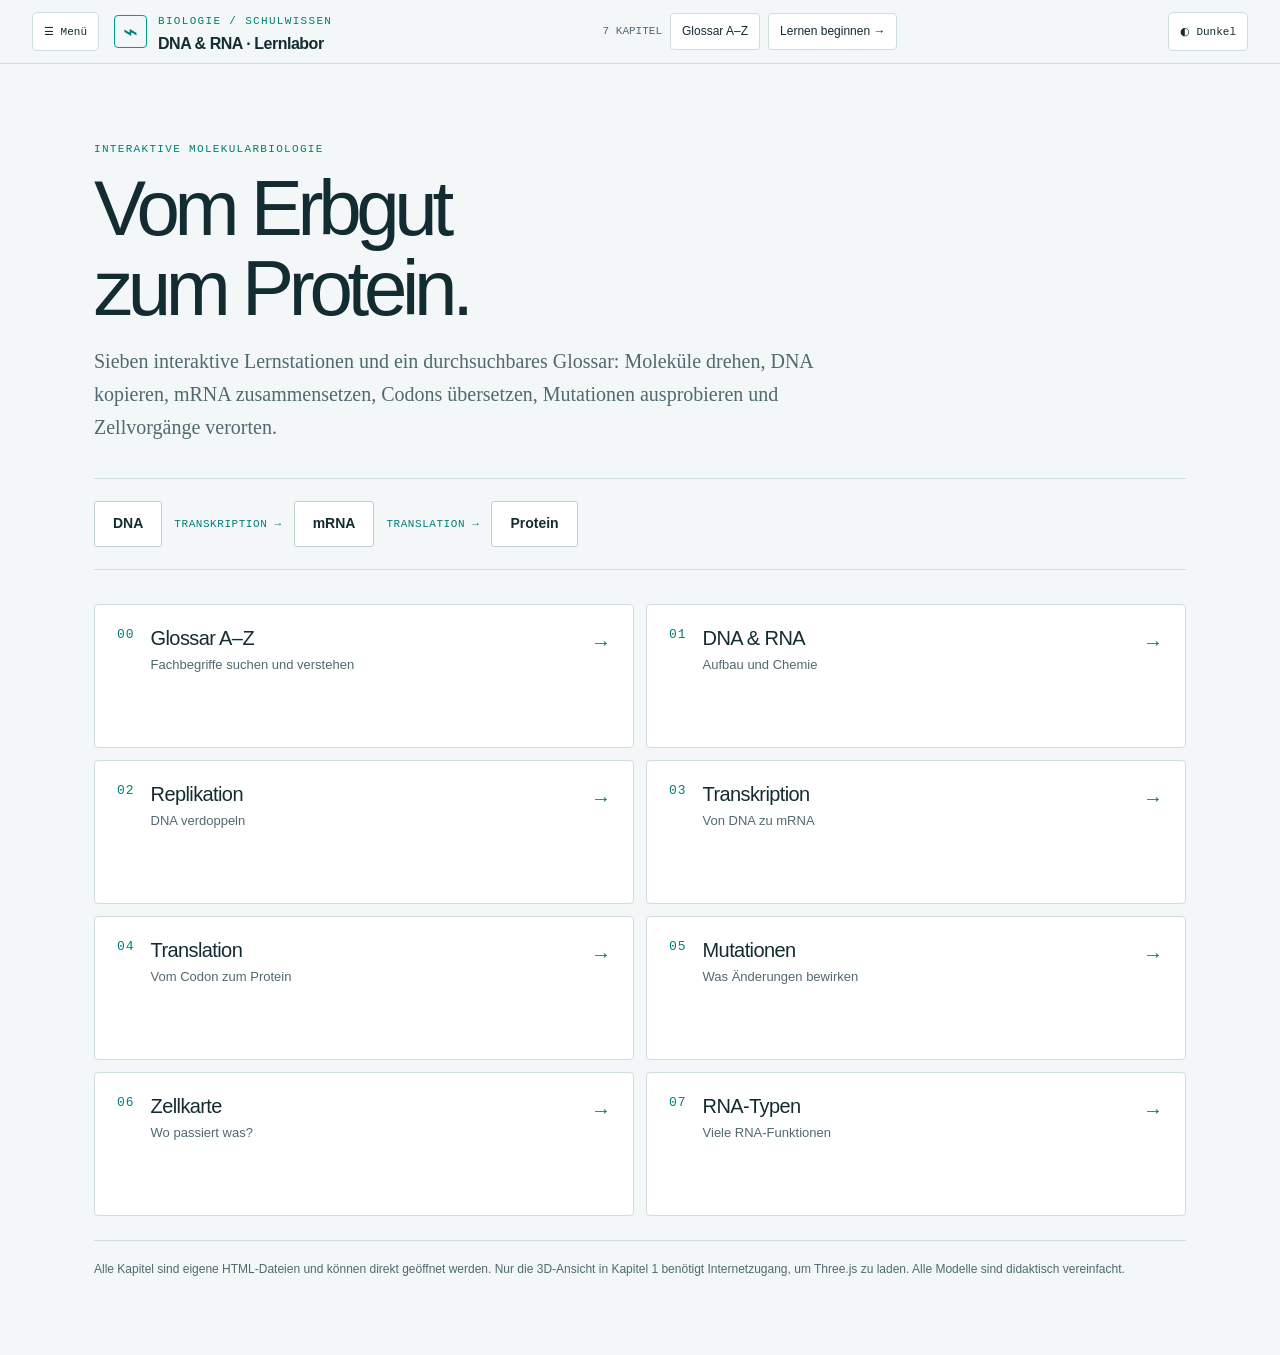
<file: index.html>
<!DOCTYPE html>

<html lang="de"><head><meta charset="utf-8"/><meta content="width=device-width,initial-scale=1" name="viewport"/><title>DNA &amp; RNA – Interaktives Lernlabor</title><style>
:root{color-scheme:dark;--bg:#071119;--panel:#0e1b26;--panel2:#142633;--line:#293d49;--ink:#ebf5f6;--muted:#9db4be;--cyan:#71d4ef;--orange:#ffc078;--mint:#7fdfbe;--purple:#c8a4f4;--red:#f49d99}
*{box-sizing:border-box}html{scroll-behavior:smooth}body{margin:0;min-width:320px;background:var(--bg);color:var(--ink);font:14px/1.55 system-ui,-apple-system,'Segoe UI',sans-serif}button,input,select{font:inherit}button,a,input,select{outline-offset:3px}button:focus-visible,a:focus-visible,input:focus-visible,select:focus-visible{outline:2px solid var(--mint)}a{color:inherit;text-decoration:none}
.shell{min-height:100vh;display:grid;grid-template-columns:215px minmax(0,1fr) 288px;grid-template-rows:68px minmax(0,1fr)}.top{grid-column:1/-1;display:flex;align-items:center;justify-content:space-between;gap:16px;padding:0 24px;background:#0b1822;border-bottom:1px solid var(--line)}.brand{display:flex;gap:12px;align-items:center}.mark{display:grid;place-items:center;width:38px;height:38px;border:1px solid #36736e;background:#12312e;color:var(--mint);border-radius:11px;font-size:22px;font-weight:700}.eyebrow{color:var(--mint);font-size:10px;letter-spacing:.17em;font-weight:800;text-transform:uppercase}.brand b{display:block;font-size:16px;letter-spacing:-.03em}.topright{font-size:12px;color:var(--muted);display:flex;gap:14px;align-items:center}.topright a{border:1px solid #39525e;padding:7px 12px;border-radius:8px;color:#e5f4f5}.topright a:hover{background:#213543}
.nav{background:#0b1822;border-right:1px solid var(--line);padding:24px 12px;overflow-y:auto}.sidehead{padding:0 12px;color:#8da6b3;font-size:10px;letter-spacing:.12em;text-transform:uppercase;font-weight:800;margin-bottom:14px}.navlist{display:grid;gap:4px}.navlist a{display:flex;align-items:center;gap:11px;border-radius:10px;border:1px solid transparent;padding:11px 10px;color:#a6bdc8;font-size:12px}.navlist a span{font:700 11px ui-monospace,monospace;color:#75a8b8;min-width:20px}.navlist a:hover{background:#1b2c39;color:#fff}.navlist a.active{color:#eaf9fa;background:#1a3440;border-color:#366878}.navlist a.active span{color:var(--mint)}.navnotice{border-top:1px solid var(--line);margin-top:23px;padding:18px 11px;font-size:11px;line-height:1.65;color:#8ba5b2}
.main{min-width:0;background:radial-gradient(ellipse at 54% 32%,#18323c 0%,#0c202b 43%,#07131d 100%);display:flex;flex-direction:column}.headline{padding:26px 30px 10px}.headline h1{font-size:clamp(25px,3vw,38px);letter-spacing:-.055em;line-height:1.14;margin:5px 0 8px}.headline p{color:#a8c0ca;max-width:780px;margin:0;font-size:13px}.tag{font-size:10px;font-weight:800;letter-spacing:.13em;color:var(--mint);text-transform:uppercase}
.canvaswrap{margin:18px 25px 15px;border:1px solid #314956;background:radial-gradient(circle at center,#183341,#0d202b 63%,#0b1b26);border-radius:16px;min-height:375px;position:relative;overflow:hidden}.canvaswrap:before{content:'';position:absolute;inset:0;background-image:linear-gradient(#ffffff04 1px,transparent 1px),linear-gradient(90deg,#ffffff04 1px,transparent 1px);background-size:36px 36px;pointer-events:none}.viz{display:block;width:100%;height:auto;aspect-ratio:960/540;position:relative;z-index:1;user-select:none}.footviz{color:#8eabb9;font-size:11px;position:relative;z-index:2;padding:0 16px 13px}.viz text{font-family:system-ui,-apple-system,'Segoe UI',sans-serif;fill:#e8f4f5}.viz .minor{fill:#92adb9}.viz .cyan{fill:#71d4ef}.viz .orange{fill:#ffc078}.viz .mint{fill:#7fdfbe}.viz .purple{fill:#c8a4f4}.viz .red{fill:#ff9995}.viz .base{font-size:17px;font-weight:800;text-anchor:middle;dominant-baseline:central}.viz .cap{font-size:13px;letter-spacing:.035em}.viz .small{font-size:11px}.viz .big{font-size:20px;font-weight:700}.viz .pair{stroke:#9fb6c4;stroke-width:2;stroke-dasharray:3 5;opacity:.6}.viz .backbone{stroke:#6cd2ee;stroke-width:7;stroke-linecap:round;fill:none}.viz .backbone2{stroke:#ffc078;stroke-width:7;stroke-linecap:round;fill:none}
.controls{margin:0 25px 16px;border:1px solid var(--line);background:#122632;border-radius:13px;padding:15px 17px;display:flex;flex-direction:column;gap:12px}.controlrow{display:flex;gap:9px;align-items:center;flex-wrap:wrap}.controlrow label{color:#a4bcc6;font-size:12px}.controls button,.rpanel button,.controls select{background:#203a49;border:1px solid #496777;color:#e5f4f5;padding:9px 12px;border-radius:8px;cursor:pointer;font-size:12px}.controls button:hover,.rpanel button:hover{background:#2d5262}.controls button.active{background:#1b514d;border-color:#5ba795;color:#d8fff1}.controls input[type=range]{flex:1;min-width:140px;accent-color:var(--mint)}.mono{font:700 13px ui-monospace,monospace;color:var(--orange);letter-spacing:.04em;overflow-wrap:anywhere}.textinp{background:#0b1925;border:1px solid #57717e;border-radius:8px;padding:10px;color:#f1f9f9;text-transform:uppercase;font:700 14px ui-monospace,monospace;width:min(100%,350px)}.pills{display:flex;flex-wrap:wrap;gap:7px}.pills span{padding:5px 8px;border:1px solid #395663;background:#142d3a;border-radius:6px;font:600 12px ui-monospace,monospace;color:#c6e0e9}
.rpanel{background:#0b1822;border-left:1px solid var(--line);padding:26px 18px;overflow-y:auto}.rpanel h2{font-size:21px;letter-spacing:-.04em;line-height:1.2;margin:8px 0 12px}.rpanel p{font-size:12px;color:#adc2cc;margin:0 0 17px;line-height:1.7}.info{padding:13px 0;border-top:1px solid var(--line)}.info b{display:block;color:#e3f2f5;font-size:12px;margin-bottom:4px}.info span{color:#9fb7c3;font-size:12px;line-height:1.6}.stepslink{display:flex;gap:8px;justify-content:space-between;border-top:1px solid var(--line);padding-top:17px;margin-top:20px}.stepslink a{padding:8px 10px;background:#18313c;border-radius:7px;border:1px solid #34535e;font-size:11px}.stepslink a:hover{background:#254553}.quiz{margin:20px 0 8px;padding:14px;border:1px solid #3b5c67;border-radius:11px;background:#122936}.quiz strong{font-size:12px}.quiz .answer{display:block;text-align:left;width:100%;margin-top:8px}.quiz .feedback{min-height:21px;color:var(--mint);font-size:12px;margin-top:9px}.result{font-size:13px;color:#d6eaf0;background:#132e39;border:1px solid #416474;border-radius:9px;padding:13px 14px;min-height:45px;margin:0 25px 20px}.result strong{color:var(--mint)}.notebox{padding:10px 14px;margin:0 25px 18px;border-left:2px solid #77aeb9;color:#9db8c5;font-size:11px}
@media(max-width:1150px){.shell{grid-template-columns:170px minmax(0,1fr) 252px}.nav{padding:18px 7px}.rpanel{padding:19px 13px}.headline{padding:20px 20px 6px}.canvaswrap,.controls{margin-left:17px;margin-right:17px}.result,.notebox{margin-left:17px;margin-right:17px}}
@media(max-width:900px){.shell{grid-template-columns:1fr;grid-template-rows:auto auto auto auto}.top{grid-column:1;grid-row:1;min-height:64px}.nav{grid-column:1;grid-row:2;padding:9px 12px;border-right:0;border-bottom:1px solid var(--line);overflow:auto}.sidehead,.navnotice{display:none}.navlist{display:flex;min-width:max-content;gap:5px}.navlist a{padding:8px 10px}.main{grid-column:1;grid-row:3}.rpanel{grid-column:1;grid-row:4;border-left:0;border-top:1px solid var(--line);display:block}.viz{min-height:260px}.canvaswrap{min-height:0}.rpanel .factgrid{display:grid;grid-template-columns:repeat(2,minmax(0,1fr));gap:5px 16px}.topright span{display:none}}
@media(max-width:540px){.top{padding:9px 12px}.brand b{font-size:13px}.topright{gap:5px}.topright a{font-size:11px;padding:6px}.headline{padding:19px 16px 0}.headline h1{font-size:27px}.canvaswrap{margin:12px 9px}.viz{min-height:220px}.controls{margin:0 9px 13px}.result,.notebox{margin:0 9px 12px}.rpanel .factgrid{display:block}.controlrow button{font-size:11px;padding:7px 9px}}
@media(prefers-reduced-motion:reduce){*{scroll-behavior:auto!important;transition:none!important}}

.introhero{padding:56px 30px 36px;max-width:1100px;margin:auto}.introhero h1{font-size:clamp(40px,6vw,77px);letter-spacing:-.07em;line-height:1.02;margin:11px 0 17px}.introhero p{max-width:670px;font-size:16px;color:#b6cad2;line-height:1.7}.flowdiagram{padding:20px 0;display:flex;align-items:center;flex-wrap:wrap;gap:12px;margin:17px 0}.flowdiagram span{border:1px solid #38636b;background:#193741;padding:11px 18px;border-radius:9px;color:#d3f9ee;font-weight:750}.flowdiagram small{color:#77a4b5;letter-spacing:.12em}.gridchap{display:grid;grid-template-columns:repeat(2,minmax(0,1fr));gap:13px}.chapter{display:flex;align-items:flex-start;gap:16px;padding:22px;border:1px solid #324d5c;border-radius:13px;background:#122532;min-height:132px}.chapter:hover{background:#1a3441;border-color:#5b9ca1}.chapter .number{font:800 13px ui-monospace,monospace;color:var(--mint)}.chapter h2{margin:0 0 4px;font-size:20px;letter-spacing:-.03em}.chapter p{font-size:13px;color:#9fb8c3;margin:0}.chevron{margin-left:auto;color:var(--mint);font-size:20px}.landingfoot{margin-top:24px;border-top:1px solid var(--line);padding-top:19px;font-size:12px;color:#91aebc}@media(max-width:650px){.introhero{padding:32px 17px}.gridchap{grid-template-columns:1fr}.chapter{min-height:0;padding:18px}}
</style><link rel="stylesheet" href="modern-objectivity.css">
<link rel="stylesheet" href="lab-theme.css">
<script defer src="lab-theme.js"></script>
</head><body><header class="top"><a class="brand" href="index.html"><span class="mark">⌁</span><span><span class="eyebrow">Biologie / Schulwissen</span><b>DNA &amp; RNA · Lernlabor</b></span></a><div class="topright"><span>7 KAPITEL</span><a href="00_glossar.html">Glossar A–Z</a><a href="01_dna_rna.html">Lernen beginnen →</a></div></header><main class="introhero"><div class="eyebrow">Interaktive Molekularbiologie</div><h1>Vom Erbgut<br/>zum Protein.</h1><p>Sieben interaktive Lernstationen und ein durchsuchbares Glossar: Moleküle drehen, DNA kopieren, mRNA zusammensetzen, Codons übersetzen, Mutationen ausprobieren und Zellvorgänge verorten.</p><div class="flowdiagram"><span>DNA</span><small>TRANSKRIPTION →</small><span>mRNA</span><small>TRANSLATION →</small><span>Protein</span></div><div class="gridchap"><a class="chapter" href="00_glossar.html"><span class="number">00</span><div><h2>Glossar A–Z</h2><p>Fachbegriffe suchen und verstehen</p></div><span class="chevron">→</span></a><a class="chapter" href="01_dna_rna.html"><span class="number">01</span><div><h2>DNA &amp; RNA</h2><p>Aufbau und Chemie</p></div><span class="chevron">→</span></a><a class="chapter" href="02_replikation.html"><span class="number">02</span><div><h2>Replikation</h2><p>DNA verdoppeln</p></div><span class="chevron">→</span></a><a class="chapter" href="03_transkription.html"><span class="number">03</span><div><h2>Transkription</h2><p>Von DNA zu mRNA</p></div><span class="chevron">→</span></a><a class="chapter" href="04_translation.html"><span class="number">04</span><div><h2>Translation</h2><p>Vom Codon zum Protein</p></div><span class="chevron">→</span></a><a class="chapter" href="05_mutationen.html"><span class="number">05</span><div><h2>Mutationen</h2><p>Was Änderungen bewirken</p></div><span class="chevron">→</span></a><a class="chapter" href="06_zellkarte.html"><span class="number">06</span><div><h2>Zellkarte</h2><p>Wo passiert was?</p></div><span class="chevron">→</span></a><a class="chapter" href="07_rna_typen.html"><span class="number">07</span><div><h2>RNA-Typen</h2><p>Viele RNA-Funktionen</p></div><span class="chevron">→</span></a></div><div class="landingfoot">Alle Kapitel sind eigene HTML-Dateien und können direkt geöffnet werden. Nur die 3D-Ansicht in Kapitel 1 benötigt Internetzugang, um Three.js zu laden. Alle Modelle sind didaktisch vereinfacht.</div></main></body></html>
</file>
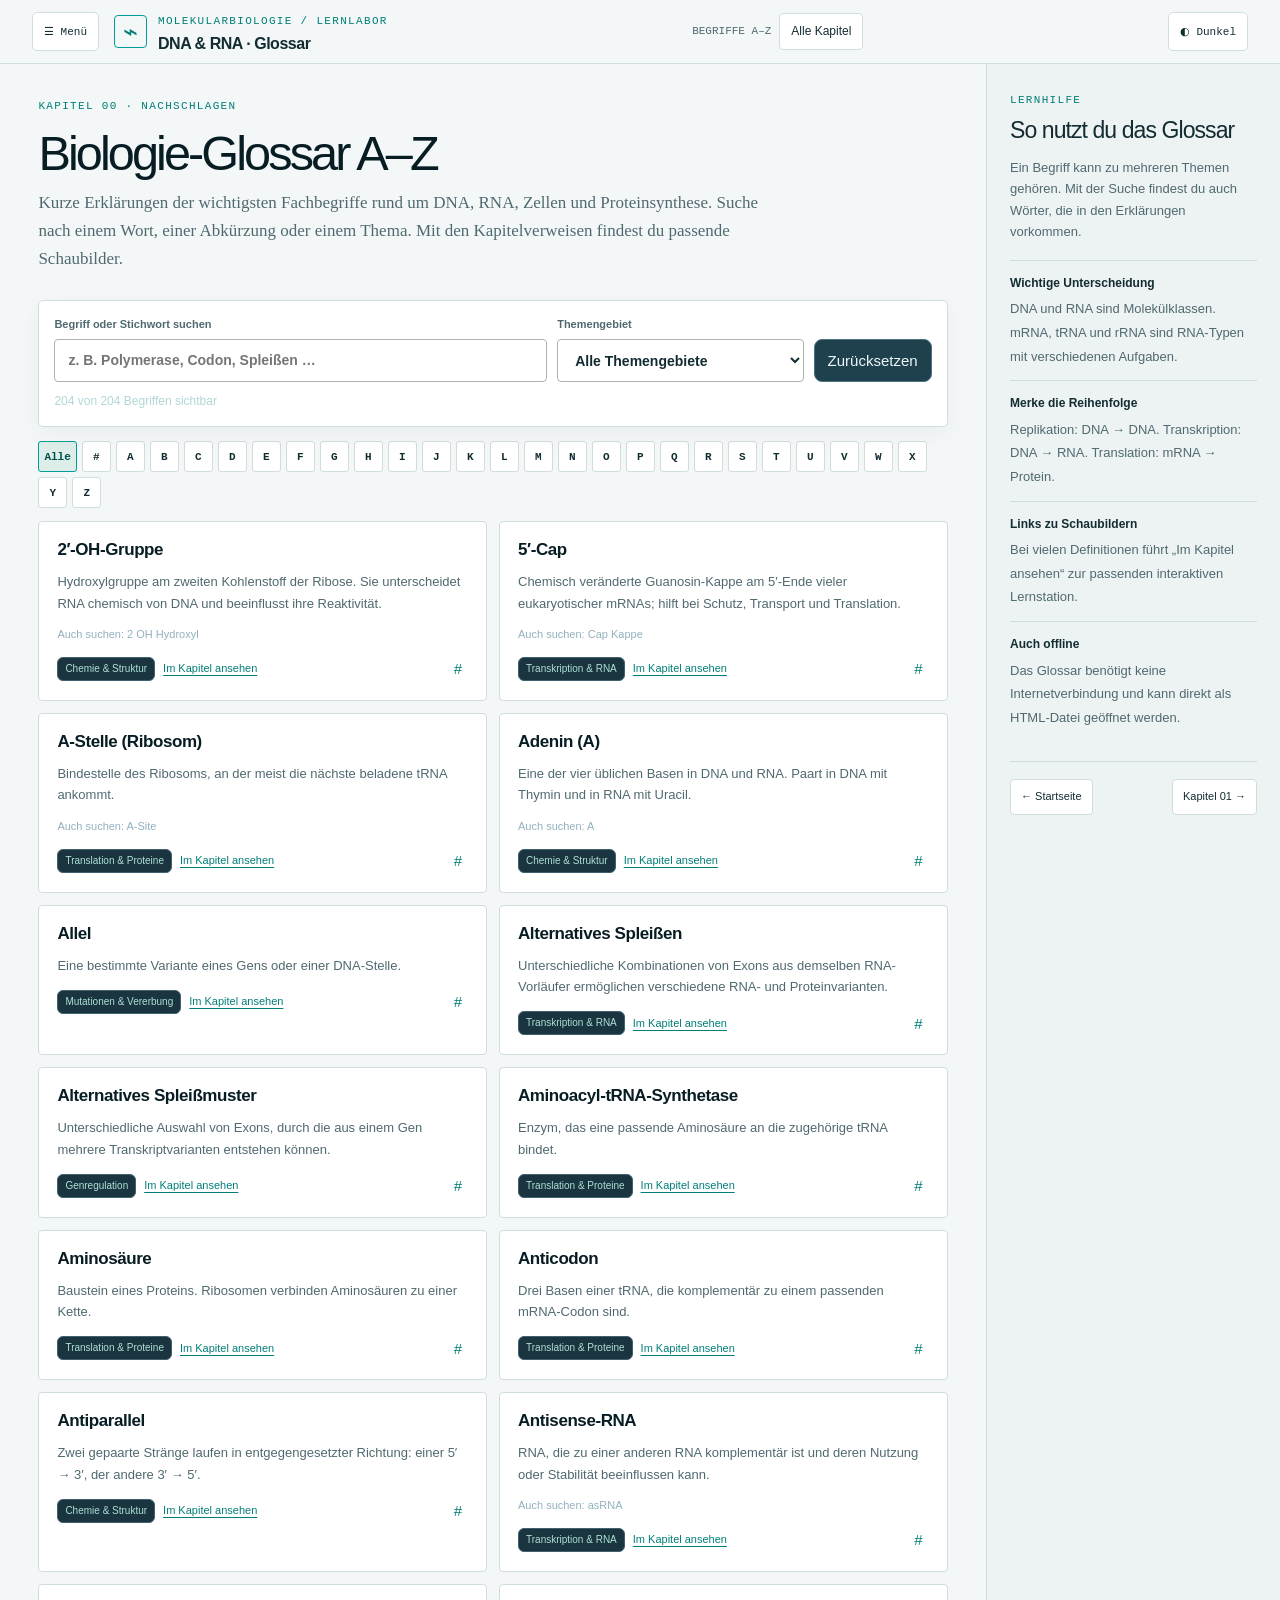
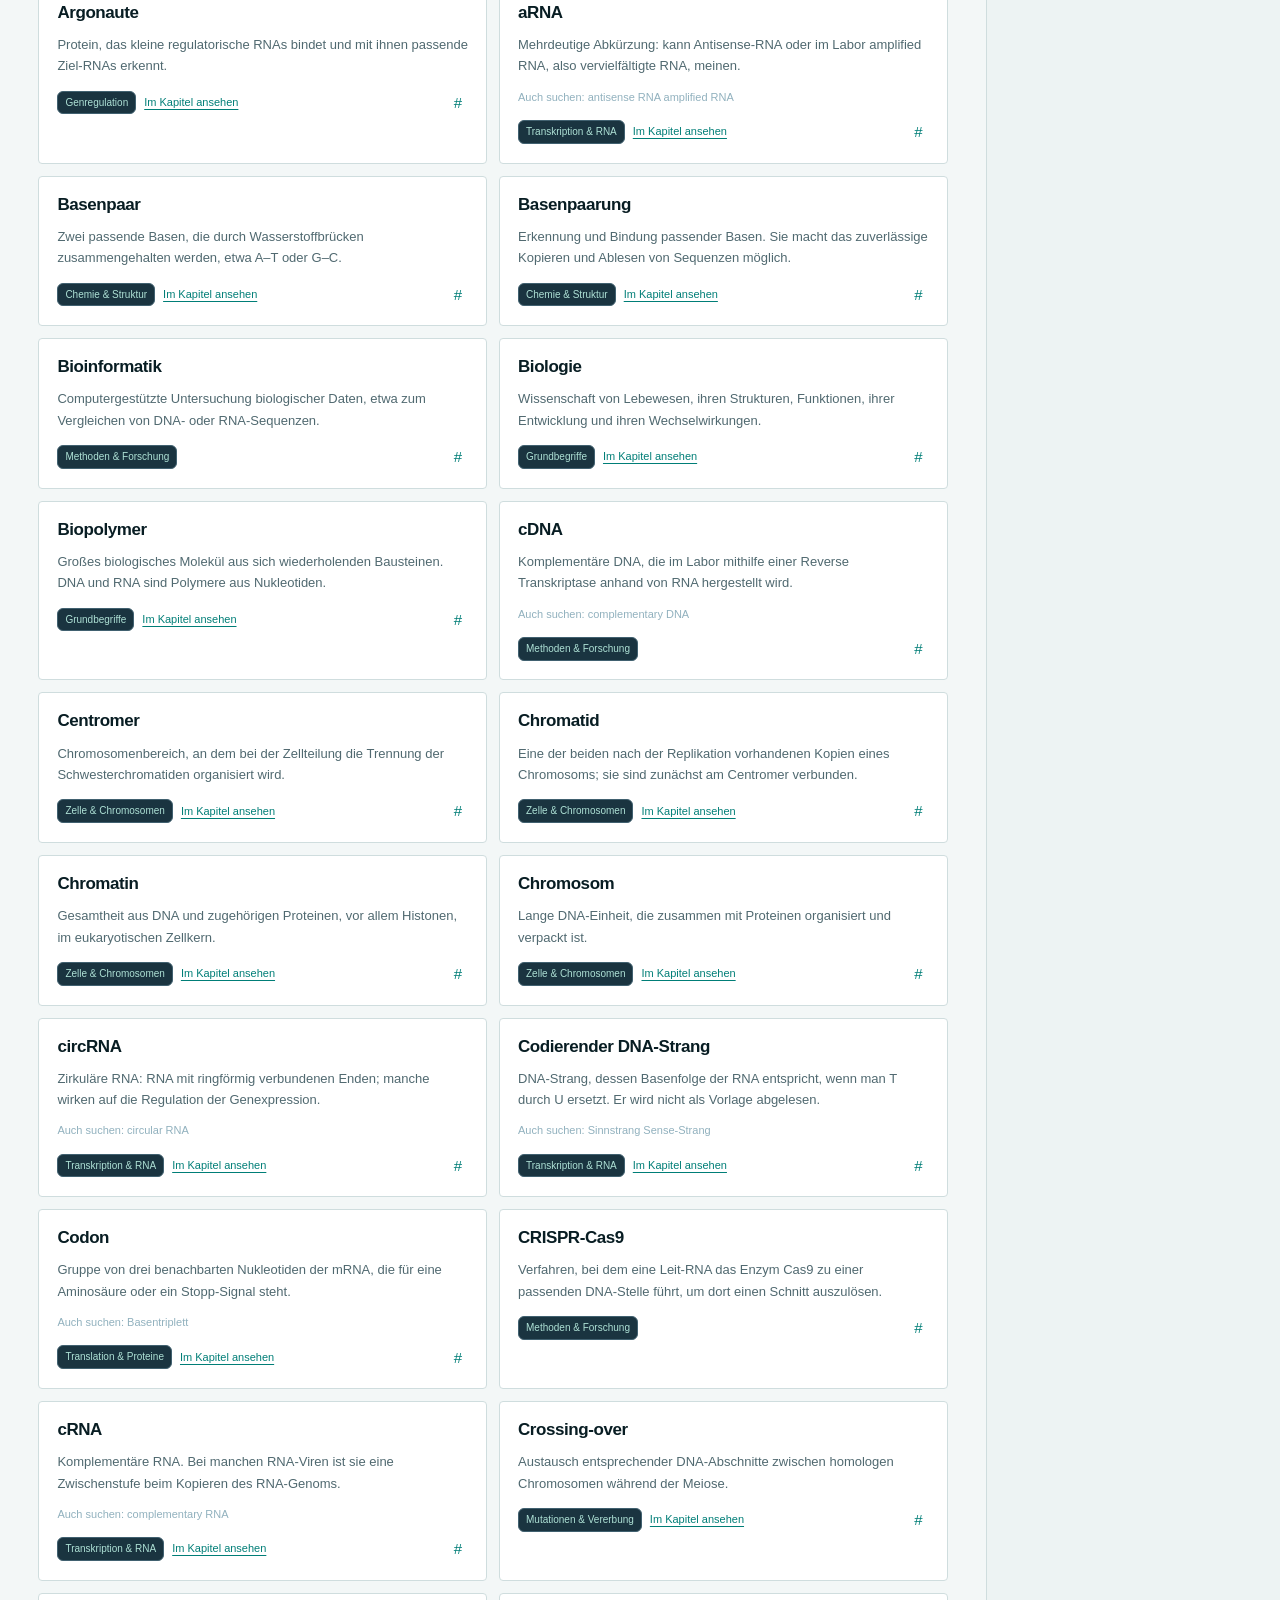
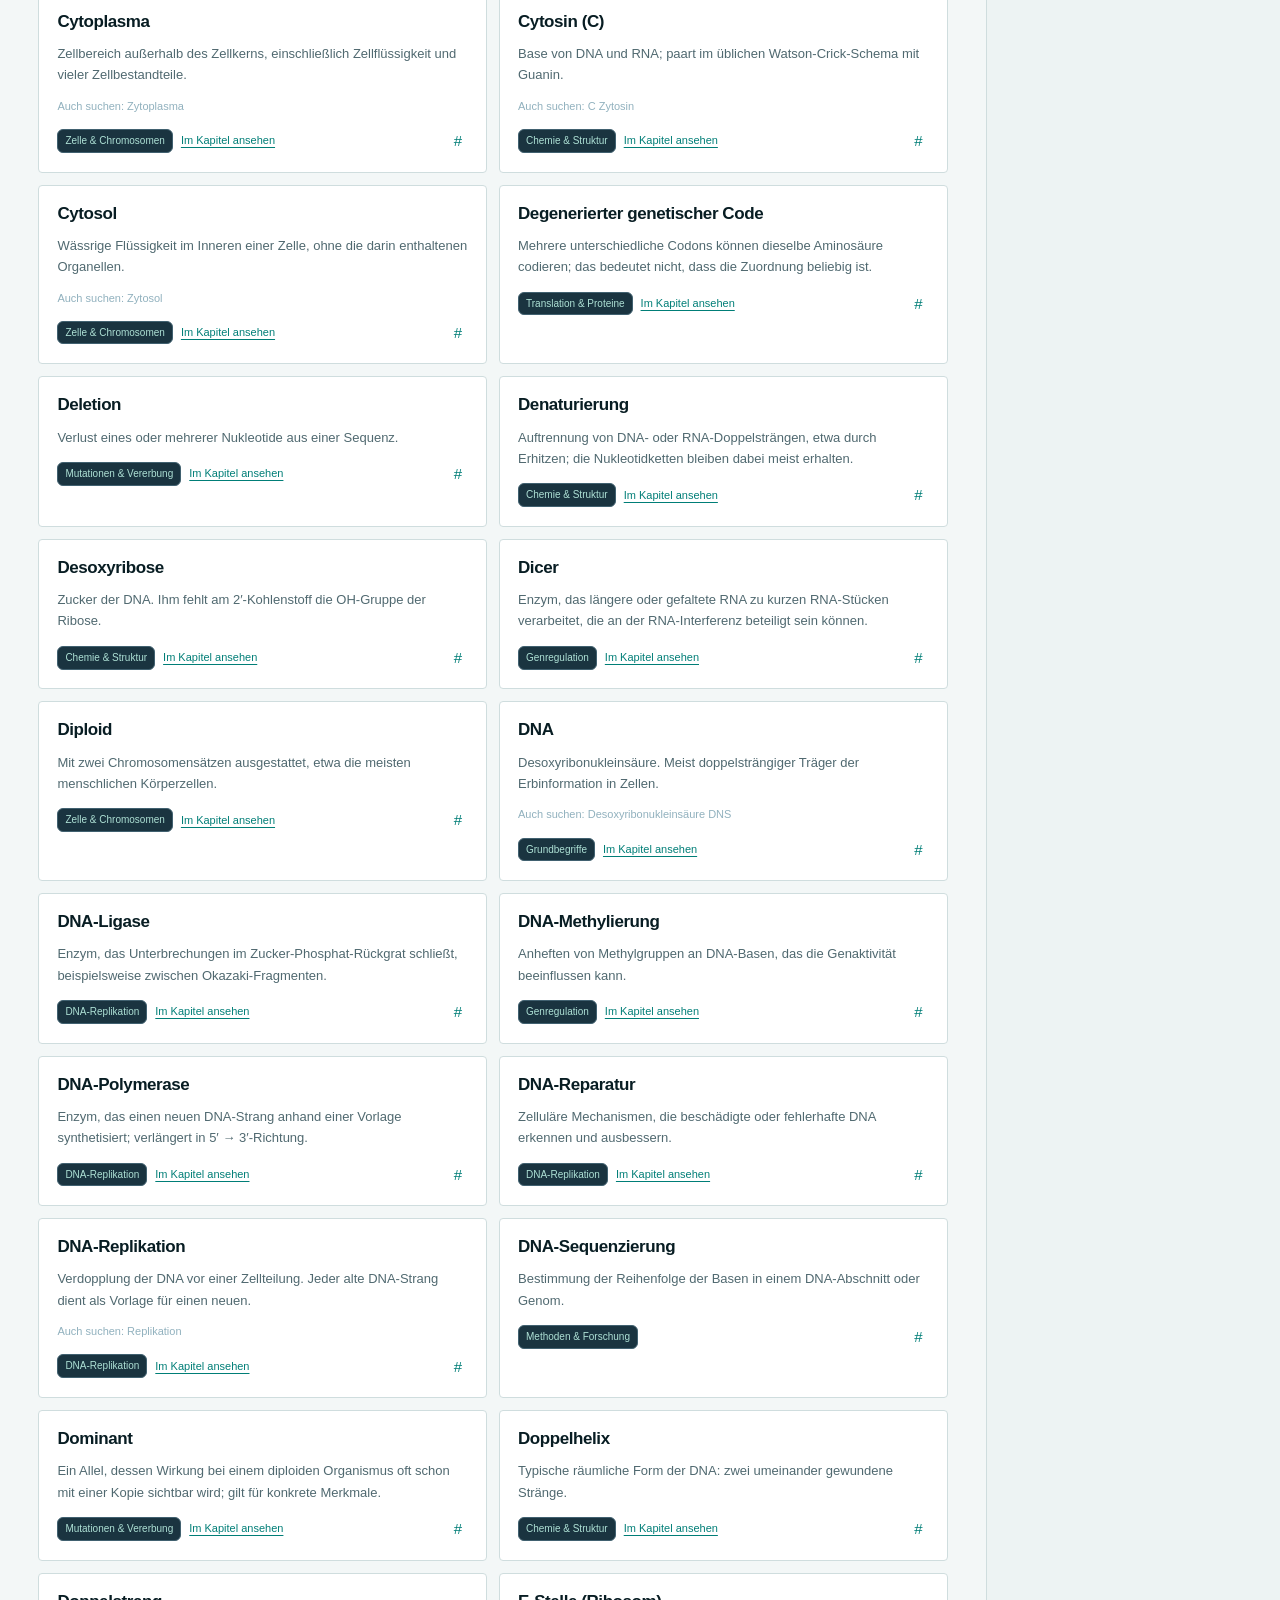
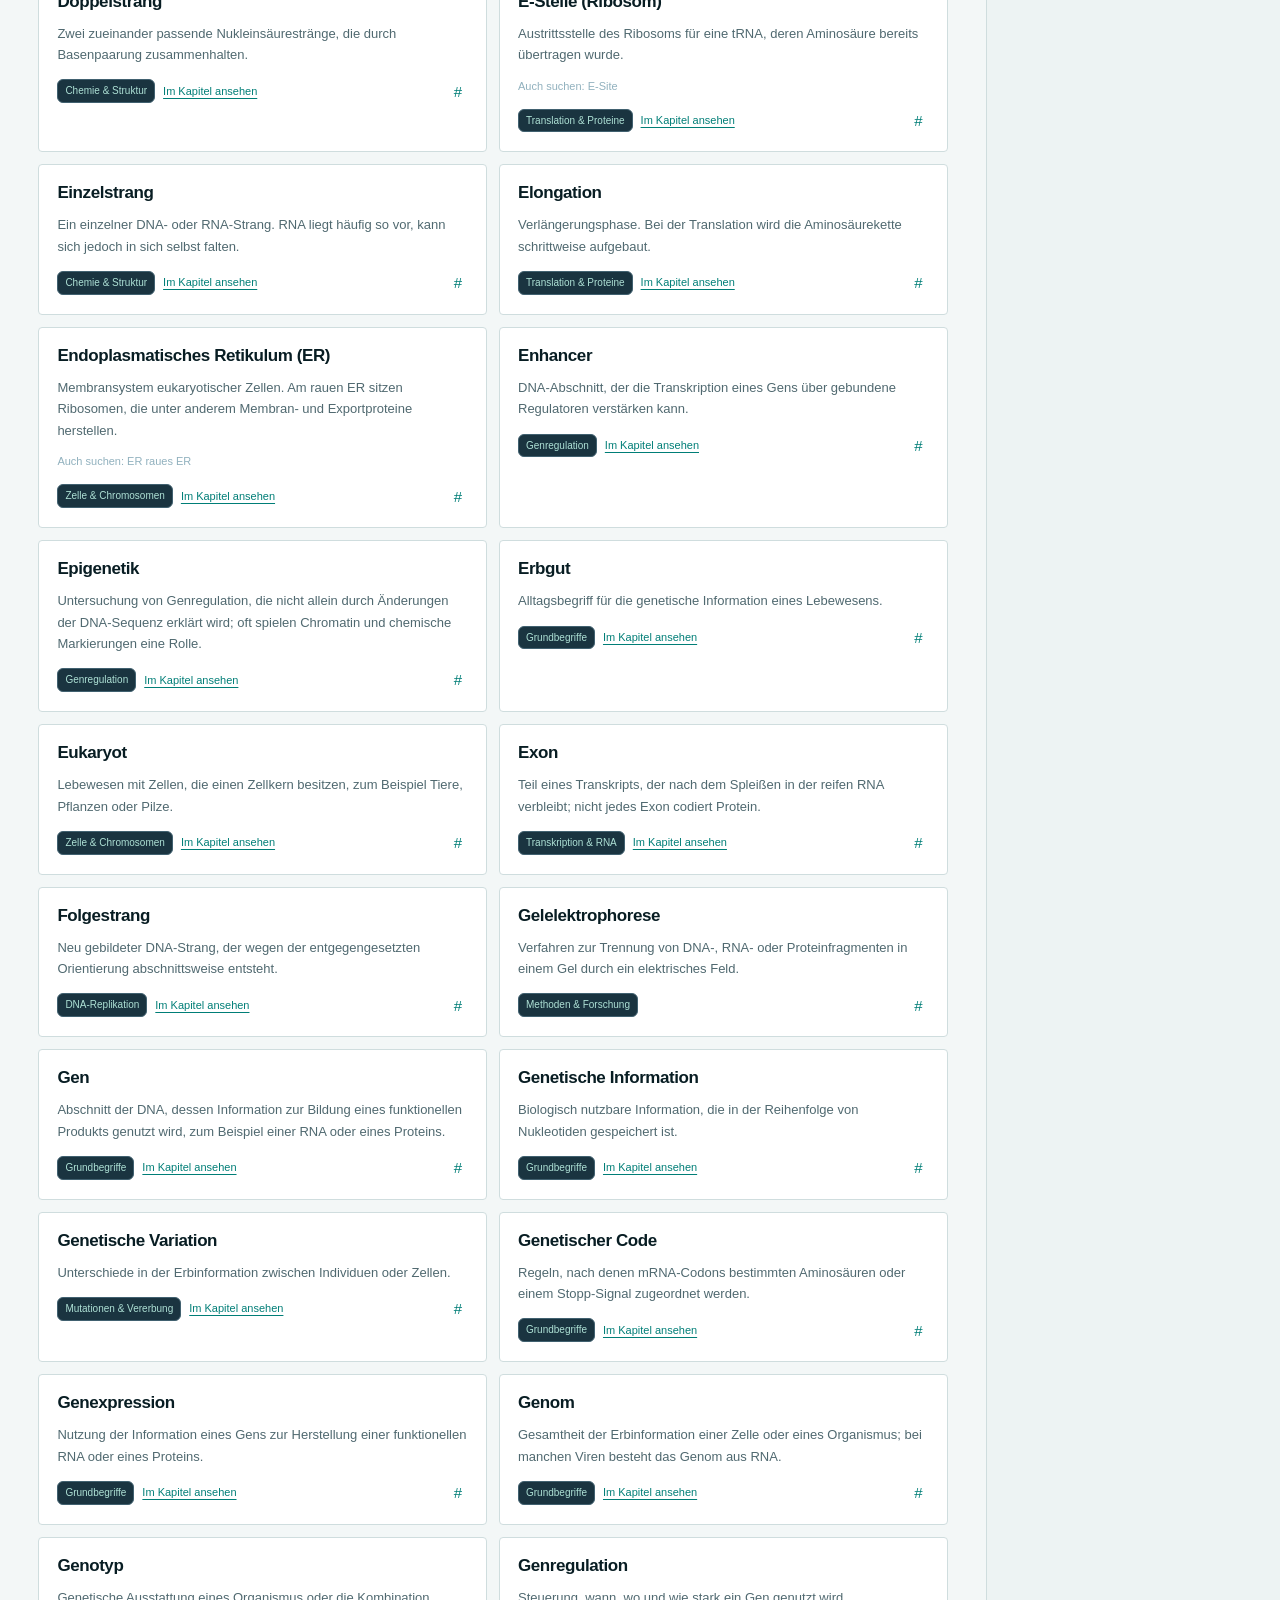
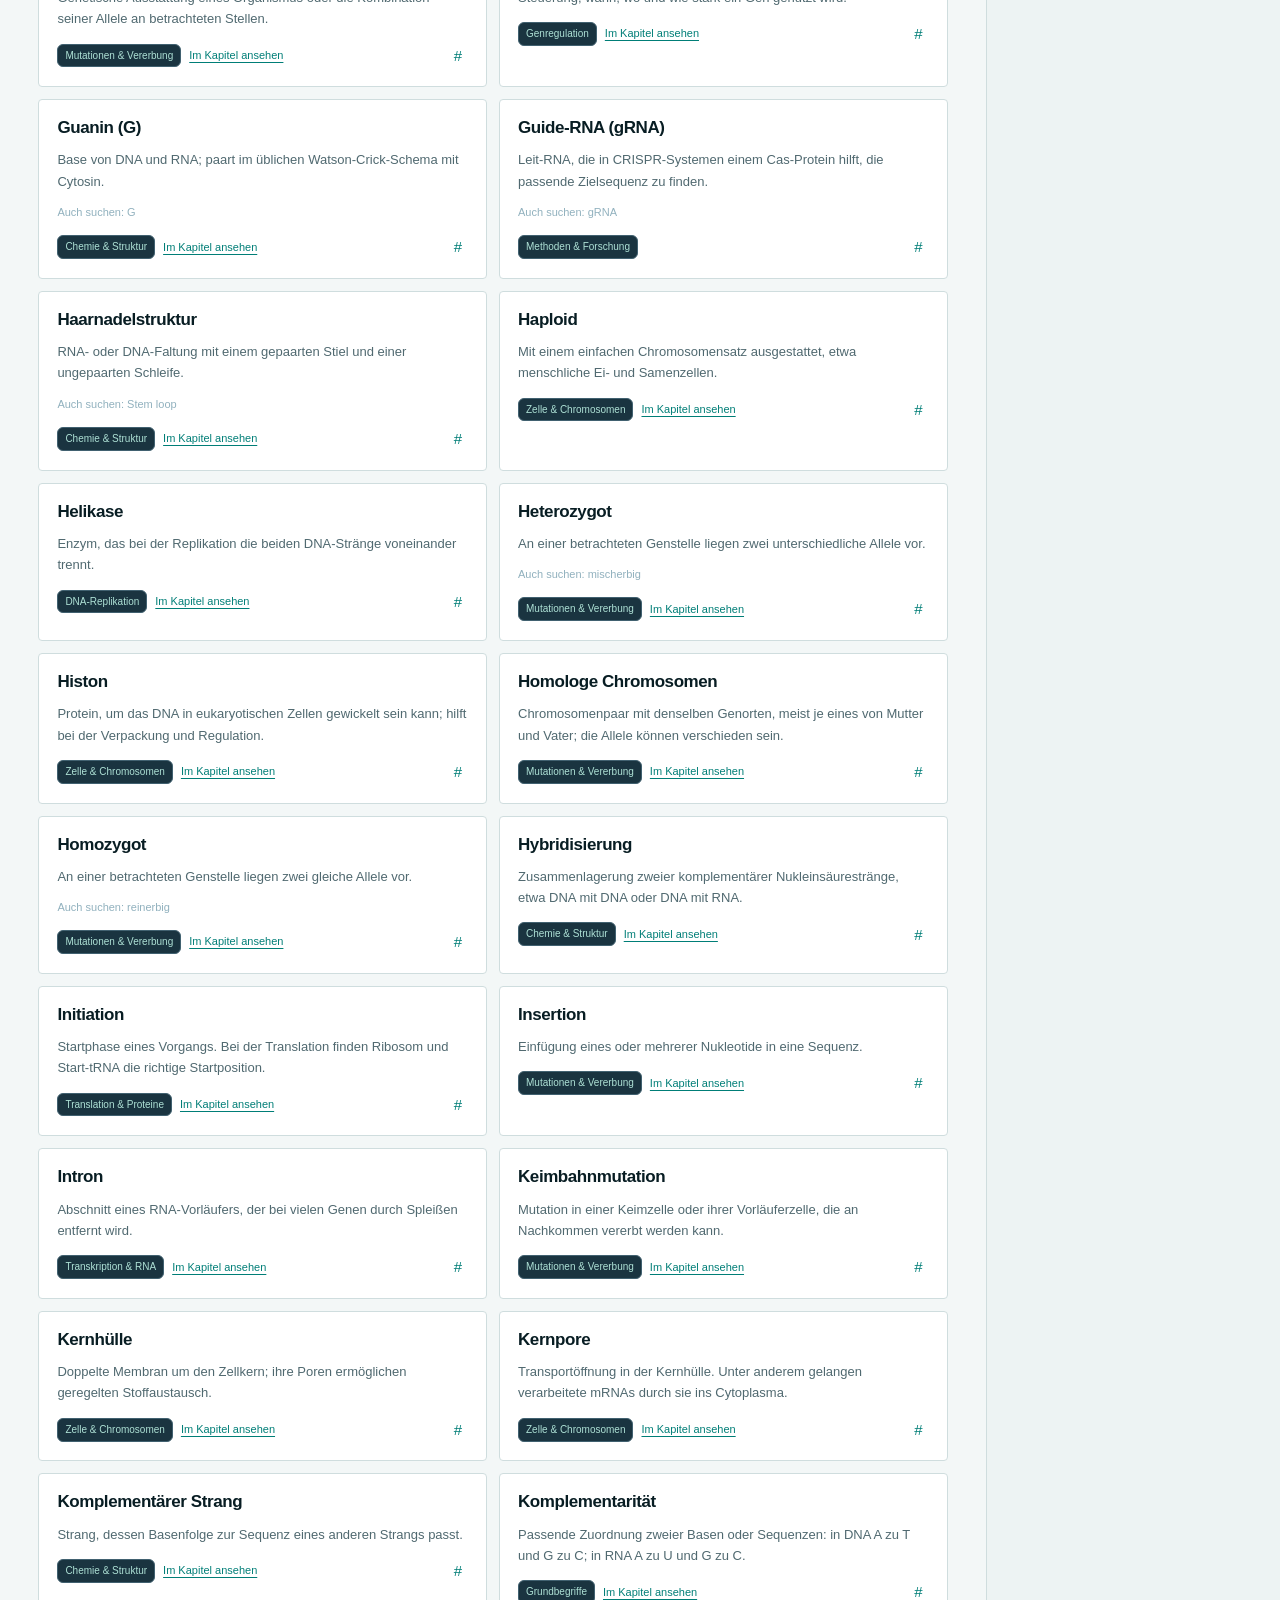
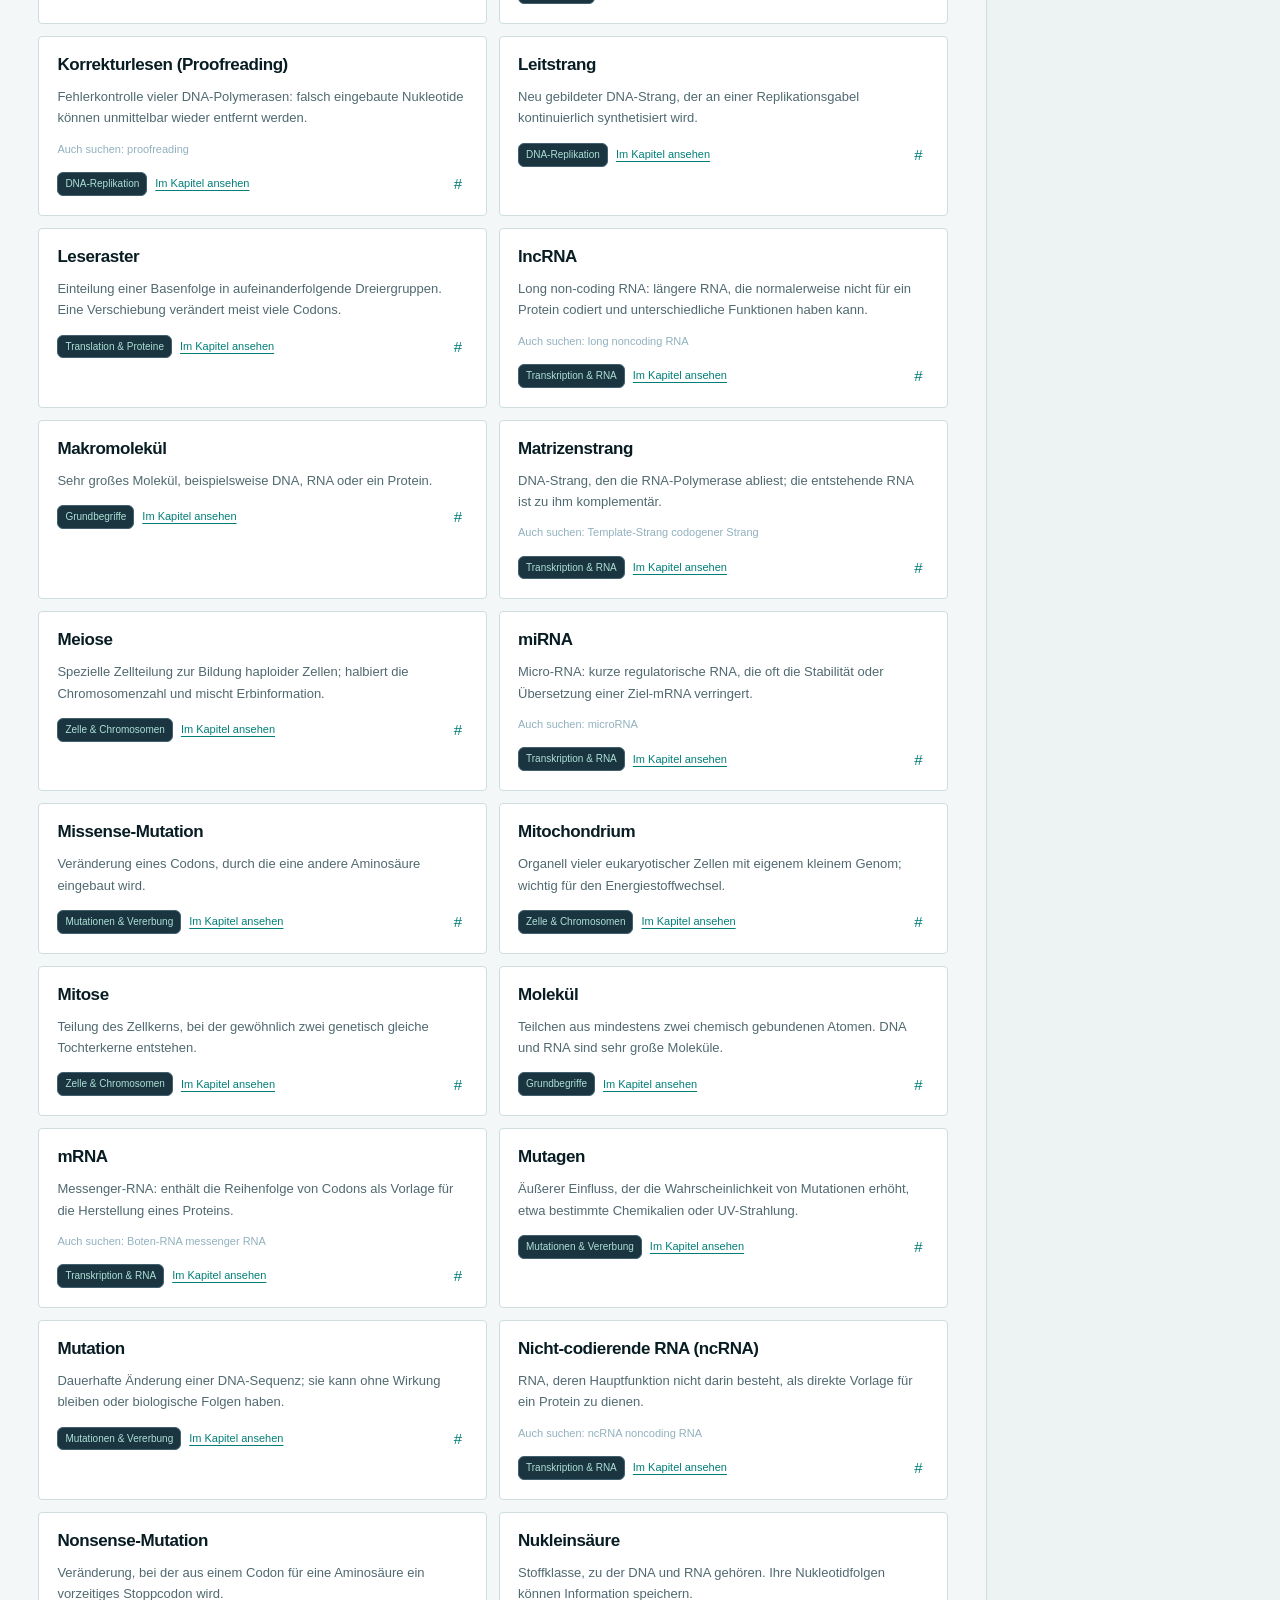
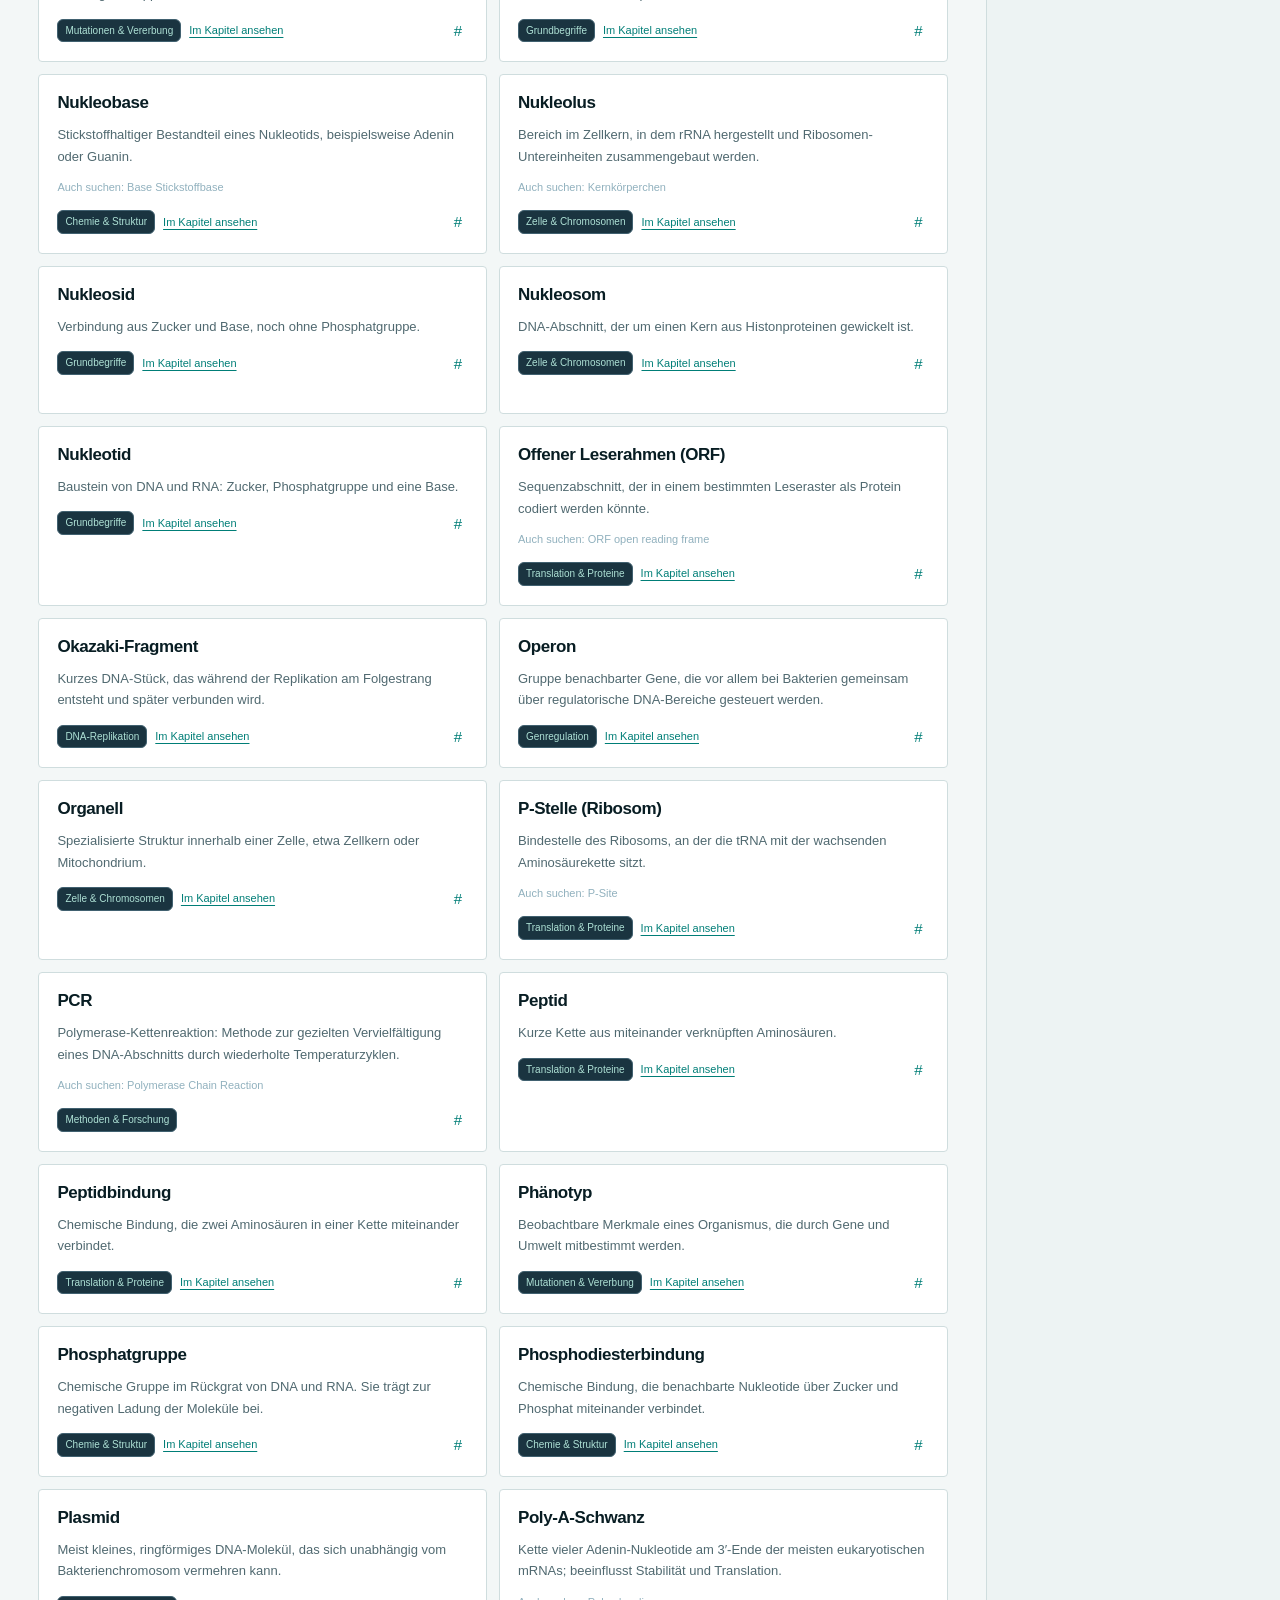
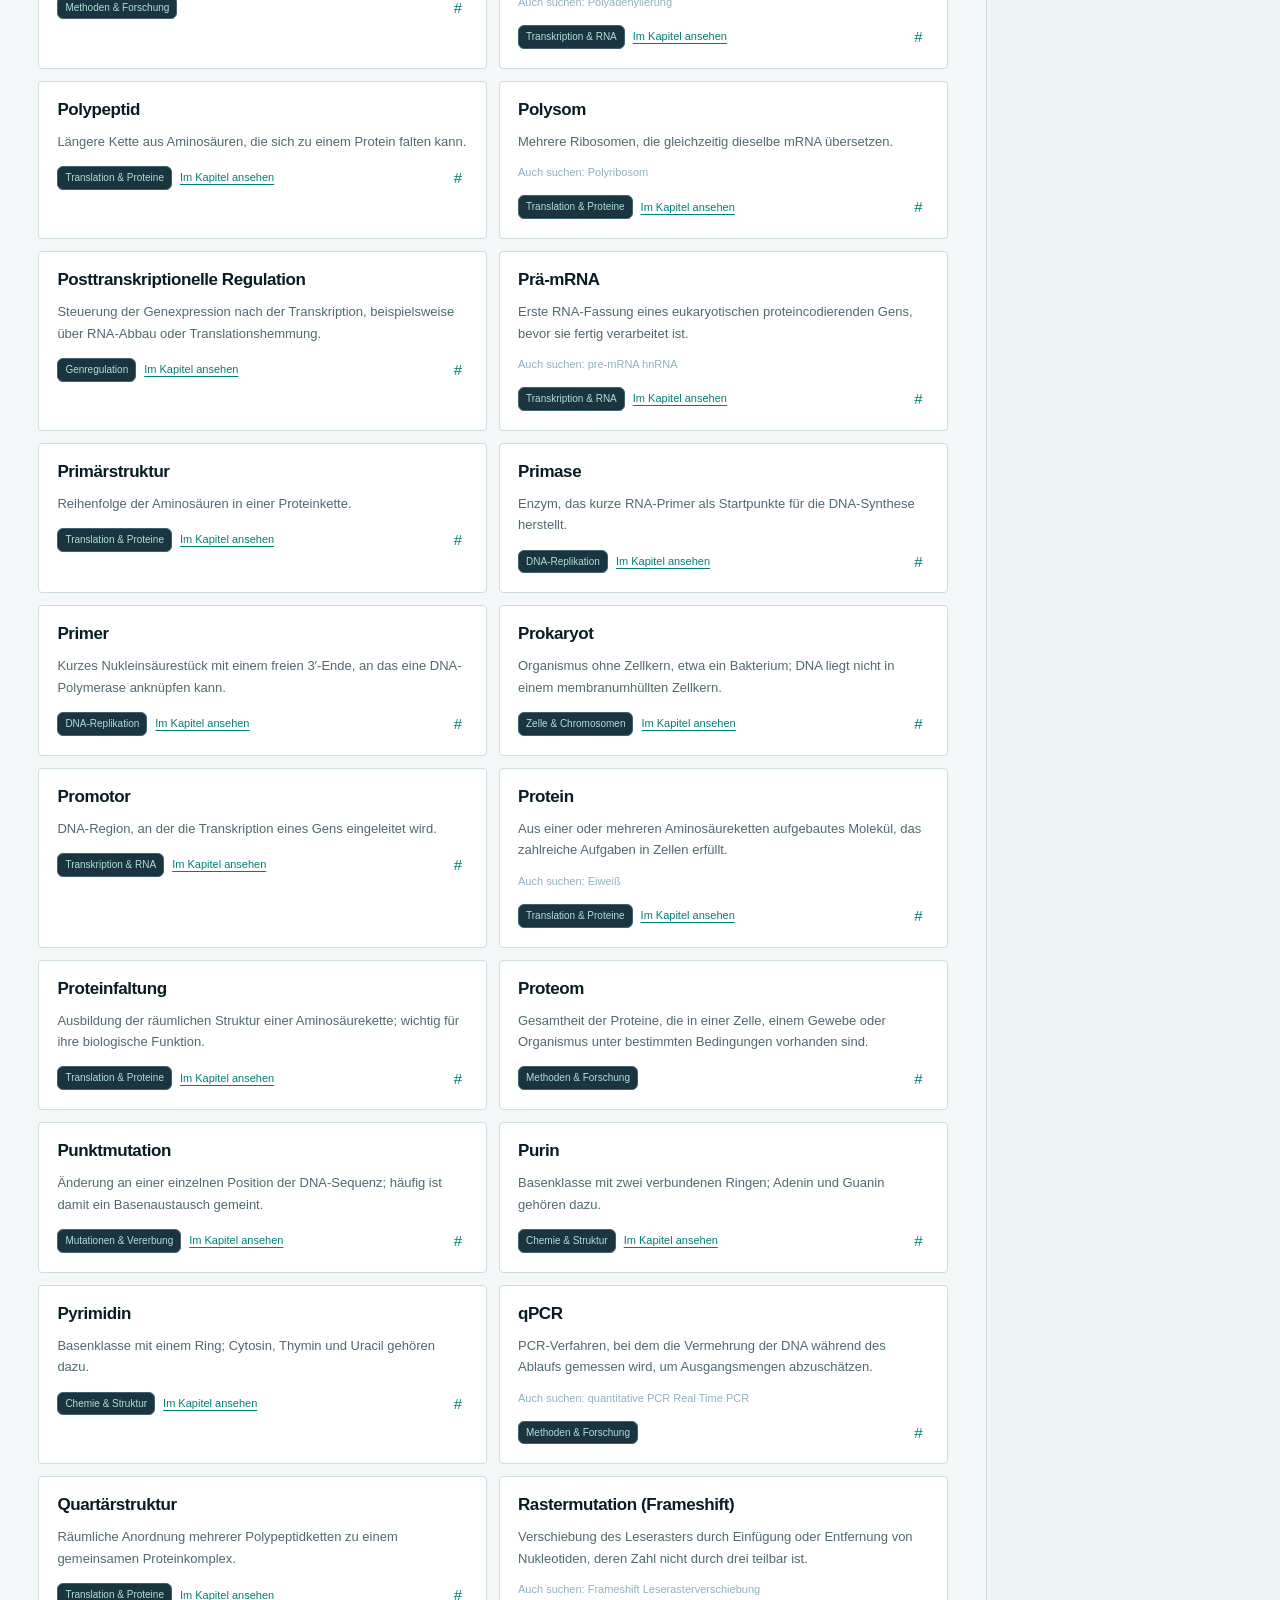
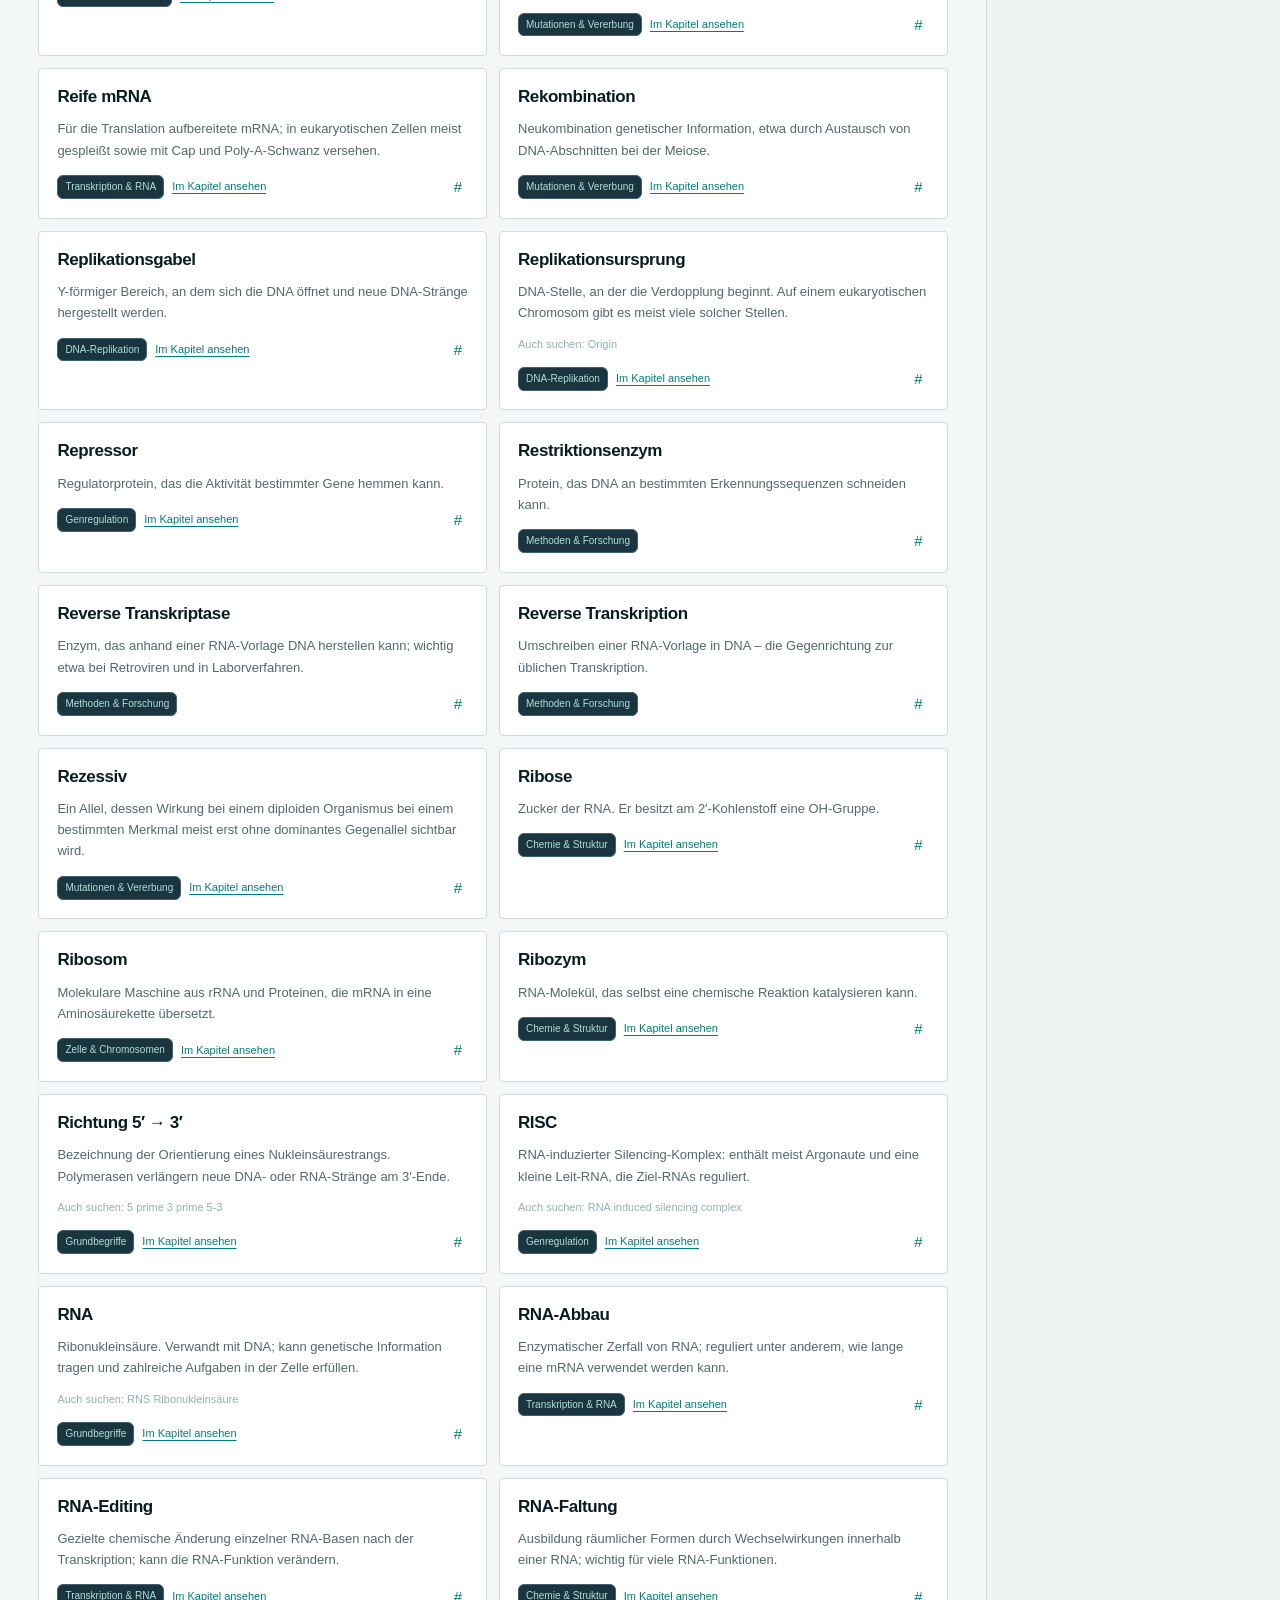
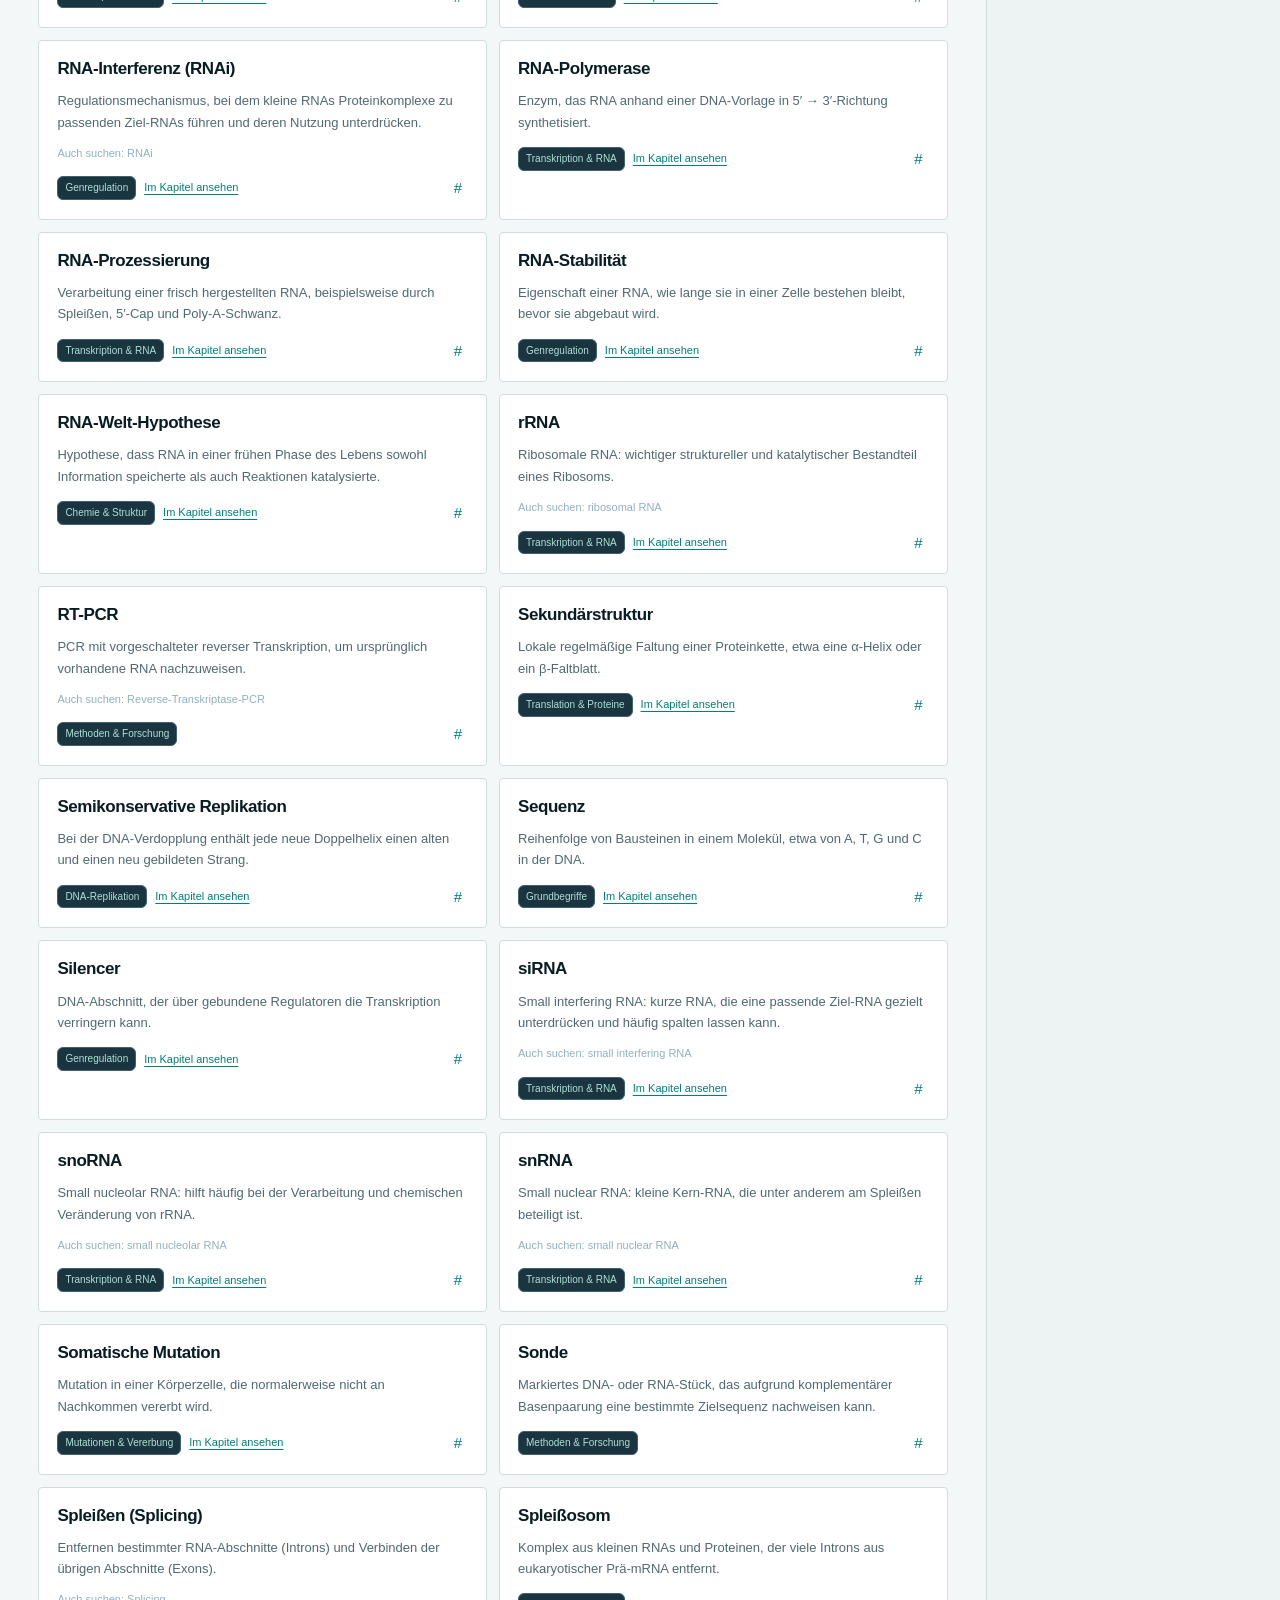
<file: 00_glossar.html>
<!doctype html><html lang="de"><head><meta charset="utf-8"><meta name="viewport" content="width=device-width,initial-scale=1"><meta name="description" content="Durchsuchbares Glossar zu DNA, RNA, Molekularbiologie, Replikation, Transkription, Translation und Mutationen."><title>Glossar A–Z – DNA &amp; RNA Lernlabor</title><style>
:root{color-scheme:dark;--bg:#071119;--panel:#0e1b26;--panel2:#142633;--line:#293d49;--ink:#ebf5f6;--muted:#9db4be;--cyan:#71d4ef;--orange:#ffc078;--mint:#7fdfbe;--purple:#c8a4f4;--red:#f49d99}
*{box-sizing:border-box}html{scroll-behavior:smooth}body{margin:0;min-width:320px;background:var(--bg);color:var(--ink);font:14px/1.55 system-ui,-apple-system,'Segoe UI',sans-serif}button,input,select{font:inherit}button,a,input,select{outline-offset:3px}button:focus-visible,a:focus-visible,input:focus-visible,select:focus-visible{outline:2px solid var(--mint)}a{color:inherit;text-decoration:none}
.shell{min-height:100vh;display:grid;grid-template-columns:215px minmax(0,1fr) 288px;grid-template-rows:68px minmax(0,1fr)}.top{grid-column:1/-1;display:flex;align-items:center;justify-content:space-between;gap:16px;padding:0 24px;background:#0b1822;border-bottom:1px solid var(--line)}.brand{display:flex;gap:12px;align-items:center}.mark{display:grid;place-items:center;width:38px;height:38px;border:1px solid #36736e;background:#12312e;color:var(--mint);border-radius:11px;font-size:22px;font-weight:700}.eyebrow{color:var(--mint);font-size:10px;letter-spacing:.17em;font-weight:800;text-transform:uppercase}.brand b{display:block;font-size:16px;letter-spacing:-.03em}.topright{font-size:12px;color:var(--muted);display:flex;gap:14px;align-items:center}.topright a{border:1px solid #39525e;padding:7px 12px;border-radius:8px;color:#e5f4f5}.topright a:hover{background:#213543}
.nav{background:#0b1822;border-right:1px solid var(--line);padding:24px 12px;overflow-y:auto}.sidehead{padding:0 12px;color:#8da6b3;font-size:10px;letter-spacing:.12em;text-transform:uppercase;font-weight:800;margin-bottom:14px}.navlist{display:grid;gap:4px}.navlist a{display:flex;align-items:center;gap:11px;border-radius:10px;border:1px solid transparent;padding:11px 10px;color:#a6bdc8;font-size:12px}.navlist a span{font:700 11px ui-monospace,monospace;color:#75a8b8;min-width:20px}.navlist a:hover{background:#1b2c39;color:#fff}.navlist a.active{color:#eaf9fa;background:#1a3440;border-color:#366878}.navlist a.active span{color:var(--mint)}.navnotice{border-top:1px solid var(--line);margin-top:23px;padding:18px 11px;font-size:11px;line-height:1.65;color:#8ba5b2}
.main{min-width:0;background:radial-gradient(ellipse at 54% 32%,#18323c 0%,#0c202b 43%,#07131d 100%);display:flex;flex-direction:column}.headline{padding:26px 30px 10px}.headline h1{font-size:clamp(25px,3vw,38px);letter-spacing:-.055em;line-height:1.14;margin:5px 0 8px}.headline p{color:#a8c0ca;max-width:780px;margin:0;font-size:13px}.tag{font-size:10px;font-weight:800;letter-spacing:.13em;color:var(--mint);text-transform:uppercase}
.canvaswrap{margin:18px 25px 15px;border:1px solid #314956;background:radial-gradient(circle at center,#183341,#0d202b 63%,#0b1b26);border-radius:16px;min-height:375px;position:relative;overflow:hidden}.canvaswrap:before{content:'';position:absolute;inset:0;background-image:linear-gradient(#ffffff04 1px,transparent 1px),linear-gradient(90deg,#ffffff04 1px,transparent 1px);background-size:36px 36px;pointer-events:none}.viz{display:block;width:100%;height:auto;aspect-ratio:960/540;position:relative;z-index:1;user-select:none}.footviz{color:#8eabb9;font-size:11px;position:relative;z-index:2;padding:0 16px 13px}.viz text{font-family:system-ui,-apple-system,'Segoe UI',sans-serif;fill:#e8f4f5}.viz .minor{fill:#92adb9}.viz .cyan{fill:#71d4ef}.viz .orange{fill:#ffc078}.viz .mint{fill:#7fdfbe}.viz .purple{fill:#c8a4f4}.viz .red{fill:#ff9995}.viz .base{font-size:17px;font-weight:800;text-anchor:middle;dominant-baseline:central}.viz .cap{font-size:13px;letter-spacing:.035em}.viz .small{font-size:11px}.viz .big{font-size:20px;font-weight:700}.viz .pair{stroke:#9fb6c4;stroke-width:2;stroke-dasharray:3 5;opacity:.6}.viz .backbone{stroke:#6cd2ee;stroke-width:7;stroke-linecap:round;fill:none}.viz .backbone2{stroke:#ffc078;stroke-width:7;stroke-linecap:round;fill:none}
.controls{margin:0 25px 16px;border:1px solid var(--line);background:#122632;border-radius:13px;padding:15px 17px;display:flex;flex-direction:column;gap:12px}.controlrow{display:flex;gap:9px;align-items:center;flex-wrap:wrap}.controlrow label{color:#a4bcc6;font-size:12px}.controls button,.rpanel button,.controls select{background:#203a49;border:1px solid #496777;color:#e5f4f5;padding:9px 12px;border-radius:8px;cursor:pointer;font-size:12px}.controls button:hover,.rpanel button:hover{background:#2d5262}.controls button.active{background:#1b514d;border-color:#5ba795;color:#d8fff1}.controls input[type=range]{flex:1;min-width:140px;accent-color:var(--mint)}.mono{font:700 13px ui-monospace,monospace;color:var(--orange);letter-spacing:.04em;overflow-wrap:anywhere}.textinp{background:#0b1925;border:1px solid #57717e;border-radius:8px;padding:10px;color:#f1f9f9;text-transform:uppercase;font:700 14px ui-monospace,monospace;width:min(100%,350px)}.pills{display:flex;flex-wrap:wrap;gap:7px}.pills span{padding:5px 8px;border:1px solid #395663;background:#142d3a;border-radius:6px;font:600 12px ui-monospace,monospace;color:#c6e0e9}
.rpanel{background:#0b1822;border-left:1px solid var(--line);padding:26px 18px;overflow-y:auto}.rpanel h2{font-size:21px;letter-spacing:-.04em;line-height:1.2;margin:8px 0 12px}.rpanel p{font-size:12px;color:#adc2cc;margin:0 0 17px;line-height:1.7}.info{padding:13px 0;border-top:1px solid var(--line)}.info b{display:block;color:#e3f2f5;font-size:12px;margin-bottom:4px}.info span{color:#9fb7c3;font-size:12px;line-height:1.6}.stepslink{display:flex;gap:8px;justify-content:space-between;border-top:1px solid var(--line);padding-top:17px;margin-top:20px}.stepslink a{padding:8px 10px;background:#18313c;border-radius:7px;border:1px solid #34535e;font-size:11px}.stepslink a:hover{background:#254553}.quiz{margin:20px 0 8px;padding:14px;border:1px solid #3b5c67;border-radius:11px;background:#122936}.quiz strong{font-size:12px}.quiz .answer{display:block;text-align:left;width:100%;margin-top:8px}.quiz .feedback{min-height:21px;color:var(--mint);font-size:12px;margin-top:9px}.result{font-size:13px;color:#d6eaf0;background:#132e39;border:1px solid #416474;border-radius:9px;padding:13px 14px;min-height:45px;margin:0 25px 20px}.result strong{color:var(--mint)}.notebox{padding:10px 14px;margin:0 25px 18px;border-left:2px solid #77aeb9;color:#9db8c5;font-size:11px}
@media(max-width:1150px){.shell{grid-template-columns:170px minmax(0,1fr) 252px}.nav{padding:18px 7px}.rpanel{padding:19px 13px}.headline{padding:20px 20px 6px}.canvaswrap,.controls{margin-left:17px;margin-right:17px}.result,.notebox{margin-left:17px;margin-right:17px}}
@media(max-width:900px){.shell{grid-template-columns:1fr;grid-template-rows:auto auto auto auto}.top{grid-column:1;grid-row:1;min-height:64px}.nav{grid-column:1;grid-row:2;padding:9px 12px;border-right:0;border-bottom:1px solid var(--line);overflow:auto}.sidehead,.navnotice{display:none}.navlist{display:flex;min-width:max-content;gap:5px}.navlist a{padding:8px 10px}.main{grid-column:1;grid-row:3}.rpanel{grid-column:1;grid-row:4;border-left:0;border-top:1px solid var(--line);display:block}.viz{min-height:260px}.canvaswrap{min-height:0}.rpanel .factgrid{display:grid;grid-template-columns:repeat(2,minmax(0,1fr));gap:5px 16px}.topright span{display:none}}
@media(max-width:540px){.top{padding:9px 12px}.brand b{font-size:13px}.topright{gap:5px}.topright a{font-size:11px;padding:6px}.headline{padding:19px 16px 0}.headline h1{font-size:27px}.canvaswrap{margin:12px 9px}.viz{min-height:220px}.controls{margin:0 9px 13px}.result,.notebox{margin:0 9px 12px}.rpanel .factgrid{display:block}.controlrow button{font-size:11px;padding:7px 9px}}
@media(prefers-reduced-motion:reduce){*{scroll-behavior:auto!important;transition:none!important}}

.introhero{padding:56px 30px 36px;max-width:1100px;margin:auto}.introhero h1{font-size:clamp(40px,6vw,77px);letter-spacing:-.07em;line-height:1.02;margin:11px 0 17px}.introhero p{max-width:670px;font-size:16px;color:#b6cad2;line-height:1.7}.flowdiagram{padding:20px 0;display:flex;align-items:center;flex-wrap:wrap;gap:12px;margin:17px 0}.flowdiagram span{border:1px solid #38636b;background:#193741;padding:11px 18px;border-radius:9px;color:#d3f9ee;font-weight:750}.flowdiagram small{color:#77a4b5;letter-spacing:.12em}.gridchap{display:grid;grid-template-columns:repeat(2,minmax(0,1fr));gap:13px}.chapter{display:flex;align-items:flex-start;gap:16px;padding:22px;border:1px solid #324d5c;border-radius:13px;background:#122532;min-height:132px}.chapter:hover{background:#1a3441;border-color:#5b9ca1}.chapter .number{font:800 13px ui-monospace,monospace;color:var(--mint)}.chapter h2{margin:0 0 4px;font-size:20px;letter-spacing:-.03em}.chapter p{font-size:13px;color:#9fb8c3;margin:0}.chevron{margin-left:auto;color:var(--mint);font-size:20px}.landingfoot{margin-top:24px;border-top:1px solid var(--line);padding-top:19px;font-size:12px;color:#91aebc}@media(max-width:650px){.introhero{padding:32px 17px}.gridchap{grid-template-columns:1fr}.chapter{min-height:0;padding:18px}}

/* Glossar */
.glossary-intro{padding:30px 30px 12px}.glossary-intro h1{margin:6px 0 8px;font-size:clamp(30px,3.5vw,44px);letter-spacing:-.055em}.glossary-intro p{max-width:730px;color:var(--muted);font-size:13px;margin:0;line-height:1.7}
.glossary-controls{position:sticky;top:0;z-index:5;margin:14px 24px 12px;padding:15px;background:#122a37;border:1px solid #365463;border-radius:13px;box-shadow:0 8px 28px #0005}.glossary-controls .fields{display:flex;gap:10px;align-items:flex-end;flex-wrap:wrap}.glossary-controls label{display:flex;flex-direction:column;gap:6px;color:#bfd0d8;font-size:11px;font-weight:700}.glossary-controls .searchfield{flex:2;min-width:210px}.glossary-controls .catfield{flex:1;min-width:155px}.glossary-controls input,.glossary-controls select{width:100%;min-height:43px;border-radius:8px;border:1px solid #5b7b88;background:#091d28;color:#f0fafa;padding:9px 13px;font-size:14px}.glossary-controls button{min-height:43px;border-radius:8px;border:1px solid #4b7380;background:#1f414e;color:#eef7f7;padding:9px 13px;cursor:pointer}.glossary-controls button:hover{background:#2c5360}.glossary-controls .count{color:#b1d6d6;font-size:12px;margin-top:10px}
.letters{display:flex;gap:5px;flex-wrap:wrap;margin:2px 25px 13px}.letters button{min-width:29px;height:31px;border:1px solid #345364;background:#102531;border-radius:7px;color:#a7c0c9;cursor:pointer;font:700 11px ui-monospace,monospace;padding:0 5px}.letters button:hover,.letters button[aria-pressed=true]{background:#24615e;border-color:#6dd6b1;color:#fff}
.glosscards{display:grid;grid-template-columns:repeat(2,minmax(0,1fr));gap:12px;padding:0 24px 32px;align-content:start}.glossentry{scroll-margin-top:160px;background:#102632;border:1px solid #365260;border-radius:11px;padding:17px 18px;min-height:148px}.glossentry:target{border-color:#86e9ca;background:#193b40}.glosstitle{margin:0;font-size:17px;font-weight:750;line-height:1.3;letter-spacing:-.025em}.glossdef{font-size:13px;line-height:1.65;color:#c0d4db;margin:10px 0 12px}.glossmeta{display:flex;align-items:center;gap:8px;flex-wrap:wrap;margin-top:auto}.glossentry .catlabel{font-size:10px;border:1px solid #416170;border-radius:6px;padding:3px 7px;color:#aee1d5;background:#1a3440}.glossentry .chapterlink{font-size:11px;color:#94dbea;text-decoration:underline;text-underline-offset:3px}.glossentry .anchor{margin-left:auto;color:#8bb8c6;padding:2px 6px;border-radius:5px}.glossentry .anchor:hover{color:#fff;background:#294350}.glossentry .also{font-size:11px;color:#91b1be;margin:0 0 12px}.noresults{margin:6px 24px 40px;background:#132b36;border:1px dashed #547586;border-radius:13px;padding:24px;color:#c7d9de}.glossaryhint{padding:0 24px 26px;color:#94acb7;font-size:12px}.statline{font-size:12px;color:#acc5cc;line-height:1.8}
@media(max-width:1180px){.glosscards{grid-template-columns:1fr}}
@media(max-width:900px){.glosscards{grid-template-columns:repeat(2,minmax(0,1fr))}.glossary-controls{top:0}}
@media(max-width:670px){.glossary-intro{padding:25px 16px 8px}.glosscards{grid-template-columns:1fr;padding:0 12px 20px}.glossary-controls{margin:12px 10px;padding:12px}.letters{margin:4px 12px 14px}.glossary-controls .searchfield,.glossary-controls .catfield{min-width:100%}.glossentry{min-height:0}.glossaryhint{padding:0 12px 22px}}
</style><link rel="stylesheet" href="modern-objectivity.css">
<link rel="stylesheet" href="lab-theme.css">
<script defer src="lab-theme.js"></script>
</head><body>
<div class="shell"><header class="top"><a class="brand" href="index.html"><span class="mark">⌁</span><span><span class="eyebrow">Molekularbiologie / Lernlabor</span><b>DNA &amp; RNA · Glossar</b></span></a><div class="topright"><span>BEGRIFFE A–Z</span><a href="index.html">Alle Kapitel</a></div></header><nav class="nav" aria-label="Kapitel"><div class="sidehead">Lernpfad</div><div class="navlist"><a href="index.html"><span>⌂</span>Übersicht</a><a href="00_glossar.html" class="active" aria-current="page"><span>00</span>Glossar A–Z</a><a href="01_dna_rna.html"><span>01</span>DNA &amp; RNA</a><a href="02_replikation.html"><span>02</span>Replikation</a><a href="03_transkription.html"><span>03</span>Transkription</a><a href="04_translation.html"><span>04</span>Translation</a><a href="05_mutationen.html"><span>05</span>Mutationen</a><a href="06_zellkarte.html"><span>06</span>Zellkarte</a><a href="07_rna_typen.html"><span>07</span>RNA-Typen</a></div><div class="navnotice">Direkt in einem Begriff suchen oder nach Themen filtern. Alle Kapitel lassen sich ohne Server öffnen.</div></nav>
<main class="main"><section class="glossary-intro"><div class="tag">Kapitel 00 · Nachschlagen</div><h1>Biologie-Glossar A–Z</h1><p>Kurze Erklärungen der wichtigsten Fachbegriffe rund um DNA, RNA, Zellen und Proteinsynthese. Suche nach einem Wort, einer Abkürzung oder einem Thema. Mit den Kapitelverweisen findest du passende Schaubilder.</p></section>
<section class="glossary-controls" aria-label="Glossar durchsuchen"><div class="fields"><label class="searchfield" for="glossary-search">Begriff oder Stichwort suchen<input id="glossary-search" type="search" autocomplete="off" spellcheck="false" placeholder="z. B. Polymerase, Codon, Spleißen …"></label><label class="catfield" for="glossary-category">Themengebiet<select id="glossary-category"><option value="all">Alle Themengebiete</option><option value="grund">Grundbegriffe</option><option value="chem">Chemie &amp; Struktur</option><option value="zell">Zelle &amp; Chromosomen</option><option value="repl">DNA-Replikation</option><option value="trans">Transkription &amp; RNA</option><option value="transl">Translation &amp; Proteine</option><option value="mut">Mutationen &amp; Vererbung</option><option value="reg">Genregulation</option><option value="lab">Methoden &amp; Forschung</option></select></label><button id="glossary-reset" type="button">Zurücksetzen</button></div><div class="count" id="glossary-count" role="status" aria-live="polite">Glossar wird geladen …</div></section>
<div class="letters" id="glossary-letters" aria-label="Anfangsbuchstaben"></div><section class="glosscards" id="glossary-results" aria-label="Fachbegriffe"></section><div class="noresults" id="glossary-empty" hidden>Keine Begriffe gefunden. Versuche einen anderen Suchbegriff oder setze den Filter zurück.</div><p class="glossaryhint">Die Erklärungen sind für den Schulgebrauch bewusst vereinfacht. Einige biologische Prozesse besitzen zusätzliche Sonderfälle und Details.</p></main>
<aside class="rpanel"><div class="tag">Lernhilfe</div><h2>So nutzt du das Glossar</h2><p>Ein Begriff kann zu mehreren Themen gehören. Mit der Suche findest du auch Wörter, die in den Erklärungen vorkommen.</p><div class="factgrid"><div class="info"><b>Wichtige Unterscheidung</b><span>DNA und RNA sind Molekülklassen. mRNA, tRNA und rRNA sind RNA-Typen mit verschiedenen Aufgaben.</span></div><div class="info"><b>Merke die Reihenfolge</b><span>Replikation: DNA → DNA. Transkription: DNA → RNA. Translation: mRNA → Protein.</span></div><div class="info"><b>Links zu Schaubildern</b><span>Bei vielen Definitionen führt „Im Kapitel ansehen“ zur passenden interaktiven Lernstation.</span></div><div class="info"><b>Auch offline</b><span>Das Glossar benötigt keine Internetverbindung und kann direkt als HTML-Datei geöffnet werden.</span></div></div><div class="stepslink"><a href="index.html">← Startseite</a><a href="01_dna_rna.html">Kapitel 01 →</a></div></aside></div>
<script>
'use strict';
const ITEMS=[{"term":"Biologie","cat":"grund","description":"Wissenschaft von Lebewesen, ihren Strukturen, Funktionen, ihrer Entwicklung und ihren Wechselwirkungen.","aka":"","link":"01_dna_rna.html"},{"term":"Molekül","cat":"grund","description":"Teilchen aus mindestens zwei chemisch gebundenen Atomen. DNA und RNA sind sehr große Moleküle.","aka":"","link":"01_dna_rna.html"},{"term":"Makromolekül","cat":"grund","description":"Sehr großes Molekül, beispielsweise DNA, RNA oder ein Protein.","aka":"","link":"01_dna_rna.html"},{"term":"Biopolymer","cat":"grund","description":"Großes biologisches Molekül aus sich wiederholenden Bausteinen. DNA und RNA sind Polymere aus Nukleotiden.","aka":"","link":"01_dna_rna.html"},{"term":"Nukleinsäure","cat":"grund","description":"Stoffklasse, zu der DNA und RNA gehören. Ihre Nukleotidfolgen können Information speichern.","aka":"","link":"01_dna_rna.html"},{"term":"Genetische Information","cat":"grund","description":"Biologisch nutzbare Information, die in der Reihenfolge von Nukleotiden gespeichert ist.","aka":"","link":"01_dna_rna.html"},{"term":"Sequenz","cat":"grund","description":"Reihenfolge von Bausteinen in einem Molekül, etwa von A, T, G und C in der DNA.","aka":"","link":"01_dna_rna.html"},{"term":"Komplementarität","cat":"grund","description":"Passende Zuordnung zweier Basen oder Sequenzen: in DNA A zu T und G zu C; in RNA A zu U und G zu C.","aka":"","link":"01_dna_rna.html"},{"term":"Gen","cat":"grund","description":"Abschnitt der DNA, dessen Information zur Bildung eines funktionellen Produkts genutzt wird, zum Beispiel einer RNA oder eines Proteins.","aka":"","link":"01_dna_rna.html"},{"term":"Genom","cat":"grund","description":"Gesamtheit der Erbinformation einer Zelle oder eines Organismus; bei manchen Viren besteht das Genom aus RNA.","aka":"","link":"01_dna_rna.html"},{"term":"Genexpression","cat":"grund","description":"Nutzung der Information eines Gens zur Herstellung einer funktionellen RNA oder eines Proteins.","aka":"","link":"01_dna_rna.html"},{"term":"Erbgut","cat":"grund","description":"Alltagsbegriff für die genetische Information eines Lebewesens.","aka":"","link":"01_dna_rna.html"},{"term":"Genetischer Code","cat":"grund","description":"Regeln, nach denen mRNA-Codons bestimmten Aminosäuren oder einem Stopp-Signal zugeordnet werden.","aka":"","link":"01_dna_rna.html"},{"term":"DNA","cat":"grund","description":"Desoxyribonukleinsäure. Meist doppelsträngiger Träger der Erbinformation in Zellen.","aka":"Desoxyribonukleinsäure DNS","link":"01_dna_rna.html"},{"term":"RNA","cat":"grund","description":"Ribonukleinsäure. Verwandt mit DNA; kann genetische Information tragen und zahlreiche Aufgaben in der Zelle erfüllen.","aka":"RNS Ribonukleinsäure","link":"01_dna_rna.html"},{"term":"Nukleotid","cat":"grund","description":"Baustein von DNA und RNA: Zucker, Phosphatgruppe und eine Base.","aka":"","link":"01_dna_rna.html"},{"term":"Nukleosid","cat":"grund","description":"Verbindung aus Zucker und Base, noch ohne Phosphatgruppe.","aka":"","link":"01_dna_rna.html"},{"term":"Richtung 5′ → 3′","cat":"grund","description":"Bezeichnung der Orientierung eines Nukleinsäurestrangs. Polymerasen verlängern neue DNA- oder RNA-Stränge am 3′-Ende.","aka":"5 prime 3 prime 5-3","link":"01_dna_rna.html"},{"term":"Vorlage","cat":"grund","description":"Vorhandener Nukleinsäurestrang, dessen Basenfolge beim Kopieren oder Umschreiben die neue Sequenz bestimmt.","aka":"Matrize Template","link":"01_dna_rna.html"},{"term":"Zentraldogma","cat":"grund","description":"Vereinfachter Grundfluss biologischer Sequenzinformation: DNA → RNA → Protein. Es gibt wichtige Sonderwege, etwa RNA → DNA.","aka":"central dogma","link":"01_dna_rna.html"},{"term":"Adenin (A)","cat":"chem","description":"Eine der vier üblichen Basen in DNA und RNA. Paart in DNA mit Thymin und in RNA mit Uracil.","aka":"A","link":"01_dna_rna.html"},{"term":"Thymin (T)","cat":"chem","description":"Base, die normalerweise in DNA vorkommt und mit Adenin paart. Gegenüber Uracil besitzt sie eine zusätzliche Methylgruppe.","aka":"T","link":"01_dna_rna.html"},{"term":"Uracil (U)","cat":"chem","description":"Base der RNA, die meist statt Thymin verwendet wird und mit Adenin paart.","aka":"U","link":"01_dna_rna.html"},{"term":"Guanin (G)","cat":"chem","description":"Base von DNA und RNA; paart im üblichen Watson-Crick-Schema mit Cytosin.","aka":"G","link":"01_dna_rna.html"},{"term":"Cytosin (C)","cat":"chem","description":"Base von DNA und RNA; paart im üblichen Watson-Crick-Schema mit Guanin.","aka":"C Zytosin","link":"01_dna_rna.html"},{"term":"Nukleobase","cat":"chem","description":"Stickstoffhaltiger Bestandteil eines Nukleotids, beispielsweise Adenin oder Guanin.","aka":"Base Stickstoffbase","link":"01_dna_rna.html"},{"term":"Basenpaar","cat":"chem","description":"Zwei passende Basen, die durch Wasserstoffbrücken zusammengehalten werden, etwa A–T oder G–C.","aka":"","link":"01_dna_rna.html"},{"term":"Basenpaarung","cat":"chem","description":"Erkennung und Bindung passender Basen. Sie macht das zuverlässige Kopieren und Ablesen von Sequenzen möglich.","aka":"","link":"01_dna_rna.html"},{"term":"Desoxyribose","cat":"chem","description":"Zucker der DNA. Ihm fehlt am 2′-Kohlenstoff die OH-Gruppe der Ribose.","aka":"","link":"01_dna_rna.html"},{"term":"Ribose","cat":"chem","description":"Zucker der RNA. Er besitzt am 2′-Kohlenstoff eine OH-Gruppe.","aka":"","link":"01_dna_rna.html"},{"term":"2′-OH-Gruppe","cat":"chem","description":"Hydroxylgruppe am zweiten Kohlenstoff der Ribose. Sie unterscheidet RNA chemisch von DNA und beeinflusst ihre Reaktivität.","aka":"2 OH Hydroxyl","link":"01_dna_rna.html"},{"term":"Phosphatgruppe","cat":"chem","description":"Chemische Gruppe im Rückgrat von DNA und RNA. Sie trägt zur negativen Ladung der Moleküle bei.","aka":"","link":"01_dna_rna.html"},{"term":"Zucker-Phosphat-Rückgrat","cat":"chem","description":"Äußere Kette aus abwechselnden Zucker- und Phosphatgruppen eines DNA- oder RNA-Strangs.","aka":"","link":"01_dna_rna.html"},{"term":"Phosphodiesterbindung","cat":"chem","description":"Chemische Bindung, die benachbarte Nukleotide über Zucker und Phosphat miteinander verbindet.","aka":"","link":"01_dna_rna.html"},{"term":"Doppelhelix","cat":"chem","description":"Typische räumliche Form der DNA: zwei umeinander gewundene Stränge.","aka":"","link":"01_dna_rna.html"},{"term":"Doppelstrang","cat":"chem","description":"Zwei zueinander passende Nukleinsäurestränge, die durch Basenpaarung zusammenhalten.","aka":"","link":"01_dna_rna.html"},{"term":"Einzelstrang","cat":"chem","description":"Ein einzelner DNA- oder RNA-Strang. RNA liegt häufig so vor, kann sich jedoch in sich selbst falten.","aka":"","link":"01_dna_rna.html"},{"term":"Antiparallel","cat":"chem","description":"Zwei gepaarte Stränge laufen in entgegengesetzter Richtung: einer 5′ → 3′, der andere 3′ → 5′.","aka":"","link":"01_dna_rna.html"},{"term":"Wasserstoffbrücke","cat":"chem","description":"Relativ schwache Wechselwirkung zwischen passenden Basen. Viele zusammen stabilisieren den Doppelstrang.","aka":"H-Brücke","link":"01_dna_rna.html"},{"term":"Purin","cat":"chem","description":"Basenklasse mit zwei verbundenen Ringen; Adenin und Guanin gehören dazu.","aka":"","link":"01_dna_rna.html"},{"term":"Pyrimidin","cat":"chem","description":"Basenklasse mit einem Ring; Cytosin, Thymin und Uracil gehören dazu.","aka":"","link":"01_dna_rna.html"},{"term":"RNA-Faltung","cat":"chem","description":"Ausbildung räumlicher Formen durch Wechselwirkungen innerhalb einer RNA; wichtig für viele RNA-Funktionen.","aka":"","link":"01_dna_rna.html"},{"term":"Haarnadelstruktur","cat":"chem","description":"RNA- oder DNA-Faltung mit einem gepaarten Stiel und einer ungepaarten Schleife.","aka":"Stem loop","link":"01_dna_rna.html"},{"term":"Komplementärer Strang","cat":"chem","description":"Strang, dessen Basenfolge zur Sequenz eines anderen Strangs passt.","aka":"","link":"01_dna_rna.html"},{"term":"Denaturierung","cat":"chem","description":"Auftrennung von DNA- oder RNA-Doppelsträngen, etwa durch Erhitzen; die Nukleotidketten bleiben dabei meist erhalten.","aka":"","link":"01_dna_rna.html"},{"term":"Hybridisierung","cat":"chem","description":"Zusammenlagerung zweier komplementärer Nukleinsäurestränge, etwa DNA mit DNA oder DNA mit RNA.","aka":"","link":"01_dna_rna.html"},{"term":"Ribozym","cat":"chem","description":"RNA-Molekül, das selbst eine chemische Reaktion katalysieren kann.","aka":"","link":"01_dna_rna.html"},{"term":"RNA-Welt-Hypothese","cat":"chem","description":"Hypothese, dass RNA in einer frühen Phase des Lebens sowohl Information speicherte als auch Reaktionen katalysierte.","aka":"","link":"01_dna_rna.html"},{"term":"Zelle","cat":"zell","description":"Kleinste grundlegende lebende Einheit. Sie enthält unter anderem Erbinformation und eine Maschinerie zur Proteinsynthese.","aka":"","link":"06_zellkarte.html"},{"term":"Zellmembran","cat":"zell","description":"Dünne Hülle aus Lipiden und Proteinen, die das Zellinnere von der Umgebung trennt.","aka":"","link":"06_zellkarte.html"},{"term":"Cytoplasma","cat":"zell","description":"Zellbereich außerhalb des Zellkerns, einschließlich Zellflüssigkeit und vieler Zellbestandteile.","aka":"Zytoplasma","link":"06_zellkarte.html"},{"term":"Cytosol","cat":"zell","description":"Wässrige Flüssigkeit im Inneren einer Zelle, ohne die darin enthaltenen Organellen.","aka":"Zytosol","link":"06_zellkarte.html"},{"term":"Zellkern","cat":"zell","description":"Abgegrenzter Zellbereich eukaryotischer Zellen, in dem sich der größte Teil ihrer DNA befindet.","aka":"Nukleus","link":"06_zellkarte.html"},{"term":"Kernhülle","cat":"zell","description":"Doppelte Membran um den Zellkern; ihre Poren ermöglichen geregelten Stoffaustausch.","aka":"","link":"06_zellkarte.html"},{"term":"Kernpore","cat":"zell","description":"Transportöffnung in der Kernhülle. Unter anderem gelangen verarbeitete mRNAs durch sie ins Cytoplasma.","aka":"","link":"06_zellkarte.html"},{"term":"Nukleolus","cat":"zell","description":"Bereich im Zellkern, in dem rRNA hergestellt und Ribosomen-Untereinheiten zusammengebaut werden.","aka":"Kernkörperchen","link":"06_zellkarte.html"},{"term":"Ribosom","cat":"zell","description":"Molekulare Maschine aus rRNA und Proteinen, die mRNA in eine Aminosäurekette übersetzt.","aka":"","link":"06_zellkarte.html"},{"term":"Chromosom","cat":"zell","description":"Lange DNA-Einheit, die zusammen mit Proteinen organisiert und verpackt ist.","aka":"","link":"06_zellkarte.html"},{"term":"Chromatin","cat":"zell","description":"Gesamtheit aus DNA und zugehörigen Proteinen, vor allem Histonen, im eukaryotischen Zellkern.","aka":"","link":"06_zellkarte.html"},{"term":"Histon","cat":"zell","description":"Protein, um das DNA in eukaryotischen Zellen gewickelt sein kann; hilft bei der Verpackung und Regulation.","aka":"","link":"06_zellkarte.html"},{"term":"Nukleosom","cat":"zell","description":"DNA-Abschnitt, der um einen Kern aus Histonproteinen gewickelt ist.","aka":"","link":"06_zellkarte.html"},{"term":"Chromatid","cat":"zell","description":"Eine der beiden nach der Replikation vorhandenen Kopien eines Chromosoms; sie sind zunächst am Centromer verbunden.","aka":"","link":"06_zellkarte.html"},{"term":"Centromer","cat":"zell","description":"Chromosomenbereich, an dem bei der Zellteilung die Trennung der Schwesterchromatiden organisiert wird.","aka":"","link":"06_zellkarte.html"},{"term":"Eukaryot","cat":"zell","description":"Lebewesen mit Zellen, die einen Zellkern besitzen, zum Beispiel Tiere, Pflanzen oder Pilze.","aka":"","link":"06_zellkarte.html"},{"term":"Prokaryot","cat":"zell","description":"Organismus ohne Zellkern, etwa ein Bakterium; DNA liegt nicht in einem membranumhüllten Zellkern.","aka":"","link":"06_zellkarte.html"},{"term":"Mitochondrium","cat":"zell","description":"Organell vieler eukaryotischer Zellen mit eigenem kleinem Genom; wichtig für den Energiestoffwechsel.","aka":"","link":"06_zellkarte.html"},{"term":"Organell","cat":"zell","description":"Spezialisierte Struktur innerhalb einer Zelle, etwa Zellkern oder Mitochondrium.","aka":"","link":"06_zellkarte.html"},{"term":"Endoplasmatisches Retikulum (ER)","cat":"zell","description":"Membransystem eukaryotischer Zellen. Am rauen ER sitzen Ribosomen, die unter anderem Membran- und Exportproteine herstellen.","aka":"ER raues ER","link":"06_zellkarte.html"},{"term":"Zellzyklus","cat":"zell","description":"Abfolge von Zellwachstum, DNA-Verdopplung und Zellteilung.","aka":"","link":"06_zellkarte.html"},{"term":"Mitose","cat":"zell","description":"Teilung des Zellkerns, bei der gewöhnlich zwei genetisch gleiche Tochterkerne entstehen.","aka":"","link":"06_zellkarte.html"},{"term":"Meiose","cat":"zell","description":"Spezielle Zellteilung zur Bildung haploider Zellen; halbiert die Chromosomenzahl und mischt Erbinformation.","aka":"","link":"06_zellkarte.html"},{"term":"Haploid","cat":"zell","description":"Mit einem einfachen Chromosomensatz ausgestattet, etwa menschliche Ei- und Samenzellen.","aka":"","link":"06_zellkarte.html"},{"term":"Diploid","cat":"zell","description":"Mit zwei Chromosomensätzen ausgestattet, etwa die meisten menschlichen Körperzellen.","aka":"","link":"06_zellkarte.html"},{"term":"DNA-Replikation","cat":"repl","description":"Verdopplung der DNA vor einer Zellteilung. Jeder alte DNA-Strang dient als Vorlage für einen neuen.","aka":"Replikation","link":"02_replikation.html"},{"term":"Semikonservative Replikation","cat":"repl","description":"Bei der DNA-Verdopplung enthält jede neue Doppelhelix einen alten und einen neu gebildeten Strang.","aka":"","link":"02_replikation.html"},{"term":"Replikationsgabel","cat":"repl","description":"Y-förmiger Bereich, an dem sich die DNA öffnet und neue DNA-Stränge hergestellt werden.","aka":"","link":"02_replikation.html"},{"term":"Replikationsursprung","cat":"repl","description":"DNA-Stelle, an der die Verdopplung beginnt. Auf einem eukaryotischen Chromosom gibt es meist viele solcher Stellen.","aka":"Origin","link":"02_replikation.html"},{"term":"Helikase","cat":"repl","description":"Enzym, das bei der Replikation die beiden DNA-Stränge voneinander trennt.","aka":"","link":"02_replikation.html"},{"term":"DNA-Polymerase","cat":"repl","description":"Enzym, das einen neuen DNA-Strang anhand einer Vorlage synthetisiert; verlängert in 5′ → 3′-Richtung.","aka":"","link":"02_replikation.html"},{"term":"Primase","cat":"repl","description":"Enzym, das kurze RNA-Primer als Startpunkte für die DNA-Synthese herstellt.","aka":"","link":"02_replikation.html"},{"term":"Primer","cat":"repl","description":"Kurzes Nukleinsäurestück mit einem freien 3′-Ende, an das eine DNA-Polymerase anknüpfen kann.","aka":"","link":"02_replikation.html"},{"term":"Leitstrang","cat":"repl","description":"Neu gebildeter DNA-Strang, der an einer Replikationsgabel kontinuierlich synthetisiert wird.","aka":"","link":"02_replikation.html"},{"term":"Folgestrang","cat":"repl","description":"Neu gebildeter DNA-Strang, der wegen der entgegengesetzten Orientierung abschnittsweise entsteht.","aka":"","link":"02_replikation.html"},{"term":"Okazaki-Fragment","cat":"repl","description":"Kurzes DNA-Stück, das während der Replikation am Folgestrang entsteht und später verbunden wird.","aka":"","link":"02_replikation.html"},{"term":"DNA-Ligase","cat":"repl","description":"Enzym, das Unterbrechungen im Zucker-Phosphat-Rückgrat schließt, beispielsweise zwischen Okazaki-Fragmenten.","aka":"","link":"02_replikation.html"},{"term":"Topoisomerase","cat":"repl","description":"Enzym, das Verdrehungen und Spannungen in der DNA durch vorübergehendes Schneiden und Wiederverbinden abbaut.","aka":"","link":"02_replikation.html"},{"term":"Korrekturlesen (Proofreading)","cat":"repl","description":"Fehlerkontrolle vieler DNA-Polymerasen: falsch eingebaute Nukleotide können unmittelbar wieder entfernt werden.","aka":"proofreading","link":"02_replikation.html"},{"term":"Telomer","cat":"repl","description":"Endabschnitt eines linearen Chromosoms, der die Chromosomenenden schützt.","aka":"","link":"02_replikation.html"},{"term":"Telomerase","cat":"repl","description":"Enzymkomplex, der in bestimmten Zellen Telomer-DNA mithilfe einer eigenen RNA-Vorlage verlängert.","aka":"","link":"02_replikation.html"},{"term":"DNA-Reparatur","cat":"repl","description":"Zelluläre Mechanismen, die beschädigte oder fehlerhafte DNA erkennen und ausbessern.","aka":"","link":"02_replikation.html"},{"term":"Transkription","cat":"trans","description":"Herstellung eines RNA-Strangs anhand einer DNA-Vorlage durch eine RNA-Polymerase.","aka":"","link":"03_transkription.html"},{"term":"RNA-Polymerase","cat":"trans","description":"Enzym, das RNA anhand einer DNA-Vorlage in 5′ → 3′-Richtung synthetisiert.","aka":"","link":"03_transkription.html"},{"term":"Matrizenstrang","cat":"trans","description":"DNA-Strang, den die RNA-Polymerase abliest; die entstehende RNA ist zu ihm komplementär.","aka":"Template-Strang codogener Strang","link":"03_transkription.html"},{"term":"Codierender DNA-Strang","cat":"trans","description":"DNA-Strang, dessen Basenfolge der RNA entspricht, wenn man T durch U ersetzt. Er wird nicht als Vorlage abgelesen.","aka":"Sinnstrang Sense-Strang","link":"03_transkription.html"},{"term":"Promotor","cat":"trans","description":"DNA-Region, an der die Transkription eines Gens eingeleitet wird.","aka":"","link":"03_transkription.html"},{"term":"Terminator","cat":"trans","description":"Sequenz oder Signal, durch das eine Transkription beendet wird.","aka":"","link":"03_transkription.html"},{"term":"Transkript","cat":"trans","description":"RNA-Molekül, das bei der Transkription hergestellt wurde.","aka":"","link":"03_transkription.html"},{"term":"mRNA","cat":"trans","description":"Messenger-RNA: enthält die Reihenfolge von Codons als Vorlage für die Herstellung eines Proteins.","aka":"Boten-RNA messenger RNA","link":"03_transkription.html"},{"term":"tRNA","cat":"trans","description":"Transfer-RNA: bringt eine bestimmte Aminosäure zum Ribosom; besitzt ein Anticodon.","aka":"Transfer RNA","link":"03_transkription.html"},{"term":"rRNA","cat":"trans","description":"Ribosomale RNA: wichtiger struktureller und katalytischer Bestandteil eines Ribosoms.","aka":"ribosomal RNA","link":"03_transkription.html"},{"term":"cRNA","cat":"trans","description":"Komplementäre RNA. Bei manchen RNA-Viren ist sie eine Zwischenstufe beim Kopieren des RNA-Genoms.","aka":"complementary RNA","link":"07_rna_typen.html"},{"term":"aRNA","cat":"trans","description":"Mehrdeutige Abkürzung: kann Antisense-RNA oder im Labor amplified RNA, also vervielfältigte RNA, meinen.","aka":"antisense RNA amplified RNA","link":"07_rna_typen.html"},{"term":"miRNA","cat":"trans","description":"Micro-RNA: kurze regulatorische RNA, die oft die Stabilität oder Übersetzung einer Ziel-mRNA verringert.","aka":"microRNA","link":"07_rna_typen.html"},{"term":"siRNA","cat":"trans","description":"Small interfering RNA: kurze RNA, die eine passende Ziel-RNA gezielt unterdrücken und häufig spalten lassen kann.","aka":"small interfering RNA","link":"07_rna_typen.html"},{"term":"Prä-mRNA","cat":"trans","description":"Erste RNA-Fassung eines eukaryotischen proteincodierenden Gens, bevor sie fertig verarbeitet ist.","aka":"pre-mRNA hnRNA","link":"03_transkription.html"},{"term":"RNA-Prozessierung","cat":"trans","description":"Verarbeitung einer frisch hergestellten RNA, beispielsweise durch Spleißen, 5′-Cap und Poly-A-Schwanz.","aka":"","link":"03_transkription.html"},{"term":"Spleißen (Splicing)","cat":"trans","description":"Entfernen bestimmter RNA-Abschnitte (Introns) und Verbinden der übrigen Abschnitte (Exons).","aka":"Splicing","link":"03_transkription.html"},{"term":"Spleißosom","cat":"trans","description":"Komplex aus kleinen RNAs und Proteinen, der viele Introns aus eukaryotischer Prä-mRNA entfernt.","aka":"","link":"03_transkription.html"},{"term":"Intron","cat":"trans","description":"Abschnitt eines RNA-Vorläufers, der bei vielen Genen durch Spleißen entfernt wird.","aka":"","link":"03_transkription.html"},{"term":"Exon","cat":"trans","description":"Teil eines Transkripts, der nach dem Spleißen in der reifen RNA verbleibt; nicht jedes Exon codiert Protein.","aka":"","link":"03_transkription.html"},{"term":"Alternatives Spleißen","cat":"trans","description":"Unterschiedliche Kombinationen von Exons aus demselben RNA-Vorläufer ermöglichen verschiedene RNA- und Proteinvarianten.","aka":"","link":"03_transkription.html"},{"term":"5′-Cap","cat":"trans","description":"Chemisch veränderte Guanosin-Kappe am 5′-Ende vieler eukaryotischer mRNAs; hilft bei Schutz, Transport und Translation.","aka":"Cap Kappe","link":"03_transkription.html"},{"term":"Poly-A-Schwanz","cat":"trans","description":"Kette vieler Adenin-Nukleotide am 3′-Ende der meisten eukaryotischen mRNAs; beeinflusst Stabilität und Translation.","aka":"Polyadenylierung","link":"03_transkription.html"},{"term":"Reife mRNA","cat":"trans","description":"Für die Translation aufbereitete mRNA; in eukaryotischen Zellen meist gespleißt sowie mit Cap und Poly-A-Schwanz versehen.","aka":"","link":"03_transkription.html"},{"term":"snRNA","cat":"trans","description":"Small nuclear RNA: kleine Kern-RNA, die unter anderem am Spleißen beteiligt ist.","aka":"small nuclear RNA","link":"03_transkription.html"},{"term":"snoRNA","cat":"trans","description":"Small nucleolar RNA: hilft häufig bei der Verarbeitung und chemischen Veränderung von rRNA.","aka":"small nucleolar RNA","link":"03_transkription.html"},{"term":"lncRNA","cat":"trans","description":"Long non-coding RNA: längere RNA, die normalerweise nicht für ein Protein codiert und unterschiedliche Funktionen haben kann.","aka":"long noncoding RNA","link":"03_transkription.html"},{"term":"circRNA","cat":"trans","description":"Zirkuläre RNA: RNA mit ringförmig verbundenen Enden; manche wirken auf die Regulation der Genexpression.","aka":"circular RNA","link":"03_transkription.html"},{"term":"RNA-Editing","cat":"trans","description":"Gezielte chemische Änderung einzelner RNA-Basen nach der Transkription; kann die RNA-Funktion verändern.","aka":"","link":"03_transkription.html"},{"term":"RNA-Abbau","cat":"trans","description":"Enzymatischer Zerfall von RNA; reguliert unter anderem, wie lange eine mRNA verwendet werden kann.","aka":"","link":"03_transkription.html"},{"term":"Nicht-codierende RNA (ncRNA)","cat":"trans","description":"RNA, deren Hauptfunktion nicht darin besteht, als direkte Vorlage für ein Protein zu dienen.","aka":"ncRNA noncoding RNA","link":"03_transkription.html"},{"term":"Antisense-RNA","cat":"trans","description":"RNA, die zu einer anderen RNA komplementär ist und deren Nutzung oder Stabilität beeinflussen kann.","aka":"asRNA","link":"07_rna_typen.html"},{"term":"Translation","cat":"transl","description":"Übersetzung der mRNA-Codons durch ein Ribosom in eine Aminosäurekette.","aka":"","link":"04_translation.html"},{"term":"Codon","cat":"transl","description":"Gruppe von drei benachbarten Nukleotiden der mRNA, die für eine Aminosäure oder ein Stopp-Signal steht.","aka":"Basentriplett","link":"04_translation.html"},{"term":"Anticodon","cat":"transl","description":"Drei Basen einer tRNA, die komplementär zu einem passenden mRNA-Codon sind.","aka":"","link":"04_translation.html"},{"term":"Startcodon","cat":"transl","description":"Codon, an dem die Translation normalerweise beginnt; AUG codiert im Standardcode für Methionin.","aka":"AUG","link":"04_translation.html"},{"term":"Stoppcodon","cat":"transl","description":"mRNA-Codon, das das Ende der Translation signalisiert: UAA, UAG oder UGA.","aka":"Stopcodon Stop-Codon","link":"04_translation.html"},{"term":"Leseraster","cat":"transl","description":"Einteilung einer Basenfolge in aufeinanderfolgende Dreiergruppen. Eine Verschiebung verändert meist viele Codons.","aka":"","link":"04_translation.html"},{"term":"Offener Leserahmen (ORF)","cat":"transl","description":"Sequenzabschnitt, der in einem bestimmten Leseraster als Protein codiert werden könnte.","aka":"ORF open reading frame","link":"04_translation.html"},{"term":"Aminosäure","cat":"transl","description":"Baustein eines Proteins. Ribosomen verbinden Aminosäuren zu einer Kette.","aka":"","link":"04_translation.html"},{"term":"Aminoacyl-tRNA-Synthetase","cat":"transl","description":"Enzym, das eine passende Aminosäure an die zugehörige tRNA bindet.","aka":"","link":"04_translation.html"},{"term":"Peptidbindung","cat":"transl","description":"Chemische Bindung, die zwei Aminosäuren in einer Kette miteinander verbindet.","aka":"","link":"04_translation.html"},{"term":"Peptid","cat":"transl","description":"Kurze Kette aus miteinander verknüpften Aminosäuren.","aka":"","link":"04_translation.html"},{"term":"Polypeptid","cat":"transl","description":"Längere Kette aus Aminosäuren, die sich zu einem Protein falten kann.","aka":"","link":"04_translation.html"},{"term":"Protein","cat":"transl","description":"Aus einer oder mehreren Aminosäureketten aufgebautes Molekül, das zahlreiche Aufgaben in Zellen erfüllt.","aka":"Eiweiß","link":"04_translation.html"},{"term":"Proteinfaltung","cat":"transl","description":"Ausbildung der räumlichen Struktur einer Aminosäurekette; wichtig für ihre biologische Funktion.","aka":"","link":"04_translation.html"},{"term":"Primärstruktur","cat":"transl","description":"Reihenfolge der Aminosäuren in einer Proteinkette.","aka":"","link":"04_translation.html"},{"term":"Sekundärstruktur","cat":"transl","description":"Lokale regelmäßige Faltung einer Proteinkette, etwa eine α-Helix oder ein β-Faltblatt.","aka":"","link":"04_translation.html"},{"term":"Tertiärstruktur","cat":"transl","description":"Gesamte räumliche Faltung einer einzelnen Polypeptidkette.","aka":"","link":"04_translation.html"},{"term":"Quartärstruktur","cat":"transl","description":"Räumliche Anordnung mehrerer Polypeptidketten zu einem gemeinsamen Proteinkomplex.","aka":"","link":"04_translation.html"},{"term":"A-Stelle (Ribosom)","cat":"transl","description":"Bindestelle des Ribosoms, an der meist die nächste beladene tRNA ankommt.","aka":"A-Site","link":"04_translation.html"},{"term":"P-Stelle (Ribosom)","cat":"transl","description":"Bindestelle des Ribosoms, an der die tRNA mit der wachsenden Aminosäurekette sitzt.","aka":"P-Site","link":"04_translation.html"},{"term":"E-Stelle (Ribosom)","cat":"transl","description":"Austrittsstelle des Ribosoms für eine tRNA, deren Aminosäure bereits übertragen wurde.","aka":"E-Site","link":"04_translation.html"},{"term":"Initiation","cat":"transl","description":"Startphase eines Vorgangs. Bei der Translation finden Ribosom und Start-tRNA die richtige Startposition.","aka":"","link":"04_translation.html"},{"term":"Elongation","cat":"transl","description":"Verlängerungsphase. Bei der Translation wird die Aminosäurekette schrittweise aufgebaut.","aka":"","link":"04_translation.html"},{"term":"Termination","cat":"transl","description":"Beendigungsphase eines Vorgangs. Bei der Translation löst ein Stoppcodon die Freisetzung der Kette aus.","aka":"","link":"04_translation.html"},{"term":"Degenerierter genetischer Code","cat":"transl","description":"Mehrere unterschiedliche Codons können dieselbe Aminosäure codieren; das bedeutet nicht, dass die Zuordnung beliebig ist.","aka":"","link":"04_translation.html"},{"term":"Polysom","cat":"transl","description":"Mehrere Ribosomen, die gleichzeitig dieselbe mRNA übersetzen.","aka":"Polyribosom","link":"04_translation.html"},{"term":"Mutation","cat":"mut","description":"Dauerhafte Änderung einer DNA-Sequenz; sie kann ohne Wirkung bleiben oder biologische Folgen haben.","aka":"","link":"05_mutationen.html"},{"term":"Punktmutation","cat":"mut","description":"Änderung an einer einzelnen Position der DNA-Sequenz; häufig ist damit ein Basenaustausch gemeint.","aka":"","link":"05_mutationen.html"},{"term":"Substitution","cat":"mut","description":"Austausch einer Base gegen eine andere.","aka":"","link":"05_mutationen.html"},{"term":"Insertion","cat":"mut","description":"Einfügung eines oder mehrerer Nukleotide in eine Sequenz.","aka":"","link":"05_mutationen.html"},{"term":"Deletion","cat":"mut","description":"Verlust eines oder mehrerer Nukleotide aus einer Sequenz.","aka":"","link":"05_mutationen.html"},{"term":"Rastermutation (Frameshift)","cat":"mut","description":"Verschiebung des Leserasters durch Einfügung oder Entfernung von Nukleotiden, deren Zahl nicht durch drei teilbar ist.","aka":"Frameshift Leserasterverschiebung","link":"05_mutationen.html"},{"term":"Stille Mutation","cat":"mut","description":"Sequenzänderung, bei der die codierte Aminosäure unverändert bleibt; andere biologische Auswirkungen sind dennoch möglich.","aka":"synonyme Mutation","link":"05_mutationen.html"},{"term":"Missense-Mutation","cat":"mut","description":"Veränderung eines Codons, durch die eine andere Aminosäure eingebaut wird.","aka":"","link":"05_mutationen.html"},{"term":"Nonsense-Mutation","cat":"mut","description":"Veränderung, bei der aus einem Codon für eine Aminosäure ein vorzeitiges Stoppcodon wird.","aka":"","link":"05_mutationen.html"},{"term":"Mutagen","cat":"mut","description":"Äußerer Einfluss, der die Wahrscheinlichkeit von Mutationen erhöht, etwa bestimmte Chemikalien oder UV-Strahlung.","aka":"","link":"05_mutationen.html"},{"term":"UV-Strahlung","cat":"mut","description":"Ultraviolettes Licht, das DNA schädigen kann, beispielsweise durch Verknüpfungen benachbarter Pyrimidine.","aka":"","link":"05_mutationen.html"},{"term":"Keimbahnmutation","cat":"mut","description":"Mutation in einer Keimzelle oder ihrer Vorläuferzelle, die an Nachkommen vererbt werden kann.","aka":"","link":"05_mutationen.html"},{"term":"Somatische Mutation","cat":"mut","description":"Mutation in einer Körperzelle, die normalerweise nicht an Nachkommen vererbt wird.","aka":"","link":"05_mutationen.html"},{"term":"Allel","cat":"mut","description":"Eine bestimmte Variante eines Gens oder einer DNA-Stelle.","aka":"","link":"05_mutationen.html"},{"term":"Genotyp","cat":"mut","description":"Genetische Ausstattung eines Organismus oder die Kombination seiner Allele an betrachteten Stellen.","aka":"","link":"05_mutationen.html"},{"term":"Phänotyp","cat":"mut","description":"Beobachtbare Merkmale eines Organismus, die durch Gene und Umwelt mitbestimmt werden.","aka":"","link":"05_mutationen.html"},{"term":"Dominant","cat":"mut","description":"Ein Allel, dessen Wirkung bei einem diploiden Organismus oft schon mit einer Kopie sichtbar wird; gilt für konkrete Merkmale.","aka":"","link":"05_mutationen.html"},{"term":"Rezessiv","cat":"mut","description":"Ein Allel, dessen Wirkung bei einem diploiden Organismus bei einem bestimmten Merkmal meist erst ohne dominantes Gegenallel sichtbar wird.","aka":"","link":"05_mutationen.html"},{"term":"Homozygot","cat":"mut","description":"An einer betrachteten Genstelle liegen zwei gleiche Allele vor.","aka":"reinerbig","link":"05_mutationen.html"},{"term":"Heterozygot","cat":"mut","description":"An einer betrachteten Genstelle liegen zwei unterschiedliche Allele vor.","aka":"mischerbig","link":"05_mutationen.html"},{"term":"Homologe Chromosomen","cat":"mut","description":"Chromosomenpaar mit denselben Genorten, meist je eines von Mutter und Vater; die Allele können verschieden sein.","aka":"","link":"05_mutationen.html"},{"term":"Rekombination","cat":"mut","description":"Neukombination genetischer Information, etwa durch Austausch von DNA-Abschnitten bei der Meiose.","aka":"","link":"05_mutationen.html"},{"term":"Crossing-over","cat":"mut","description":"Austausch entsprechender DNA-Abschnitte zwischen homologen Chromosomen während der Meiose.","aka":"","link":"05_mutationen.html"},{"term":"Genetische Variation","cat":"mut","description":"Unterschiede in der Erbinformation zwischen Individuen oder Zellen.","aka":"","link":"05_mutationen.html"},{"term":"Genregulation","cat":"reg","description":"Steuerung, wann, wo und wie stark ein Gen genutzt wird.","aka":"","link":"07_rna_typen.html"},{"term":"Transkriptionsfaktor","cat":"reg","description":"Protein, das an DNA oder andere Proteine bindet und die Transkription eines Gens beeinflusst.","aka":"","link":"07_rna_typen.html"},{"term":"Enhancer","cat":"reg","description":"DNA-Abschnitt, der die Transkription eines Gens über gebundene Regulatoren verstärken kann.","aka":"","link":"07_rna_typen.html"},{"term":"Silencer","cat":"reg","description":"DNA-Abschnitt, der über gebundene Regulatoren die Transkription verringern kann.","aka":"","link":"07_rna_typen.html"},{"term":"Repressor","cat":"reg","description":"Regulatorprotein, das die Aktivität bestimmter Gene hemmen kann.","aka":"","link":"07_rna_typen.html"},{"term":"Operon","cat":"reg","description":"Gruppe benachbarter Gene, die vor allem bei Bakterien gemeinsam über regulatorische DNA-Bereiche gesteuert werden.","aka":"","link":"07_rna_typen.html"},{"term":"Epigenetik","cat":"reg","description":"Untersuchung von Genregulation, die nicht allein durch Änderungen der DNA-Sequenz erklärt wird; oft spielen Chromatin und chemische Markierungen eine Rolle.","aka":"","link":"07_rna_typen.html"},{"term":"DNA-Methylierung","cat":"reg","description":"Anheften von Methylgruppen an DNA-Basen, das die Genaktivität beeinflussen kann.","aka":"","link":"07_rna_typen.html"},{"term":"RNA-Interferenz (RNAi)","cat":"reg","description":"Regulationsmechanismus, bei dem kleine RNAs Proteinkomplexe zu passenden Ziel-RNAs führen und deren Nutzung unterdrücken.","aka":"RNAi","link":"07_rna_typen.html"},{"term":"Dicer","cat":"reg","description":"Enzym, das längere oder gefaltete RNA zu kurzen RNA-Stücken verarbeitet, die an der RNA-Interferenz beteiligt sein können.","aka":"","link":"07_rna_typen.html"},{"term":"Argonaute","cat":"reg","description":"Protein, das kleine regulatorische RNAs bindet und mit ihnen passende Ziel-RNAs erkennt.","aka":"","link":"07_rna_typen.html"},{"term":"RISC","cat":"reg","description":"RNA-induzierter Silencing-Komplex: enthält meist Argonaute und eine kleine Leit-RNA, die Ziel-RNAs reguliert.","aka":"RNA induced silencing complex","link":"07_rna_typen.html"},{"term":"Posttranskriptionelle Regulation","cat":"reg","description":"Steuerung der Genexpression nach der Transkription, beispielsweise über RNA-Abbau oder Translationshemmung.","aka":"","link":"07_rna_typen.html"},{"term":"RNA-Stabilität","cat":"reg","description":"Eigenschaft einer RNA, wie lange sie in einer Zelle bestehen bleibt, bevor sie abgebaut wird.","aka":"","link":"07_rna_typen.html"},{"term":"Alternatives Spleißmuster","cat":"reg","description":"Unterschiedliche Auswahl von Exons, durch die aus einem Gen mehrere Transkriptvarianten entstehen können.","aka":"","link":"07_rna_typen.html"},{"term":"PCR","cat":"lab","description":"Polymerase-Kettenreaktion: Methode zur gezielten Vervielfältigung eines DNA-Abschnitts durch wiederholte Temperaturzyklen.","aka":"Polymerase Chain Reaction","link":null},{"term":"Reverse Transkriptase","cat":"lab","description":"Enzym, das anhand einer RNA-Vorlage DNA herstellen kann; wichtig etwa bei Retroviren und in Laborverfahren.","aka":"","link":null},{"term":"Reverse Transkription","cat":"lab","description":"Umschreiben einer RNA-Vorlage in DNA – die Gegenrichtung zur üblichen Transkription.","aka":"","link":null},{"term":"cDNA","cat":"lab","description":"Komplementäre DNA, die im Labor mithilfe einer Reverse Transkriptase anhand von RNA hergestellt wird.","aka":"complementary DNA","link":null},{"term":"RT-PCR","cat":"lab","description":"PCR mit vorgeschalteter reverser Transkription, um ursprünglich vorhandene RNA nachzuweisen.","aka":"Reverse-Transkriptase-PCR","link":null},{"term":"qPCR","cat":"lab","description":"PCR-Verfahren, bei dem die Vermehrung der DNA während des Ablaufs gemessen wird, um Ausgangsmengen abzuschätzen.","aka":"quantitative PCR Real Time PCR","link":null},{"term":"DNA-Sequenzierung","cat":"lab","description":"Bestimmung der Reihenfolge der Basen in einem DNA-Abschnitt oder Genom.","aka":"","link":null},{"term":"Gelelektrophorese","cat":"lab","description":"Verfahren zur Trennung von DNA-, RNA- oder Proteinfragmenten in einem Gel durch ein elektrisches Feld.","aka":"","link":null},{"term":"Restriktionsenzym","cat":"lab","description":"Protein, das DNA an bestimmten Erkennungssequenzen schneiden kann.","aka":"","link":null},{"term":"Plasmid","cat":"lab","description":"Meist kleines, ringförmiges DNA-Molekül, das sich unabhängig vom Bakterienchromosom vermehren kann.","aka":"","link":null},{"term":"Vektor","cat":"lab","description":"DNA-Träger, mit dem genetisches Material in Zellen eingebracht oder dort vervielfältigt werden kann.","aka":"","link":null},{"term":"CRISPR-Cas9","cat":"lab","description":"Verfahren, bei dem eine Leit-RNA das Enzym Cas9 zu einer passenden DNA-Stelle führt, um dort einen Schnitt auszulösen.","aka":"","link":null},{"term":"Guide-RNA (gRNA)","cat":"lab","description":"Leit-RNA, die in CRISPR-Systemen einem Cas-Protein hilft, die passende Zielsequenz zu finden.","aka":"gRNA","link":null},{"term":"Sonde","cat":"lab","description":"Markiertes DNA- oder RNA-Stück, das aufgrund komplementärer Basenpaarung eine bestimmte Zielsequenz nachweisen kann.","aka":"","link":null},{"term":"Transkriptom","cat":"lab","description":"Gesamtheit der RNA-Transkripte, die in einer Zelle oder Probe zu einem bestimmten Zeitpunkt vorhanden sind.","aka":"","link":null},{"term":"Proteom","cat":"lab","description":"Gesamtheit der Proteine, die in einer Zelle, einem Gewebe oder Organismus unter bestimmten Bedingungen vorhanden sind.","aka":"","link":null},{"term":"Bioinformatik","cat":"lab","description":"Computergestützte Untersuchung biologischer Daten, etwa zum Vergleichen von DNA- oder RNA-Sequenzen.","aka":"","link":null}];
const CATEGORIES={"grund": "Grundbegriffe", "chem": "Chemie & Struktur", "zell": "Zelle & Chromosomen", "repl": "DNA-Replikation", "trans": "Transkription & RNA", "transl": "Translation & Proteine", "mut": "Mutationen & Vererbung", "reg": "Genregulation", "lab": "Methoden & Forschung"};
const input=document.getElementById('glossary-search');
const category=document.getElementById('glossary-category');
const count=document.getElementById('glossary-count');
const results=document.getElementById('glossary-results');
const empty=document.getElementById('glossary-empty');
const letters=document.getElementById('glossary-letters');
const collator=new Intl.Collator('de',{sensitivity:'base'});
const normalize=s=>s.toLocaleLowerCase('de').normalize('NFD').replace(/[\u0300-\u036f]/g,'').replace(/ß/g,'ss').replace(/æ/g,'ae');
const escapeSlug=s=>normalize(s).replace(/[^a-z0-9]+/g,'-').replace(/^-|-$/g,'');
const lettersList=['Alle','#',...'ABCDEFGHIJKLMNOPQRSTUVWXYZ'];
let activeLetter='Alle';
ITEMS.sort((a,b)=>collator.compare(a.term,b.term));
function letterOf(term){const t=normalize(term);const match=t.match(/[a-z]/);return match && /^[a-z]/.test(t)?match[0].toUpperCase():'#';}
for(const letter of lettersList){
 const b=document.createElement('button');b.type='button';b.textContent=letter;b.dataset.letter=letter;b.setAttribute('aria-pressed',String(letter==='Alle'));
 b.title=letter==='Alle'?'Alle Anfangsbuchstaben':`Nur Begriffe mit ${letter}`;
 b.addEventListener('click',()=>{activeLetter=letter;render();});letters.appendChild(b);
}
function make(tag,cls,value){const n=document.createElement(tag);if(cls)n.className=cls;if(value!==undefined)n.textContent=value;return n;}
function render(){
 const q=normalize(input.value.trim());const c=category.value;
 const visible=ITEMS.filter(item=>{
  if(c!=='all'&&item.cat!==c)return false;
  if(activeLetter!=='Alle'&&letterOf(item.term)!==activeLetter)return false;
  return !q||normalize([item.term,item.description,item.aka,CATEGORIES[item.cat]].join(' ')).includes(q);
 });
 results.replaceChildren();
 const fragment=document.createDocumentFragment();
 for(const item of visible){
  const article=make('article','glossentry');article.id='begriff-'+escapeSlug(item.term);
  const title=make('h2','glosstitle',item.term);article.appendChild(title);
  const definition=make('p','glossdef',item.description);article.appendChild(definition);
  if(item.aka)article.appendChild(make('p','also','Auch suchen: '+item.aka));
  const meta=make('div','glossmeta');meta.appendChild(make('span','catlabel',CATEGORIES[item.cat]));
  if(item.link){const ref=make('a','chapterlink','Im Kapitel ansehen');ref.href=item.link;meta.appendChild(ref);}
  const anchor=make('a','anchor','#');anchor.href='#'+article.id;anchor.title='Direktlink zu '+item.term;anchor.setAttribute('aria-label','Direktlink zu '+item.term);meta.appendChild(anchor);
  article.appendChild(meta);fragment.appendChild(article);
 }
 results.appendChild(fragment);
 empty.hidden=visible.length>0;
 count.textContent=`${visible.length} von ${ITEMS.length} Begriffen sichtbar`;
 letters.querySelectorAll('button').forEach(b=>b.setAttribute('aria-pressed',String(b.dataset.letter===activeLetter)));
}
input.addEventListener('input',render);category.addEventListener('change',render);
document.getElementById('glossary-reset').addEventListener('click',()=>{input.value='';category.value='all';activeLetter='Alle';render();input.focus();});
render();
if(location.hash.startsWith('#begriff-')){requestAnimationFrame(()=>document.getElementById(decodeURIComponent(location.hash.slice(1)))?.scrollIntoView());}
</script></body></html>
</file>
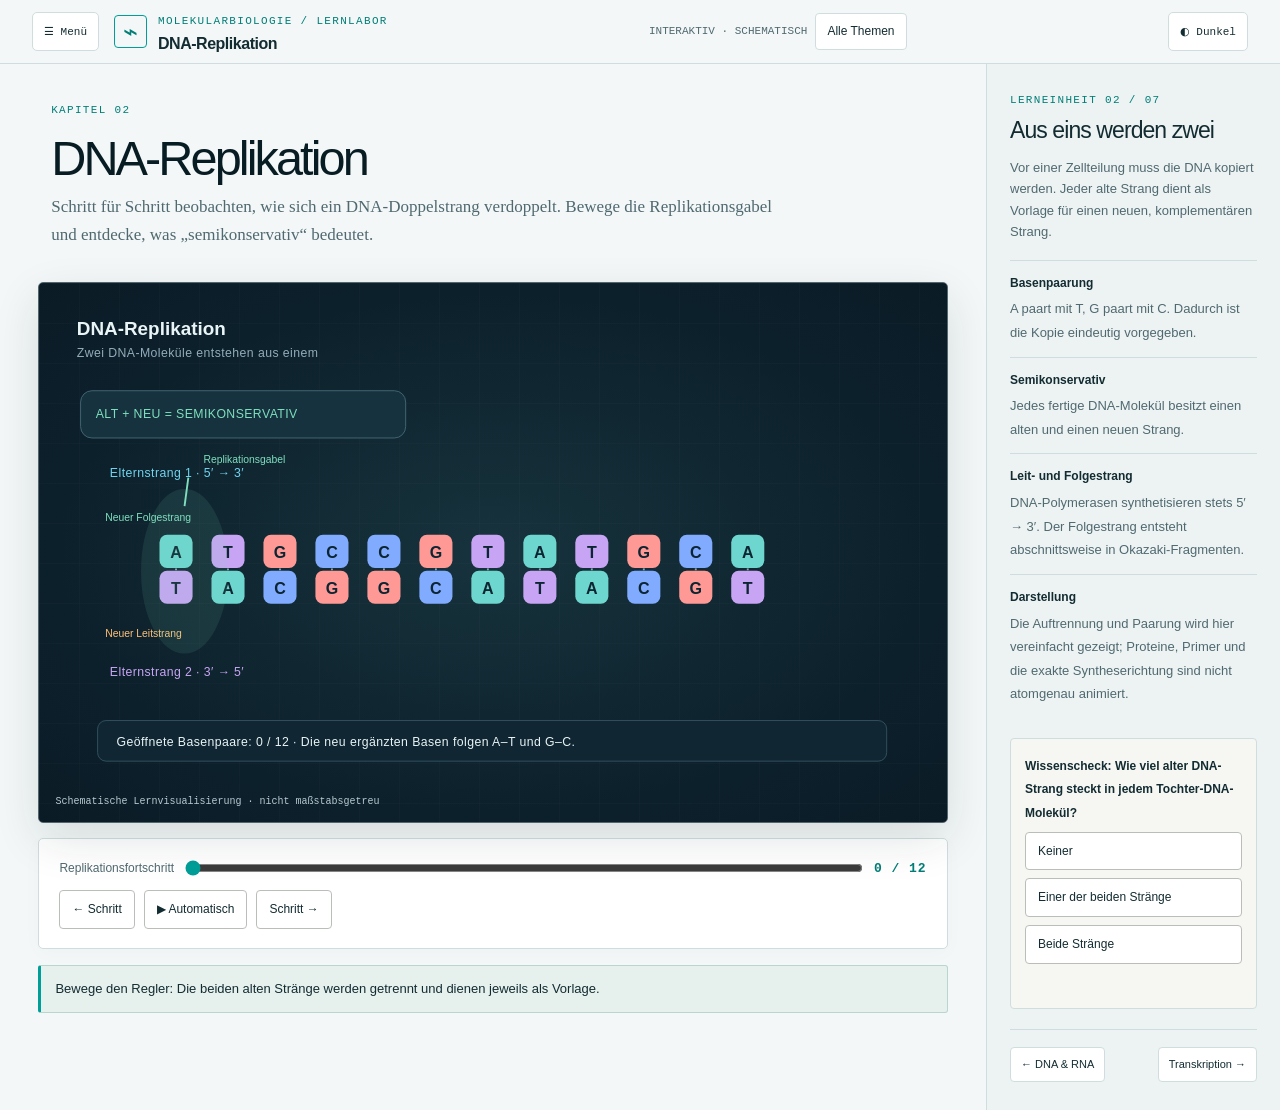
<file: 02_replikation.html>
<!doctype html><html lang="de"><head><meta charset="utf-8"><meta name="viewport" content="width=device-width,initial-scale=1"><meta name="description" content="Interaktives Biologie-Lernlabor: DNA-Replikation"><title>DNA-Replikation – DNA/RNA Lernlabor</title><style>
:root{color-scheme:dark;--bg:#071119;--panel:#0e1b26;--panel2:#142633;--line:#293d49;--ink:#ebf5f6;--muted:#9db4be;--cyan:#71d4ef;--orange:#ffc078;--mint:#7fdfbe;--purple:#c8a4f4;--red:#f49d99}
*{box-sizing:border-box}html{scroll-behavior:smooth}body{margin:0;min-width:320px;background:var(--bg);color:var(--ink);font:14px/1.55 system-ui,-apple-system,'Segoe UI',sans-serif}button,input,select{font:inherit}button,a,input,select{outline-offset:3px}button:focus-visible,a:focus-visible,input:focus-visible,select:focus-visible{outline:2px solid var(--mint)}a{color:inherit;text-decoration:none}
.shell{min-height:100vh;display:grid;grid-template-columns:215px minmax(0,1fr) 288px;grid-template-rows:68px minmax(0,1fr)}.top{grid-column:1/-1;display:flex;align-items:center;justify-content:space-between;gap:16px;padding:0 24px;background:#0b1822;border-bottom:1px solid var(--line)}.brand{display:flex;gap:12px;align-items:center}.mark{display:grid;place-items:center;width:38px;height:38px;border:1px solid #36736e;background:#12312e;color:var(--mint);border-radius:11px;font-size:22px;font-weight:700}.eyebrow{color:var(--mint);font-size:10px;letter-spacing:.17em;font-weight:800;text-transform:uppercase}.brand b{display:block;font-size:16px;letter-spacing:-.03em}.topright{font-size:12px;color:var(--muted);display:flex;gap:14px;align-items:center}.topright a{border:1px solid #39525e;padding:7px 12px;border-radius:8px;color:#e5f4f5}.topright a:hover{background:#213543}
.nav{background:#0b1822;border-right:1px solid var(--line);padding:24px 12px;overflow-y:auto}.sidehead{padding:0 12px;color:#8da6b3;font-size:10px;letter-spacing:.12em;text-transform:uppercase;font-weight:800;margin-bottom:14px}.navlist{display:grid;gap:4px}.navlist a{display:flex;align-items:center;gap:11px;border-radius:10px;border:1px solid transparent;padding:11px 10px;color:#a6bdc8;font-size:12px}.navlist a span{font:700 11px ui-monospace,monospace;color:#75a8b8;min-width:20px}.navlist a:hover{background:#1b2c39;color:#fff}.navlist a.active{color:#eaf9fa;background:#1a3440;border-color:#366878}.navlist a.active span{color:var(--mint)}.navnotice{border-top:1px solid var(--line);margin-top:23px;padding:18px 11px;font-size:11px;line-height:1.65;color:#8ba5b2}
.main{min-width:0;background:radial-gradient(ellipse at 54% 32%,#18323c 0%,#0c202b 43%,#07131d 100%);display:flex;flex-direction:column}.headline{padding:26px 30px 10px}.headline h1{font-size:clamp(25px,3vw,38px);letter-spacing:-.055em;line-height:1.14;margin:5px 0 8px}.headline p{color:#a8c0ca;max-width:780px;margin:0;font-size:13px}.tag{font-size:10px;font-weight:800;letter-spacing:.13em;color:var(--mint);text-transform:uppercase}
.canvaswrap{margin:18px 25px 15px;border:1px solid #314956;background:radial-gradient(circle at center,#183341,#0d202b 63%,#0b1b26);border-radius:16px;min-height:375px;position:relative;overflow:hidden}.canvaswrap:before{content:'';position:absolute;inset:0;background-image:linear-gradient(#ffffff04 1px,transparent 1px),linear-gradient(90deg,#ffffff04 1px,transparent 1px);background-size:36px 36px;pointer-events:none}.viz{display:block;width:100%;height:auto;aspect-ratio:960/540;position:relative;z-index:1;user-select:none}.footviz{color:#8eabb9;font-size:11px;position:relative;z-index:2;padding:0 16px 13px}.viz text{font-family:system-ui,-apple-system,'Segoe UI',sans-serif;fill:#e8f4f5}.viz .minor{fill:#92adb9}.viz .cyan{fill:#71d4ef}.viz .orange{fill:#ffc078}.viz .mint{fill:#7fdfbe}.viz .purple{fill:#c8a4f4}.viz .red{fill:#ff9995}.viz .base{font-size:17px;font-weight:800;text-anchor:middle;dominant-baseline:central}.viz .cap{font-size:13px;letter-spacing:.035em}.viz .small{font-size:11px}.viz .big{font-size:20px;font-weight:700}.viz .pair{stroke:#9fb6c4;stroke-width:2;stroke-dasharray:3 5;opacity:.6}.viz .backbone{stroke:#6cd2ee;stroke-width:7;stroke-linecap:round;fill:none}.viz .backbone2{stroke:#ffc078;stroke-width:7;stroke-linecap:round;fill:none}
.controls{margin:0 25px 16px;border:1px solid var(--line);background:#122632;border-radius:13px;padding:15px 17px;display:flex;flex-direction:column;gap:12px}.controlrow{display:flex;gap:9px;align-items:center;flex-wrap:wrap}.controlrow label{color:#a4bcc6;font-size:12px}.controls button,.rpanel button,.controls select{background:#203a49;border:1px solid #496777;color:#e5f4f5;padding:9px 12px;border-radius:8px;cursor:pointer;font-size:12px}.controls button:hover,.rpanel button:hover{background:#2d5262}.controls button.active{background:#1b514d;border-color:#5ba795;color:#d8fff1}.controls input[type=range]{flex:1;min-width:140px;accent-color:var(--mint)}.mono{font:700 13px ui-monospace,monospace;color:var(--orange);letter-spacing:.04em;overflow-wrap:anywhere}.textinp{background:#0b1925;border:1px solid #57717e;border-radius:8px;padding:10px;color:#f1f9f9;text-transform:uppercase;font:700 14px ui-monospace,monospace;width:min(100%,350px)}.pills{display:flex;flex-wrap:wrap;gap:7px}.pills span{padding:5px 8px;border:1px solid #395663;background:#142d3a;border-radius:6px;font:600 12px ui-monospace,monospace;color:#c6e0e9}
.rpanel{background:#0b1822;border-left:1px solid var(--line);padding:26px 18px;overflow-y:auto}.rpanel h2{font-size:21px;letter-spacing:-.04em;line-height:1.2;margin:8px 0 12px}.rpanel p{font-size:12px;color:#adc2cc;margin:0 0 17px;line-height:1.7}.info{padding:13px 0;border-top:1px solid var(--line)}.info b{display:block;color:#e3f2f5;font-size:12px;margin-bottom:4px}.info span{color:#9fb7c3;font-size:12px;line-height:1.6}.stepslink{display:flex;gap:8px;justify-content:space-between;border-top:1px solid var(--line);padding-top:17px;margin-top:20px}.stepslink a{padding:8px 10px;background:#18313c;border-radius:7px;border:1px solid #34535e;font-size:11px}.stepslink a:hover{background:#254553}.quiz{margin:20px 0 8px;padding:14px;border:1px solid #3b5c67;border-radius:11px;background:#122936}.quiz strong{font-size:12px}.quiz .answer{display:block;text-align:left;width:100%;margin-top:8px}.quiz .feedback{min-height:21px;color:var(--mint);font-size:12px;margin-top:9px}.result{font-size:13px;color:#d6eaf0;background:#132e39;border:1px solid #416474;border-radius:9px;padding:13px 14px;min-height:45px;margin:0 25px 20px}.result strong{color:var(--mint)}.notebox{padding:10px 14px;margin:0 25px 18px;border-left:2px solid #77aeb9;color:#9db8c5;font-size:11px}
@media(max-width:1150px){.shell{grid-template-columns:170px minmax(0,1fr) 252px}.nav{padding:18px 7px}.rpanel{padding:19px 13px}.headline{padding:20px 20px 6px}.canvaswrap,.controls{margin-left:17px;margin-right:17px}.result,.notebox{margin-left:17px;margin-right:17px}}
@media(max-width:900px){.shell{grid-template-columns:1fr;grid-template-rows:auto auto auto auto}.top{grid-column:1;grid-row:1;min-height:64px}.nav{grid-column:1;grid-row:2;padding:9px 12px;border-right:0;border-bottom:1px solid var(--line);overflow:auto}.sidehead,.navnotice{display:none}.navlist{display:flex;min-width:max-content;gap:5px}.navlist a{padding:8px 10px}.main{grid-column:1;grid-row:3}.rpanel{grid-column:1;grid-row:4;border-left:0;border-top:1px solid var(--line);display:block}.viz{min-height:260px}.canvaswrap{min-height:0}.rpanel .factgrid{display:grid;grid-template-columns:repeat(2,minmax(0,1fr));gap:5px 16px}.topright span{display:none}}
@media(max-width:540px){.top{padding:9px 12px}.brand b{font-size:13px}.topright{gap:5px}.topright a{font-size:11px;padding:6px}.headline{padding:19px 16px 0}.headline h1{font-size:27px}.canvaswrap{margin:12px 9px}.viz{min-height:220px}.controls{margin:0 9px 13px}.result,.notebox{margin:0 9px 12px}.rpanel .factgrid{display:block}.controlrow button{font-size:11px;padding:7px 9px}}
@media(prefers-reduced-motion:reduce){*{scroll-behavior:auto!important;transition:none!important}}
</style><link rel="stylesheet" href="modern-objectivity.css">
<link rel="stylesheet" href="lab-theme.css">
<script defer src="lab-theme.js"></script>
</head>
<body><div class="shell"><header class="top"><a class="brand" href="index.html"><span class="mark">⌁</span><span><span class="eyebrow">Molekularbiologie / Lernlabor</span><b>DNA-Replikation</b></span></a><div class="topright"><span>INTERAKTIV · SCHEMATISCH</span><a href="index.html">Alle Themen</a></div></header>
<nav class="nav" aria-label="Kapitel"><div class="sidehead">Lernpfad</div><div class="navlist"><a href="index.html" class=""><span>00</span>Übersicht</a><a href="01_dna_rna.html" class=""><span>01</span>DNA &amp; RNA</a><a href="02_replikation.html" class="active"><span>02</span>Replikation</a><a href="03_transkription.html" class=""><span>03</span>Transkription</a><a href="04_translation.html" class=""><span>04</span>Translation</a><a href="05_mutationen.html" class=""><span>05</span>Mutationen</a><a href="06_zellkarte.html" class=""><span>06</span>Zellkarte</a><a href="07_rna_typen.html" class=""><span>07</span>RNA-Typen</a></div><div class="navnotice">Alle Inhalte sind schematische Lernmodelle. Keine atomgenauen Darstellungen. Die Seiten funktionieren einzeln und sind über lokale Links verbunden.</div></nav>
<main class="main"><div class="headline"><div class="tag">Kapitel 02</div><h1>DNA-Replikation</h1><p>Schritt für Schritt beobachten, wie sich ein DNA-Doppelstrang verdoppelt. Bewege die Replikationsgabel und entdecke, was „semikonservativ“ bedeutet.</p></div>
<div class="canvaswrap"><svg class="viz" id="viz" viewBox="0 0 960 540" role="img" aria-label="Interaktives Schaubild: DNA-Replikation"></svg><div class="footviz">Schematische Lernvisualisierung · nicht maßstabsgetreu</div></div>
<div class="controls"><div class="controlrow"><label for="step">Replikationsfortschritt</label><input id="step" type="range" min="0" max="12" value="0"><b id="count" class="mono">0 / 12</b></div><div class="controlrow"><button id="prev">← Schritt</button><button id="play">▶ Automatisch</button><button id="next">Schritt →</button></div></div><div class="result" id="result" aria-live="polite"></div></main>
<aside class="rpanel"><div class="tag">Lerneinheit 02 / 07</div><h2>Aus eins werden zwei</h2><p>Vor einer Zellteilung muss die DNA kopiert werden. Jeder alte Strang dient als Vorlage für einen neuen, komplementären Strang.</p><div class="factgrid"><div class="info"><b>Basenpaarung</b><span>A paart mit T, G paart mit C. Dadurch ist die Kopie eindeutig vorgegeben.</span></div><div class="info"><b>Semikonservativ</b><span>Jedes fertige DNA-Molekül besitzt einen alten und einen neuen Strang.</span></div><div class="info"><b>Leit- und Folgestrang</b><span>DNA-Polymerasen synthetisieren stets 5′ → 3′. Der Folgestrang entsteht abschnittsweise in Okazaki-Fragmenten.</span></div><div class="info"><b>Darstellung</b><span>Die Auftrennung und Paarung wird hier vereinfacht gezeigt; Proteine, Primer und die exakte Syntheserichtung sind nicht atomgenau animiert.</span></div></div><div class="quiz"><strong>Wissenscheck: Wie viel alter DNA-Strang steckt in jedem Tochter-DNA-Molekül?</strong><button type="button" class="answer">Keiner</button><button type="button" class="answer">Einer der beiden Stränge</button><button type="button" class="answer">Beide Stränge</button><div class="feedback" role="status"></div></div><div class="stepslink"><a href="01_dna_rna.html">← DNA &amp; RNA</a><a href="03_transkription.html">Transkription →</a></div></aside></div><script>
const NS='http://www.w3.org/2000/svg';
const E=(tag,attrs={},inside='')=>`<${tag} ${Object.entries(attrs).map(([k,v])=>`${k}="${String(v).replaceAll('"','&quot;')}"`).join(' ')}>${inside}</${tag}>`;
const T=(x,y,s,cls='',extra={})=>E('text',{x,y,class:cls,...extra},s);
const R=(x,y,w,h,fill='#142e3b',stroke='#395b6c',rx=9)=>E('rect',{x,y,width:w,height:h,rx,fill,stroke});
const L=(x1,y1,x2,y2,color='#80aec0',width=2,other={})=>E('line',{x1,y1,x2,y2,stroke:color,'stroke-width':width,...other});
const C=(x,y,r,fill,stroke='none',other={})=>E('circle',{cx:x,cy:y,r,fill,stroke,...other});
const P=(d,color='#a5bdc9',width=3,fill='none',other={})=>E('path',{d,stroke:color,'stroke-width':width,fill,...other});
const BASE_COLORS={A:'#6dd6ce',T:'#c8a4f4',U:'#ffc078',G:'#ff9995',C:'#80abff'};
function base(x,y,b,options={}){let {dim=false,size=40,outline=false}=options;let color=BASE_COLORS[b]||'#6f8495';let a=dim?'.38':'1';return `<g opacity="${a}">${R(x-size/2,y-size/2,size,size,outline?'#0f2430':color,outline?color:'none',8)}${T(x,y+1,b,'base',{fill:outline?color:'#0c2532',style:`fill:${outline?color:'#0c2532'}`})}</g>`}
function itemPills(s){return s.split(' ').map(x=>`<span>${x}</span>`).join('')}
function quiz(correct){document.querySelectorAll('.answer').forEach((b,i)=>b.addEventListener('click',()=>{let good=i===correct;b.parentElement.querySelector('.feedback').textContent=good?'Richtig.':`Noch nicht. ${document.querySelectorAll('.answer')[correct].textContent} ist richtig.`;b.parentElement.querySelectorAll('.answer').forEach((b,j)=>{b.style.borderColor=j===correct?'#7fdfbe':j===i?'#f49d99':'#496777'})}))}
function linkNav(){const nav=document.querySelector('.navlist'); if(!nav)return; nav.querySelectorAll('a').forEach(a=>{if(a.getAttribute('href')===location.pathname.split('/').pop()) a.classList.add('active')})}
linkNav();


const seq='ATGCCGTATGCA',complement={A:'T',T:'A',G:'C',C:'G'};
let n=0, timer=null;
const svg=document.getElementById('viz'), slider=document.getElementById('step'), count=document.getElementById('count');
function draw(){
  let s='';const fork=154+n*55;
  s+=T(40,55,'DNA-Replikation','big')+T(40,78,'Zwei DNA-Moleküle entstehen aus einem','minor cap');
  s+=R(44,114,344,50,'#15323e','#446775',12)+T(60,143,'ALT + NEU = SEMIKONSERVATIV','mint cap');
  s+=T(75,205,'Elternstrang 1 · 5′ → 3′','cyan cap')+T(75,416,'Elternstrang 2 · 3′ → 5′','purple cap');
  s+=T(70,252,'Neuer Folgestrang','mint small')+T(70,375,'Neuer Leitstrang','orange small');
  let pathUp=[],pathDown=[],newUp=[],newDown=[];
  for(let i=0;i<seq.length;i++){
    const x=145+i*55,open=i<n,y1=open?226:284,y2=open?366:322;
    if(open){
       s+=base(x,y1,seq[i],{size:35})+base(x,y1+41,complement[seq[i]],{size:35});
       s+=base(x,y2-41,seq[i],{size:35})+base(x,y2,complement[seq[i]],{size:35});
       s+=L(x,y1+18,x,y1+23,'#8fc5b3',2,{'stroke-dasharray':'3 3'})+L(x,y2-23,x,y2-18,'#e8bb83',2,{'stroke-dasharray':'3 3'});
       pathUp.push(`${x},${y1}`);pathDown.push(`${x},${y2}`);newUp.push(`${x},${y1+41}`);newDown.push(`${x},${y2-41}`);
    }else{
       s+=base(x,y1,seq[i],{size:35})+base(x,y2,complement[seq[i]],{size:35})+L(x,y1+18,x,y2-18,'#89a6b4',2,{'stroke-dasharray':'2 4'});
    }
  }
  if(n>1){
    s+=E('polyline',{points:pathUp.join(' '),fill:'none',stroke:'#71d4ef','stroke-width':5,'stroke-linecap':'round'});
    s+=E('polyline',{points:pathDown.join(' '),fill:'none',stroke:'#c8a4f4','stroke-width':5,'stroke-linecap':'round'});
    s+=E('polyline',{points:newDown.join(' '),fill:'none',stroke:'#ffc078','stroke-width':5,'stroke-linecap':'round'});
    for(let start=0;start<n;start+=3){let sub=newUp.slice(start,start+3);if(sub.length>1)s+=E('polyline',{points:sub.join(' '),fill:'none',stroke:'#7fdfbe','stroke-width':5,'stroke-linecap':'round'})}
  }
  if(n<12){s+=E('ellipse',{cx:fork,cy:305,rx:45,ry:86,fill:'#7fdfbe',opacity:.10,stroke:'#7fdfbe','stroke-width':2});
    s+=T(Math.min(790,fork+20),191,'Replikationsgabel','mint small')+L(fork+4,206,fork,236,'#7fdfbe',2)}
  s+=R(62,463,835,43,'#102633','#34525f')+T(82,490,n===12?'Beide Tochter-DNA-Moleküle besitzen einen alten und einen neuen Strang.':`Geöffnete Basenpaare: ${n} / 12 · Die neu ergänzten Basen folgen A–T und G–C.`, 'cap');
  svg.innerHTML=s; slider.value=n;count.textContent=`${n} / 12`;
  document.getElementById('result').innerHTML=n===0?'Bewege den Regler: Die beiden alten Stränge werden getrennt und dienen jeweils als Vorlage.':n===12?'<strong>Ergebnis:</strong> Zwei DNA-Doppelstränge. Jeder enthält einen alten und einen neu gebildeten Strang.':`<strong>Aktuelle Base:</strong> ${seq[n-1]} paart mit ${complement[seq[n-1]]}. Die Basenpaarung ermöglicht das Kopieren.`;
}
function set(n2){n=Math.max(0,Math.min(12,n2));draw()}function pause(){if(timer){clearInterval(timer);timer=null}document.getElementById('play').textContent='▶ Automatisch'}
slider.oninput=e=>{pause();set(Number(e.target.value))};document.getElementById('prev').onclick=()=>{pause();set(n-1)};document.getElementById('next').onclick=()=>{pause();set(n+1)};
document.getElementById('play').onclick=()=>{if(timer){pause();return}if(n===12)set(0);document.getElementById('play').textContent='Ⅱ Pause';timer=setInterval(()=>{if(n===12){pause();return}set(n+1)},650)};
draw();

quiz(1);</script></body></html>
</file>
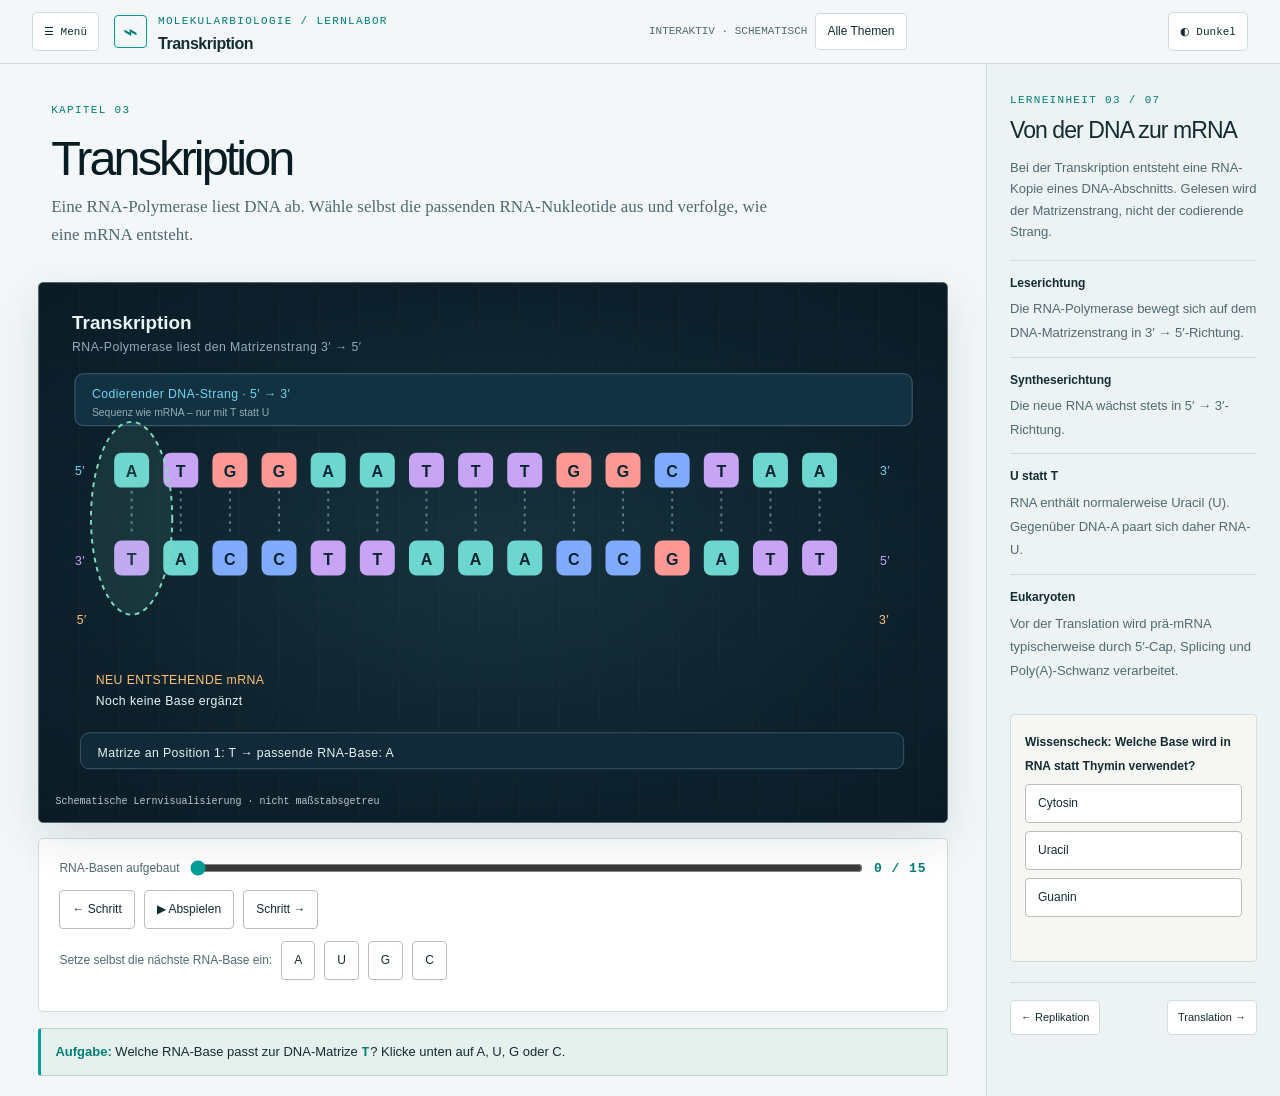
<file: 03_transkription.html>
<!doctype html><html lang="de"><head><meta charset="utf-8"><meta name="viewport" content="width=device-width,initial-scale=1"><meta name="description" content="Interaktives Biologie-Lernlabor: Transkription"><title>Transkription – DNA/RNA Lernlabor</title><style>
:root{color-scheme:dark;--bg:#071119;--panel:#0e1b26;--panel2:#142633;--line:#293d49;--ink:#ebf5f6;--muted:#9db4be;--cyan:#71d4ef;--orange:#ffc078;--mint:#7fdfbe;--purple:#c8a4f4;--red:#f49d99}
*{box-sizing:border-box}html{scroll-behavior:smooth}body{margin:0;min-width:320px;background:var(--bg);color:var(--ink);font:14px/1.55 system-ui,-apple-system,'Segoe UI',sans-serif}button,input,select{font:inherit}button,a,input,select{outline-offset:3px}button:focus-visible,a:focus-visible,input:focus-visible,select:focus-visible{outline:2px solid var(--mint)}a{color:inherit;text-decoration:none}
.shell{min-height:100vh;display:grid;grid-template-columns:215px minmax(0,1fr) 288px;grid-template-rows:68px minmax(0,1fr)}.top{grid-column:1/-1;display:flex;align-items:center;justify-content:space-between;gap:16px;padding:0 24px;background:#0b1822;border-bottom:1px solid var(--line)}.brand{display:flex;gap:12px;align-items:center}.mark{display:grid;place-items:center;width:38px;height:38px;border:1px solid #36736e;background:#12312e;color:var(--mint);border-radius:11px;font-size:22px;font-weight:700}.eyebrow{color:var(--mint);font-size:10px;letter-spacing:.17em;font-weight:800;text-transform:uppercase}.brand b{display:block;font-size:16px;letter-spacing:-.03em}.topright{font-size:12px;color:var(--muted);display:flex;gap:14px;align-items:center}.topright a{border:1px solid #39525e;padding:7px 12px;border-radius:8px;color:#e5f4f5}.topright a:hover{background:#213543}
.nav{background:#0b1822;border-right:1px solid var(--line);padding:24px 12px;overflow-y:auto}.sidehead{padding:0 12px;color:#8da6b3;font-size:10px;letter-spacing:.12em;text-transform:uppercase;font-weight:800;margin-bottom:14px}.navlist{display:grid;gap:4px}.navlist a{display:flex;align-items:center;gap:11px;border-radius:10px;border:1px solid transparent;padding:11px 10px;color:#a6bdc8;font-size:12px}.navlist a span{font:700 11px ui-monospace,monospace;color:#75a8b8;min-width:20px}.navlist a:hover{background:#1b2c39;color:#fff}.navlist a.active{color:#eaf9fa;background:#1a3440;border-color:#366878}.navlist a.active span{color:var(--mint)}.navnotice{border-top:1px solid var(--line);margin-top:23px;padding:18px 11px;font-size:11px;line-height:1.65;color:#8ba5b2}
.main{min-width:0;background:radial-gradient(ellipse at 54% 32%,#18323c 0%,#0c202b 43%,#07131d 100%);display:flex;flex-direction:column}.headline{padding:26px 30px 10px}.headline h1{font-size:clamp(25px,3vw,38px);letter-spacing:-.055em;line-height:1.14;margin:5px 0 8px}.headline p{color:#a8c0ca;max-width:780px;margin:0;font-size:13px}.tag{font-size:10px;font-weight:800;letter-spacing:.13em;color:var(--mint);text-transform:uppercase}
.canvaswrap{margin:18px 25px 15px;border:1px solid #314956;background:radial-gradient(circle at center,#183341,#0d202b 63%,#0b1b26);border-radius:16px;min-height:375px;position:relative;overflow:hidden}.canvaswrap:before{content:'';position:absolute;inset:0;background-image:linear-gradient(#ffffff04 1px,transparent 1px),linear-gradient(90deg,#ffffff04 1px,transparent 1px);background-size:36px 36px;pointer-events:none}.viz{display:block;width:100%;height:auto;aspect-ratio:960/540;position:relative;z-index:1;user-select:none}.footviz{color:#8eabb9;font-size:11px;position:relative;z-index:2;padding:0 16px 13px}.viz text{font-family:system-ui,-apple-system,'Segoe UI',sans-serif;fill:#e8f4f5}.viz .minor{fill:#92adb9}.viz .cyan{fill:#71d4ef}.viz .orange{fill:#ffc078}.viz .mint{fill:#7fdfbe}.viz .purple{fill:#c8a4f4}.viz .red{fill:#ff9995}.viz .base{font-size:17px;font-weight:800;text-anchor:middle;dominant-baseline:central}.viz .cap{font-size:13px;letter-spacing:.035em}.viz .small{font-size:11px}.viz .big{font-size:20px;font-weight:700}.viz .pair{stroke:#9fb6c4;stroke-width:2;stroke-dasharray:3 5;opacity:.6}.viz .backbone{stroke:#6cd2ee;stroke-width:7;stroke-linecap:round;fill:none}.viz .backbone2{stroke:#ffc078;stroke-width:7;stroke-linecap:round;fill:none}
.controls{margin:0 25px 16px;border:1px solid var(--line);background:#122632;border-radius:13px;padding:15px 17px;display:flex;flex-direction:column;gap:12px}.controlrow{display:flex;gap:9px;align-items:center;flex-wrap:wrap}.controlrow label{color:#a4bcc6;font-size:12px}.controls button,.rpanel button,.controls select{background:#203a49;border:1px solid #496777;color:#e5f4f5;padding:9px 12px;border-radius:8px;cursor:pointer;font-size:12px}.controls button:hover,.rpanel button:hover{background:#2d5262}.controls button.active{background:#1b514d;border-color:#5ba795;color:#d8fff1}.controls input[type=range]{flex:1;min-width:140px;accent-color:var(--mint)}.mono{font:700 13px ui-monospace,monospace;color:var(--orange);letter-spacing:.04em;overflow-wrap:anywhere}.textinp{background:#0b1925;border:1px solid #57717e;border-radius:8px;padding:10px;color:#f1f9f9;text-transform:uppercase;font:700 14px ui-monospace,monospace;width:min(100%,350px)}.pills{display:flex;flex-wrap:wrap;gap:7px}.pills span{padding:5px 8px;border:1px solid #395663;background:#142d3a;border-radius:6px;font:600 12px ui-monospace,monospace;color:#c6e0e9}
.rpanel{background:#0b1822;border-left:1px solid var(--line);padding:26px 18px;overflow-y:auto}.rpanel h2{font-size:21px;letter-spacing:-.04em;line-height:1.2;margin:8px 0 12px}.rpanel p{font-size:12px;color:#adc2cc;margin:0 0 17px;line-height:1.7}.info{padding:13px 0;border-top:1px solid var(--line)}.info b{display:block;color:#e3f2f5;font-size:12px;margin-bottom:4px}.info span{color:#9fb7c3;font-size:12px;line-height:1.6}.stepslink{display:flex;gap:8px;justify-content:space-between;border-top:1px solid var(--line);padding-top:17px;margin-top:20px}.stepslink a{padding:8px 10px;background:#18313c;border-radius:7px;border:1px solid #34535e;font-size:11px}.stepslink a:hover{background:#254553}.quiz{margin:20px 0 8px;padding:14px;border:1px solid #3b5c67;border-radius:11px;background:#122936}.quiz strong{font-size:12px}.quiz .answer{display:block;text-align:left;width:100%;margin-top:8px}.quiz .feedback{min-height:21px;color:var(--mint);font-size:12px;margin-top:9px}.result{font-size:13px;color:#d6eaf0;background:#132e39;border:1px solid #416474;border-radius:9px;padding:13px 14px;min-height:45px;margin:0 25px 20px}.result strong{color:var(--mint)}.notebox{padding:10px 14px;margin:0 25px 18px;border-left:2px solid #77aeb9;color:#9db8c5;font-size:11px}
@media(max-width:1150px){.shell{grid-template-columns:170px minmax(0,1fr) 252px}.nav{padding:18px 7px}.rpanel{padding:19px 13px}.headline{padding:20px 20px 6px}.canvaswrap,.controls{margin-left:17px;margin-right:17px}.result,.notebox{margin-left:17px;margin-right:17px}}
@media(max-width:900px){.shell{grid-template-columns:1fr;grid-template-rows:auto auto auto auto}.top{grid-column:1;grid-row:1;min-height:64px}.nav{grid-column:1;grid-row:2;padding:9px 12px;border-right:0;border-bottom:1px solid var(--line);overflow:auto}.sidehead,.navnotice{display:none}.navlist{display:flex;min-width:max-content;gap:5px}.navlist a{padding:8px 10px}.main{grid-column:1;grid-row:3}.rpanel{grid-column:1;grid-row:4;border-left:0;border-top:1px solid var(--line);display:block}.viz{min-height:260px}.canvaswrap{min-height:0}.rpanel .factgrid{display:grid;grid-template-columns:repeat(2,minmax(0,1fr));gap:5px 16px}.topright span{display:none}}
@media(max-width:540px){.top{padding:9px 12px}.brand b{font-size:13px}.topright{gap:5px}.topright a{font-size:11px;padding:6px}.headline{padding:19px 16px 0}.headline h1{font-size:27px}.canvaswrap{margin:12px 9px}.viz{min-height:220px}.controls{margin:0 9px 13px}.result,.notebox{margin:0 9px 12px}.rpanel .factgrid{display:block}.controlrow button{font-size:11px;padding:7px 9px}}
@media(prefers-reduced-motion:reduce){*{scroll-behavior:auto!important;transition:none!important}}
</style><link rel="stylesheet" href="modern-objectivity.css">
<link rel="stylesheet" href="lab-theme.css">
<script defer src="lab-theme.js"></script>
</head>
<body><div class="shell"><header class="top"><a class="brand" href="index.html"><span class="mark">⌁</span><span><span class="eyebrow">Molekularbiologie / Lernlabor</span><b>Transkription</b></span></a><div class="topright"><span>INTERAKTIV · SCHEMATISCH</span><a href="index.html">Alle Themen</a></div></header>
<nav class="nav" aria-label="Kapitel"><div class="sidehead">Lernpfad</div><div class="navlist"><a href="index.html" class=""><span>00</span>Übersicht</a><a href="01_dna_rna.html" class=""><span>01</span>DNA &amp; RNA</a><a href="02_replikation.html" class=""><span>02</span>Replikation</a><a href="03_transkription.html" class="active"><span>03</span>Transkription</a><a href="04_translation.html" class=""><span>04</span>Translation</a><a href="05_mutationen.html" class=""><span>05</span>Mutationen</a><a href="06_zellkarte.html" class=""><span>06</span>Zellkarte</a><a href="07_rna_typen.html" class=""><span>07</span>RNA-Typen</a></div><div class="navnotice">Alle Inhalte sind schematische Lernmodelle. Keine atomgenauen Darstellungen. Die Seiten funktionieren einzeln und sind über lokale Links verbunden.</div></nav>
<main class="main"><div class="headline"><div class="tag">Kapitel 03</div><h1>Transkription</h1><p>Eine RNA-Polymerase liest DNA ab. Wähle selbst die passenden RNA-Nukleotide aus und verfolge, wie eine mRNA entsteht.</p></div>
<div class="canvaswrap"><svg class="viz" id="viz" viewBox="0 0 960 540" role="img" aria-label="Interaktives Schaubild: Transkription"></svg><div class="footviz">Schematische Lernvisualisierung · nicht maßstabsgetreu</div></div>
<div class="controls"><div class="controlrow"><label for="step">RNA-Basen aufgebaut</label><input id="step" type="range" min="0" max="15" value="0"><span class="mono" id="count">0 / 15</span></div><div class="controlrow"><button id="prev">← Schritt</button><button id="play">▶ Abspielen</button><button id="next">Schritt →</button></div><div class="controlrow"><label>Setze selbst die nächste RNA-Base ein:</label><button data-base="A">A</button><button data-base="U">U</button><button data-base="G">G</button><button data-base="C">C</button></div><div id="feedback" class="mono" role="status"></div></div><div class="result" id="result" aria-live="polite"></div></main>
<aside class="rpanel"><div class="tag">Lerneinheit 03 / 07</div><h2>Von der DNA zur mRNA</h2><p>Bei der Transkription entsteht eine RNA-Kopie eines DNA-Abschnitts. Gelesen wird der Matrizenstrang, nicht der codierende Strang.</p><div class="factgrid"><div class="info"><b>Leserichtung</b><span>Die RNA-Polymerase bewegt sich auf dem DNA-Matrizenstrang in 3′ → 5′-Richtung.</span></div><div class="info"><b>Syntheserichtung</b><span>Die neue RNA wächst stets in 5′ → 3′-Richtung.</span></div><div class="info"><b>U statt T</b><span>RNA enthält normalerweise Uracil (U). Gegenüber DNA-A paart sich daher RNA-U.</span></div><div class="info"><b>Eukaryoten</b><span>Vor der Translation wird prä-mRNA typischerweise durch 5′-Cap, Splicing und Poly(A)-Schwanz verarbeitet.</span></div></div><div class="quiz"><strong>Wissenscheck: Welche Base wird in RNA statt Thymin verwendet?</strong><button type="button" class="answer">Cytosin</button><button type="button" class="answer">Uracil</button><button type="button" class="answer">Guanin</button><div class="feedback" role="status"></div></div><div class="stepslink"><a href="02_replikation.html">← Replikation</a><a href="04_translation.html">Translation →</a></div></aside></div><script>
const NS='http://www.w3.org/2000/svg';
const E=(tag,attrs={},inside='')=>`<${tag} ${Object.entries(attrs).map(([k,v])=>`${k}="${String(v).replaceAll('"','&quot;')}"`).join(' ')}>${inside}</${tag}>`;
const T=(x,y,s,cls='',extra={})=>E('text',{x,y,class:cls,...extra},s);
const R=(x,y,w,h,fill='#142e3b',stroke='#395b6c',rx=9)=>E('rect',{x,y,width:w,height:h,rx,fill,stroke});
const L=(x1,y1,x2,y2,color='#80aec0',width=2,other={})=>E('line',{x1,y1,x2,y2,stroke:color,'stroke-width':width,...other});
const C=(x,y,r,fill,stroke='none',other={})=>E('circle',{cx:x,cy:y,r,fill,stroke,...other});
const P=(d,color='#a5bdc9',width=3,fill='none',other={})=>E('path',{d,stroke:color,'stroke-width':width,fill,...other});
const BASE_COLORS={A:'#6dd6ce',T:'#c8a4f4',U:'#ffc078',G:'#ff9995',C:'#80abff'};
function base(x,y,b,options={}){let {dim=false,size=40,outline=false}=options;let color=BASE_COLORS[b]||'#6f8495';let a=dim?'.38':'1';return `<g opacity="${a}">${R(x-size/2,y-size/2,size,size,outline?'#0f2430':color,outline?color:'none',8)}${T(x,y+1,b,'base',{fill:outline?color:'#0c2532',style:`fill:${outline?color:'#0c2532'}`})}</g>`}
function itemPills(s){return s.split(' ').map(x=>`<span>${x}</span>`).join('')}
function quiz(correct){document.querySelectorAll('.answer').forEach((b,i)=>b.addEventListener('click',()=>{let good=i===correct;b.parentElement.querySelector('.feedback').textContent=good?'Richtig.':`Noch nicht. ${document.querySelectorAll('.answer')[correct].textContent} ist richtig.`;b.parentElement.querySelectorAll('.answer').forEach((b,j)=>{b.style.borderColor=j===correct?'#7fdfbe':j===i?'#f49d99':'#496777'})}))}
function linkNav(){const nav=document.querySelector('.navlist'); if(!nav)return; nav.querySelectorAll('a').forEach(a=>{if(a.getAttribute('href')===location.pathname.split('/').pop()) a.classList.add('active')})}
linkNav();


const coding='ATGGAATTTGGCTAA',templ=[...coding].map(b=>({A:'T',T:'A',G:'C',C:'G'})[b]).join('');
const trans={A:'U',T:'A',G:'C',C:'G'};const rna=[...templ].map(b=>trans[b]).join('');
const svg=document.getElementById('viz');let n=0,timer=null;const slider=document.getElementById('step');
function draw(){let s=T(35,49,'Transkription','big')+T(35,72,'RNA-Polymerase liest den Matrizenstrang 3′ → 5′','minor cap');
 s+=R(38,96,886,55,'#123241','#456475')+T(56,122,'Codierender DNA-Strang · 5′ → 3′','cyan cap')+T(56,141,'Sequenz wie mRNA – nur mit T statt U','minor small');
 s+=T(38,203,'5′','cyan cap')+T(890,203,'3′','cyan cap');s+=T(38,298,'3′','purple cap')+T(890,298,'5′','purple cap');
 s+=T(40,361,'5′','orange cap')+T(889,361,'3′','orange cap');
 const st=98,dx=52;
 for(let i=0;i<coding.length;i++){
   let x=st+i*dx;
   s+=base(x,198,coding[i],{size:37});
   s+=base(x,291,templ[i],{size:37});
   s+=L(x,220,x,268,'#607b8a',2,{'stroke-dasharray':'3 5'});
   if(i<n){s+=base(x,357,rna[i],{size:37});s+=L(x,314,x,335,'#ffc078',2,{'stroke-dasharray':'2 3'})}
 }
 const loc=st+Math.min(n,coding.length-1)*dx;
 s+=E('ellipse',{cx:loc,cy:249,rx:43,ry:102,fill:'#7fdfbe','fill-opacity':'.10',stroke:'#7fdfbe','stroke-width':2,'stroke-dasharray':'5 5'});
 s+=T(60,424,'NEU ENTSTEHENDE mRNA','orange cap')+T(60,447,rna.slice(0,n).split('').join('  ')||'Noch keine Base ergänzt','cap');
 s+=R(44,476,871,38,'#112938','#3a5a69')+T(62,502,n===coding.length?'mRNA fertig: Sequenz entspricht dem codierenden Strang, aber U ersetzt T.':`Matrize an Position ${n+1}: ${templ[n]} → passende RNA-Base: ${rna[n]}`,'cap');
 svg.innerHTML=s;slider.value=n;document.getElementById('count').textContent=`${n} / 15`;
 document.getElementById('result').innerHTML=n===15?'<strong>Fertig:</strong> Die mRNA wurde in 5′ → 3′-Richtung aufgebaut. In eukaryotischen Zellen wird das primäre Transkript anschließend verarbeitet.':`<strong>Aufgabe:</strong> Welche RNA-Base passt zur DNA-Matrize <span class="mono">${templ[n]}</span>? Klicke unten auf A, U, G oder C.`;
}
function pause(){if(timer)clearInterval(timer);timer=null;document.getElementById('play').textContent='▶ Abspielen'}
function set(v){n=Math.max(0,Math.min(15,v));document.getElementById('feedback').textContent='';draw()}
for(let b of document.querySelectorAll('[data-base]'))b.onclick=()=>{pause();if(n===15)return;const ok=b.dataset.base===rna[n];if(ok){set(n+1);document.getElementById('feedback').textContent='Richtig. Nächstes Nukleotid!'}else document.getElementById('feedback').textContent=`Nicht ganz: Auf ${templ[n]} folgt in RNA ${rna[n]}.`};
slider.oninput=e=>{pause();set(+e.target.value)};document.getElementById('prev').onclick=()=>{pause();set(n-1)};document.getElementById('next').onclick=()=>{pause();set(n+1)};
document.getElementById('play').onclick=()=>{if(timer){pause();return}if(n===15)set(0);document.getElementById('play').textContent='Ⅱ Pause';timer=setInterval(()=>{if(n===15){pause();return}set(n+1)},850)};
draw();

quiz(1);</script></body></html>
</file>
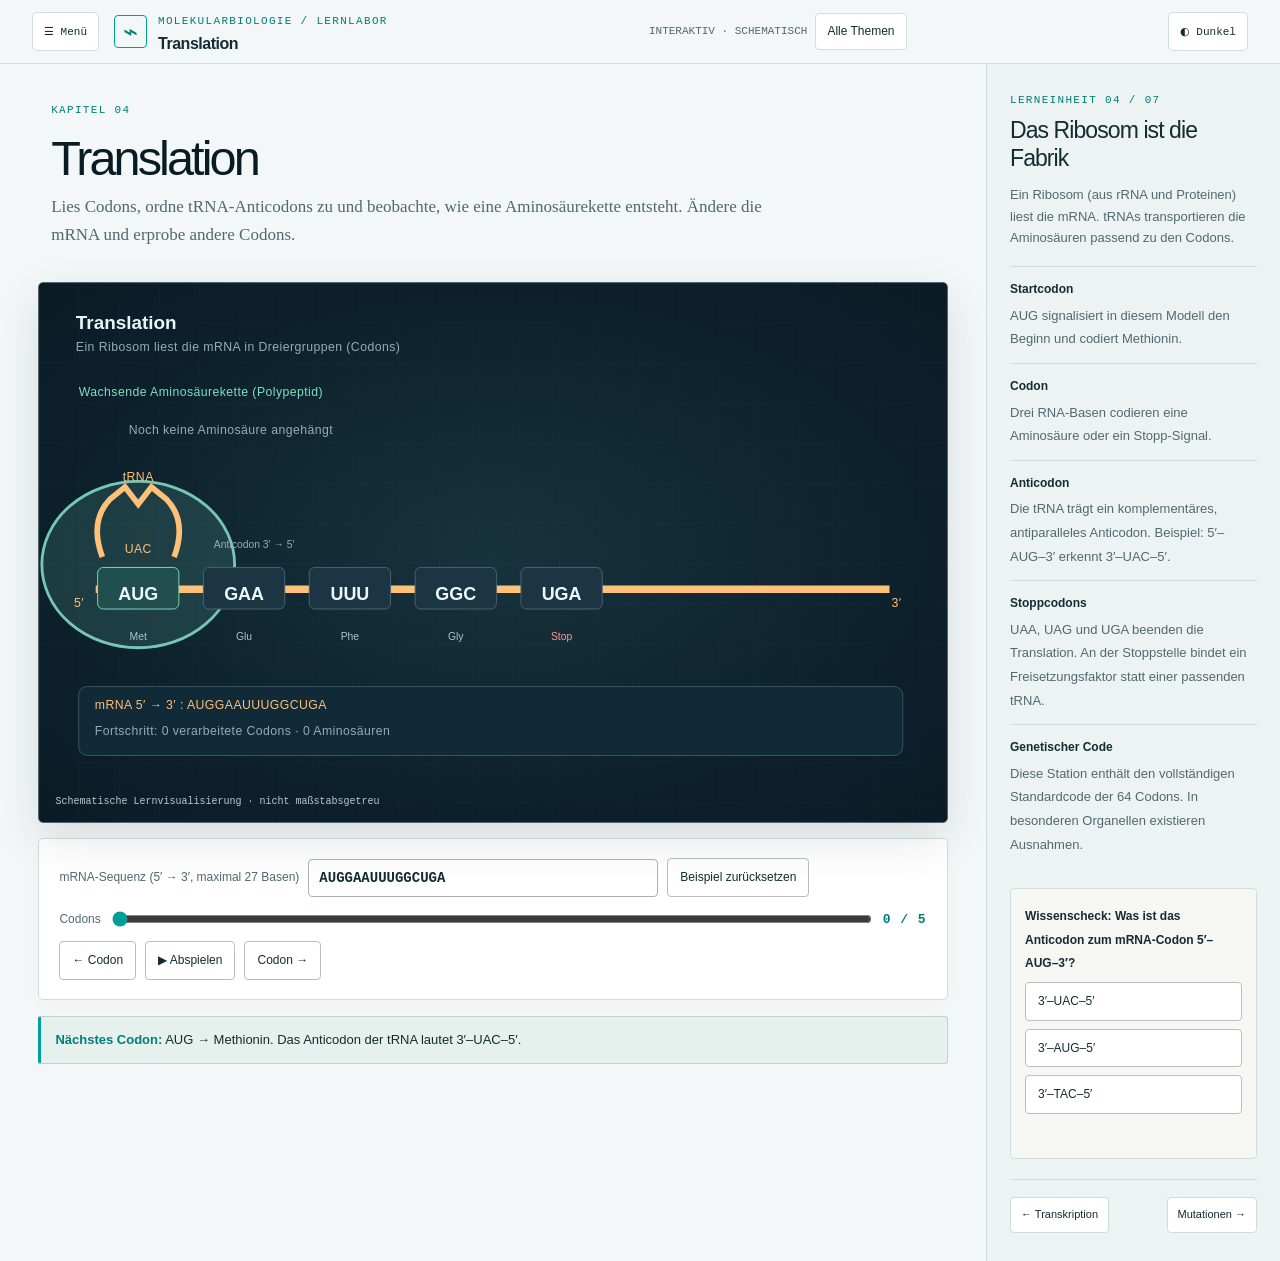
<file: 04_translation.html>
<!doctype html><html lang="de"><head><meta charset="utf-8"><meta name="viewport" content="width=device-width,initial-scale=1"><meta name="description" content="Interaktives Biologie-Lernlabor: Translation"><title>Translation – DNA/RNA Lernlabor</title><style>
:root{color-scheme:dark;--bg:#071119;--panel:#0e1b26;--panel2:#142633;--line:#293d49;--ink:#ebf5f6;--muted:#9db4be;--cyan:#71d4ef;--orange:#ffc078;--mint:#7fdfbe;--purple:#c8a4f4;--red:#f49d99}
*{box-sizing:border-box}html{scroll-behavior:smooth}body{margin:0;min-width:320px;background:var(--bg);color:var(--ink);font:14px/1.55 system-ui,-apple-system,'Segoe UI',sans-serif}button,input,select{font:inherit}button,a,input,select{outline-offset:3px}button:focus-visible,a:focus-visible,input:focus-visible,select:focus-visible{outline:2px solid var(--mint)}a{color:inherit;text-decoration:none}
.shell{min-height:100vh;display:grid;grid-template-columns:215px minmax(0,1fr) 288px;grid-template-rows:68px minmax(0,1fr)}.top{grid-column:1/-1;display:flex;align-items:center;justify-content:space-between;gap:16px;padding:0 24px;background:#0b1822;border-bottom:1px solid var(--line)}.brand{display:flex;gap:12px;align-items:center}.mark{display:grid;place-items:center;width:38px;height:38px;border:1px solid #36736e;background:#12312e;color:var(--mint);border-radius:11px;font-size:22px;font-weight:700}.eyebrow{color:var(--mint);font-size:10px;letter-spacing:.17em;font-weight:800;text-transform:uppercase}.brand b{display:block;font-size:16px;letter-spacing:-.03em}.topright{font-size:12px;color:var(--muted);display:flex;gap:14px;align-items:center}.topright a{border:1px solid #39525e;padding:7px 12px;border-radius:8px;color:#e5f4f5}.topright a:hover{background:#213543}
.nav{background:#0b1822;border-right:1px solid var(--line);padding:24px 12px;overflow-y:auto}.sidehead{padding:0 12px;color:#8da6b3;font-size:10px;letter-spacing:.12em;text-transform:uppercase;font-weight:800;margin-bottom:14px}.navlist{display:grid;gap:4px}.navlist a{display:flex;align-items:center;gap:11px;border-radius:10px;border:1px solid transparent;padding:11px 10px;color:#a6bdc8;font-size:12px}.navlist a span{font:700 11px ui-monospace,monospace;color:#75a8b8;min-width:20px}.navlist a:hover{background:#1b2c39;color:#fff}.navlist a.active{color:#eaf9fa;background:#1a3440;border-color:#366878}.navlist a.active span{color:var(--mint)}.navnotice{border-top:1px solid var(--line);margin-top:23px;padding:18px 11px;font-size:11px;line-height:1.65;color:#8ba5b2}
.main{min-width:0;background:radial-gradient(ellipse at 54% 32%,#18323c 0%,#0c202b 43%,#07131d 100%);display:flex;flex-direction:column}.headline{padding:26px 30px 10px}.headline h1{font-size:clamp(25px,3vw,38px);letter-spacing:-.055em;line-height:1.14;margin:5px 0 8px}.headline p{color:#a8c0ca;max-width:780px;margin:0;font-size:13px}.tag{font-size:10px;font-weight:800;letter-spacing:.13em;color:var(--mint);text-transform:uppercase}
.canvaswrap{margin:18px 25px 15px;border:1px solid #314956;background:radial-gradient(circle at center,#183341,#0d202b 63%,#0b1b26);border-radius:16px;min-height:375px;position:relative;overflow:hidden}.canvaswrap:before{content:'';position:absolute;inset:0;background-image:linear-gradient(#ffffff04 1px,transparent 1px),linear-gradient(90deg,#ffffff04 1px,transparent 1px);background-size:36px 36px;pointer-events:none}.viz{display:block;width:100%;height:auto;aspect-ratio:960/540;position:relative;z-index:1;user-select:none}.footviz{color:#8eabb9;font-size:11px;position:relative;z-index:2;padding:0 16px 13px}.viz text{font-family:system-ui,-apple-system,'Segoe UI',sans-serif;fill:#e8f4f5}.viz .minor{fill:#92adb9}.viz .cyan{fill:#71d4ef}.viz .orange{fill:#ffc078}.viz .mint{fill:#7fdfbe}.viz .purple{fill:#c8a4f4}.viz .red{fill:#ff9995}.viz .base{font-size:17px;font-weight:800;text-anchor:middle;dominant-baseline:central}.viz .cap{font-size:13px;letter-spacing:.035em}.viz .small{font-size:11px}.viz .big{font-size:20px;font-weight:700}.viz .pair{stroke:#9fb6c4;stroke-width:2;stroke-dasharray:3 5;opacity:.6}.viz .backbone{stroke:#6cd2ee;stroke-width:7;stroke-linecap:round;fill:none}.viz .backbone2{stroke:#ffc078;stroke-width:7;stroke-linecap:round;fill:none}
.controls{margin:0 25px 16px;border:1px solid var(--line);background:#122632;border-radius:13px;padding:15px 17px;display:flex;flex-direction:column;gap:12px}.controlrow{display:flex;gap:9px;align-items:center;flex-wrap:wrap}.controlrow label{color:#a4bcc6;font-size:12px}.controls button,.rpanel button,.controls select{background:#203a49;border:1px solid #496777;color:#e5f4f5;padding:9px 12px;border-radius:8px;cursor:pointer;font-size:12px}.controls button:hover,.rpanel button:hover{background:#2d5262}.controls button.active{background:#1b514d;border-color:#5ba795;color:#d8fff1}.controls input[type=range]{flex:1;min-width:140px;accent-color:var(--mint)}.mono{font:700 13px ui-monospace,monospace;color:var(--orange);letter-spacing:.04em;overflow-wrap:anywhere}.textinp{background:#0b1925;border:1px solid #57717e;border-radius:8px;padding:10px;color:#f1f9f9;text-transform:uppercase;font:700 14px ui-monospace,monospace;width:min(100%,350px)}.pills{display:flex;flex-wrap:wrap;gap:7px}.pills span{padding:5px 8px;border:1px solid #395663;background:#142d3a;border-radius:6px;font:600 12px ui-monospace,monospace;color:#c6e0e9}
.rpanel{background:#0b1822;border-left:1px solid var(--line);padding:26px 18px;overflow-y:auto}.rpanel h2{font-size:21px;letter-spacing:-.04em;line-height:1.2;margin:8px 0 12px}.rpanel p{font-size:12px;color:#adc2cc;margin:0 0 17px;line-height:1.7}.info{padding:13px 0;border-top:1px solid var(--line)}.info b{display:block;color:#e3f2f5;font-size:12px;margin-bottom:4px}.info span{color:#9fb7c3;font-size:12px;line-height:1.6}.stepslink{display:flex;gap:8px;justify-content:space-between;border-top:1px solid var(--line);padding-top:17px;margin-top:20px}.stepslink a{padding:8px 10px;background:#18313c;border-radius:7px;border:1px solid #34535e;font-size:11px}.stepslink a:hover{background:#254553}.quiz{margin:20px 0 8px;padding:14px;border:1px solid #3b5c67;border-radius:11px;background:#122936}.quiz strong{font-size:12px}.quiz .answer{display:block;text-align:left;width:100%;margin-top:8px}.quiz .feedback{min-height:21px;color:var(--mint);font-size:12px;margin-top:9px}.result{font-size:13px;color:#d6eaf0;background:#132e39;border:1px solid #416474;border-radius:9px;padding:13px 14px;min-height:45px;margin:0 25px 20px}.result strong{color:var(--mint)}.notebox{padding:10px 14px;margin:0 25px 18px;border-left:2px solid #77aeb9;color:#9db8c5;font-size:11px}
@media(max-width:1150px){.shell{grid-template-columns:170px minmax(0,1fr) 252px}.nav{padding:18px 7px}.rpanel{padding:19px 13px}.headline{padding:20px 20px 6px}.canvaswrap,.controls{margin-left:17px;margin-right:17px}.result,.notebox{margin-left:17px;margin-right:17px}}
@media(max-width:900px){.shell{grid-template-columns:1fr;grid-template-rows:auto auto auto auto}.top{grid-column:1;grid-row:1;min-height:64px}.nav{grid-column:1;grid-row:2;padding:9px 12px;border-right:0;border-bottom:1px solid var(--line);overflow:auto}.sidehead,.navnotice{display:none}.navlist{display:flex;min-width:max-content;gap:5px}.navlist a{padding:8px 10px}.main{grid-column:1;grid-row:3}.rpanel{grid-column:1;grid-row:4;border-left:0;border-top:1px solid var(--line);display:block}.viz{min-height:260px}.canvaswrap{min-height:0}.rpanel .factgrid{display:grid;grid-template-columns:repeat(2,minmax(0,1fr));gap:5px 16px}.topright span{display:none}}
@media(max-width:540px){.top{padding:9px 12px}.brand b{font-size:13px}.topright{gap:5px}.topright a{font-size:11px;padding:6px}.headline{padding:19px 16px 0}.headline h1{font-size:27px}.canvaswrap{margin:12px 9px}.viz{min-height:220px}.controls{margin:0 9px 13px}.result,.notebox{margin:0 9px 12px}.rpanel .factgrid{display:block}.controlrow button{font-size:11px;padding:7px 9px}}
@media(prefers-reduced-motion:reduce){*{scroll-behavior:auto!important;transition:none!important}}
</style><link rel="stylesheet" href="modern-objectivity.css">
<link rel="stylesheet" href="lab-theme.css">
<script defer src="lab-theme.js"></script>
</head>
<body><div class="shell"><header class="top"><a class="brand" href="index.html"><span class="mark">⌁</span><span><span class="eyebrow">Molekularbiologie / Lernlabor</span><b>Translation</b></span></a><div class="topright"><span>INTERAKTIV · SCHEMATISCH</span><a href="index.html">Alle Themen</a></div></header>
<nav class="nav" aria-label="Kapitel"><div class="sidehead">Lernpfad</div><div class="navlist"><a href="index.html" class=""><span>00</span>Übersicht</a><a href="01_dna_rna.html" class=""><span>01</span>DNA &amp; RNA</a><a href="02_replikation.html" class=""><span>02</span>Replikation</a><a href="03_transkription.html" class=""><span>03</span>Transkription</a><a href="04_translation.html" class="active"><span>04</span>Translation</a><a href="05_mutationen.html" class=""><span>05</span>Mutationen</a><a href="06_zellkarte.html" class=""><span>06</span>Zellkarte</a><a href="07_rna_typen.html" class=""><span>07</span>RNA-Typen</a></div><div class="navnotice">Alle Inhalte sind schematische Lernmodelle. Keine atomgenauen Darstellungen. Die Seiten funktionieren einzeln und sind über lokale Links verbunden.</div></nav>
<main class="main"><div class="headline"><div class="tag">Kapitel 04</div><h1>Translation</h1><p>Lies Codons, ordne tRNA-Anticodons zu und beobachte, wie eine Aminosäurekette entsteht. Ändere die mRNA und erprobe andere Codons.</p></div>
<div class="canvaswrap"><svg class="viz" id="viz" viewBox="0 0 960 540" role="img" aria-label="Interaktives Schaubild: Translation"></svg><div class="footviz">Schematische Lernvisualisierung · nicht maßstabsgetreu</div></div>
<div class="controls"><div class="controlrow"><label for="seq">mRNA-Sequenz (5′ → 3′, maximal 27 Basen)</label><input id="seq" class="textinp" spellcheck="false" maxlength="27" value="AUGGAAUUUGGCUGA"><button id="reset">Beispiel zurücksetzen</button></div><div class="controlrow"><label for="step">Codons</label><input id="step" type="range" value="0" min="0" max="5"><span class="mono" id="count">0 / 5</span></div><div class="controlrow"><button id="prev">← Codon</button><button id="play">▶ Abspielen</button><button id="next">Codon →</button></div></div><div class="result" id="result" aria-live="polite"></div></main>
<aside class="rpanel"><div class="tag">Lerneinheit 04 / 07</div><h2>Das Ribosom ist die Fabrik</h2><p>Ein Ribosom (aus rRNA und Proteinen) liest die mRNA. tRNAs transportieren die Aminosäuren passend zu den Codons.</p><div class="factgrid"><div class="info"><b>Startcodon</b><span>AUG signalisiert in diesem Modell den Beginn und codiert Methionin.</span></div><div class="info"><b>Codon</b><span>Drei RNA-Basen codieren eine Aminosäure oder ein Stopp-Signal.</span></div><div class="info"><b>Anticodon</b><span>Die tRNA trägt ein komplementäres, antiparalleles Anticodon. Beispiel: 5′–AUG–3′ erkennt 3′–UAC–5′.</span></div><div class="info"><b>Stoppcodons</b><span>UAA, UAG und UGA beenden die Translation. An der Stoppstelle bindet ein Freisetzungsfaktor statt einer passenden tRNA.</span></div><div class="info"><b>Genetischer Code</b><span>Diese Station enthält den vollständigen Standardcode der 64 Codons. In besonderen Organellen existieren Ausnahmen.</span></div></div><div class="quiz"><strong>Wissenscheck: Was ist das Anticodon zum mRNA-Codon 5′–AUG–3′?</strong><button type="button" class="answer">3′–UAC–5′</button><button type="button" class="answer">3′–AUG–5′</button><button type="button" class="answer">3′–TAC–5′</button><div class="feedback" role="status"></div></div><div class="stepslink"><a href="03_transkription.html">← Transkription</a><a href="05_mutationen.html">Mutationen →</a></div></aside></div><script>
const NS='http://www.w3.org/2000/svg';
const E=(tag,attrs={},inside='')=>`<${tag} ${Object.entries(attrs).map(([k,v])=>`${k}="${String(v).replaceAll('"','&quot;')}"`).join(' ')}>${inside}</${tag}>`;
const T=(x,y,s,cls='',extra={})=>E('text',{x,y,class:cls,...extra},s);
const R=(x,y,w,h,fill='#142e3b',stroke='#395b6c',rx=9)=>E('rect',{x,y,width:w,height:h,rx,fill,stroke});
const L=(x1,y1,x2,y2,color='#80aec0',width=2,other={})=>E('line',{x1,y1,x2,y2,stroke:color,'stroke-width':width,...other});
const C=(x,y,r,fill,stroke='none',other={})=>E('circle',{cx:x,cy:y,r,fill,stroke,...other});
const P=(d,color='#a5bdc9',width=3,fill='none',other={})=>E('path',{d,stroke:color,'stroke-width':width,fill,...other});
const BASE_COLORS={A:'#6dd6ce',T:'#c8a4f4',U:'#ffc078',G:'#ff9995',C:'#80abff'};
function base(x,y,b,options={}){let {dim=false,size=40,outline=false}=options;let color=BASE_COLORS[b]||'#6f8495';let a=dim?'.38':'1';return `<g opacity="${a}">${R(x-size/2,y-size/2,size,size,outline?'#0f2430':color,outline?color:'none',8)}${T(x,y+1,b,'base',{fill:outline?color:'#0c2532',style:`fill:${outline?color:'#0c2532'}`})}</g>`}
function itemPills(s){return s.split(' ').map(x=>`<span>${x}</span>`).join('')}
function quiz(correct){document.querySelectorAll('.answer').forEach((b,i)=>b.addEventListener('click',()=>{let good=i===correct;b.parentElement.querySelector('.feedback').textContent=good?'Richtig.':`Noch nicht. ${document.querySelectorAll('.answer')[correct].textContent} ist richtig.`;b.parentElement.querySelectorAll('.answer').forEach((b,j)=>{b.style.borderColor=j===correct?'#7fdfbe':j===i?'#f49d99':'#496777'})}))}
function linkNav(){const nav=document.querySelector('.navlist'); if(!nav)return; nav.querySelectorAll('a').forEach(a=>{if(a.getAttribute('href')===location.pathname.split('/').pop()) a.classList.add('active')})}
linkNav();

const CODE={"UUU":"Phe","UUC":"Phe","UUA":"Leu","UUG":"Leu","UCU":"Ser","UCC":"Ser","UCA":"Ser","UCG":"Ser","UAU":"Tyr","UAC":"Tyr","UAA":"Stop","UAG":"Stop","UGU":"Cys","UGC":"Cys","UGA":"Stop","UGG":"Trp","CUU":"Leu","CUC":"Leu","CUA":"Leu","CUG":"Leu","CCU":"Pro","CCC":"Pro","CCA":"Pro","CCG":"Pro","CAU":"His","CAC":"His","CAA":"Gln","CAG":"Gln","CGU":"Arg","CGC":"Arg","CGA":"Arg","CGG":"Arg","AUU":"Ile","AUC":"Ile","AUA":"Ile","AUG":"Met","ACU":"Thr","ACC":"Thr","ACA":"Thr","ACG":"Thr","AAU":"Asn","AAC":"Asn","AAA":"Lys","AAG":"Lys","AGU":"Ser","AGC":"Ser","AGA":"Arg","AGG":"Arg","GUU":"Val","GUC":"Val","GUA":"Val","GUG":"Val","GCU":"Ala","GCC":"Ala","GCA":"Ala","GCG":"Ala","GAU":"Asp","GAC":"Asp","GAA":"Glu","GAG":"Glu","GGU":"Gly","GGC":"Gly","GGA":"Gly","GGG":"Gly"};
const FULL_NAMES={Met:'Methionin',Glu:'Glutamat',Phe:'Phenylalanin',Gly:'Glycin',Stop:'Stopp',Ala:'Alanin',Val:'Valin',Leu:'Leucin',Ser:'Serin',Pro:'Prolin',Thr:'Threonin',Lys:'Lysin',Arg:'Arginin',His:'Histidin',Gln:'Glutamin',Asn:'Asparagin',Asp:'Aspartat',Tyr:'Tyrosin',Cys:'Cystein',Trp:'Tryptophan',Ile:'Isoleucin'};
const comp={A:'U',U:'A',G:'C',C:'G'};
let sequence='AUGGAAUUUGGCUGA',words=[],step=0,timer=null;
const svg=document.getElementById('viz'),slider=document.getElementById('step'),inp=document.getElementById('seq');
function parse(){const idx=sequence.indexOf('AUG');words=[];if(idx<0)return;for(let i=idx;i+2<sequence.length;i+=3){const codon=sequence.slice(i,i+3),aa=CODE[codon];words.push({codon,aa});if(aa==='Stop')break}}
function draw(){parse();step=Math.min(step,words.length);let s=T(39,49,'Translation','big')+T(39,72,'Ein Ribosom liest die mRNA in Dreiergruppen (Codons)','minor cap');
  s+=T(42,120,'Wachsende Aminosäurekette (Polypeptid)','mint cap');
  let chain=words.slice(0,step).filter(w=>w.aa!=='Stop').map(w=>w.aa);
  for(let i=0;i<chain.length&&i<10;i++){
    let x=95+i*77;s+=i?L(x-77,157,x,157,'#7fdfbe',6):'';s+=C(x,157,26,['#7fdfbe','#71d4ef','#ffc078','#c8a4f4'][i%4]);s+=T(x,161,chain[i],'small',{style:'fill:#0d2230;font-weight:800','text-anchor':'middle'});
  }
  if(!chain.length)s+=T(95,160,'Noch keine Aminosäure angehängt','minor cap');
  const count=words.length;const spacing=Math.min(112,770/Math.max(count,1));const left=105;
  const centerX=left+Math.max(0,Math.min(step,count-1))*spacing;
  s+=E('ellipse',{cx:centerX,cy:298,rx:102,ry:88,fill:'#55988e','fill-opacity':'.23',stroke:'#75c7b8','stroke-width':3});
  
  s+=P('M60 324 L900 324','#ffc078',8)+T(37,343,'5′','orange cap')+T(902,343,'3′','orange cap');
  if(count===0){s+=T(70,409,'Kein AUG gefunden: Ohne geeignetes Startcodon beginnt diese Demo keine Translation.','red cap')}
  for(let i=0;i<count&&i<10;i++){
    let x=left+i*spacing;const codon=words[i].codon;
    s+=R(x-43,301,86,44,i===step?'#214f4d':'#1b3543',i===step?'#7fdfbe':'#4c6572',6);
    s+=T(x,329,codon,'base',{style:'fill:#ecf8fa;font-size:19px'});
    s+=T(x,378,words[i].aa,'small',{style:`fill:${words[i].aa==='Stop'?'#ff9995':'#a8c4cf'}`,'text-anchor':'middle'});
  }
  if(step<count&&words[step].aa!=='Stop'){
    const codon=words[step].codon;
    s+=P(`M${centerX-38} 290 Q${centerX-52} 252 ${centerX-30} 229 L${centerX-14} 216 L${centerX} 234 L${centerX+14} 216 L${centerX+30} 229 Q${centerX+52} 252 ${centerX+38} 290`,'#ffc078',6);
    s+=T(centerX,209,'tRNA','orange cap',{'text-anchor':'middle'});
    s+=T(centerX,286,[...codon].map(c=>comp[c]).join(''),'orange cap',{'text-anchor':'middle'});
    s+=T(centerX+80,280,'Anticodon 3′ → 5′','minor small');
  }else if(step<count && words[step].aa==='Stop'){
    s+=T(centerX,271,'STOPP · Freisetzungsfaktor','red small',{'text-anchor':'middle'});
  }
  s+=R(42,427,872,73,'#102a38','#385866',9)+T(59,451,'mRNA 5′ → 3′ : '+sequence,'orange cap')+T(59,478,step>=count?'Ribosom am Ende des Beispiels.':'Fortschritt: '+step+' verarbeitete Codons · '+chain.length+' Aminosäuren','minor cap');
  svg.innerHTML=s;slider.max=words.length;slider.value=step;document.getElementById('count').textContent=`${step} / ${words.length}`;
  let result='';if(!words.length)result='Gib eine RNA-Sequenz mit <strong>AUG</strong> als Startcodon ein.';
  else if(step<words.length){let w=words[step];result=w.aa==='Stop'?'<strong>Stoppcodon!</strong> Dafür gibt es keine passende Aminoacyl-tRNA. Ein Freisetzungsfaktor beendet die Translation.':`<strong>Nächstes Codon:</strong> ${w.codon} → ${FULL_NAMES[w.aa]||w.aa}. Das Anticodon der tRNA lautet 3′–${[...w.codon].map(c=>comp[c]).join('')}–5′.`}
  else result=`<strong>Ergebnis:</strong> ${chain.map(a=>FULL_NAMES[a]||a).join(' – ')||'Kein Protein'}. ${words.at(-1)?.aa==='Stop'?'Ende durch Stoppcodon.':'Kein Stoppcodon im gezeigten Ausschnitt.'}`;
  document.getElementById('result').innerHTML=result;
}
function pause(){if(timer)clearInterval(timer);timer=null;document.getElementById('play').textContent='▶ Abspielen'}function set(v){step=Math.max(0,Math.min(words.length,v));draw()}
inp.addEventListener('input',e=>{pause();const clean=e.target.value.toUpperCase().replace(/[^AUGC]/g,'').slice(0,27);inp.value=clean;sequence=clean;step=0;draw()});
slider.oninput=e=>{pause();set(+e.target.value)};document.getElementById('prev').onclick=()=>{pause();set(step-1)};document.getElementById('next').onclick=()=>{pause();set(step+1)};
document.getElementById('play').onclick=()=>{if(timer){pause();return}if(step>=words.length)set(0);document.getElementById('play').textContent='Ⅱ Pause';timer=setInterval(()=>{if(step>=words.length){pause();return}set(step+1)},900)};
document.getElementById('reset').onclick=()=>{pause();sequence='AUGGAAUUUGGCUGA';inp.value=sequence;step=0;draw()};draw();

quiz(0);</script></body></html>
</file>
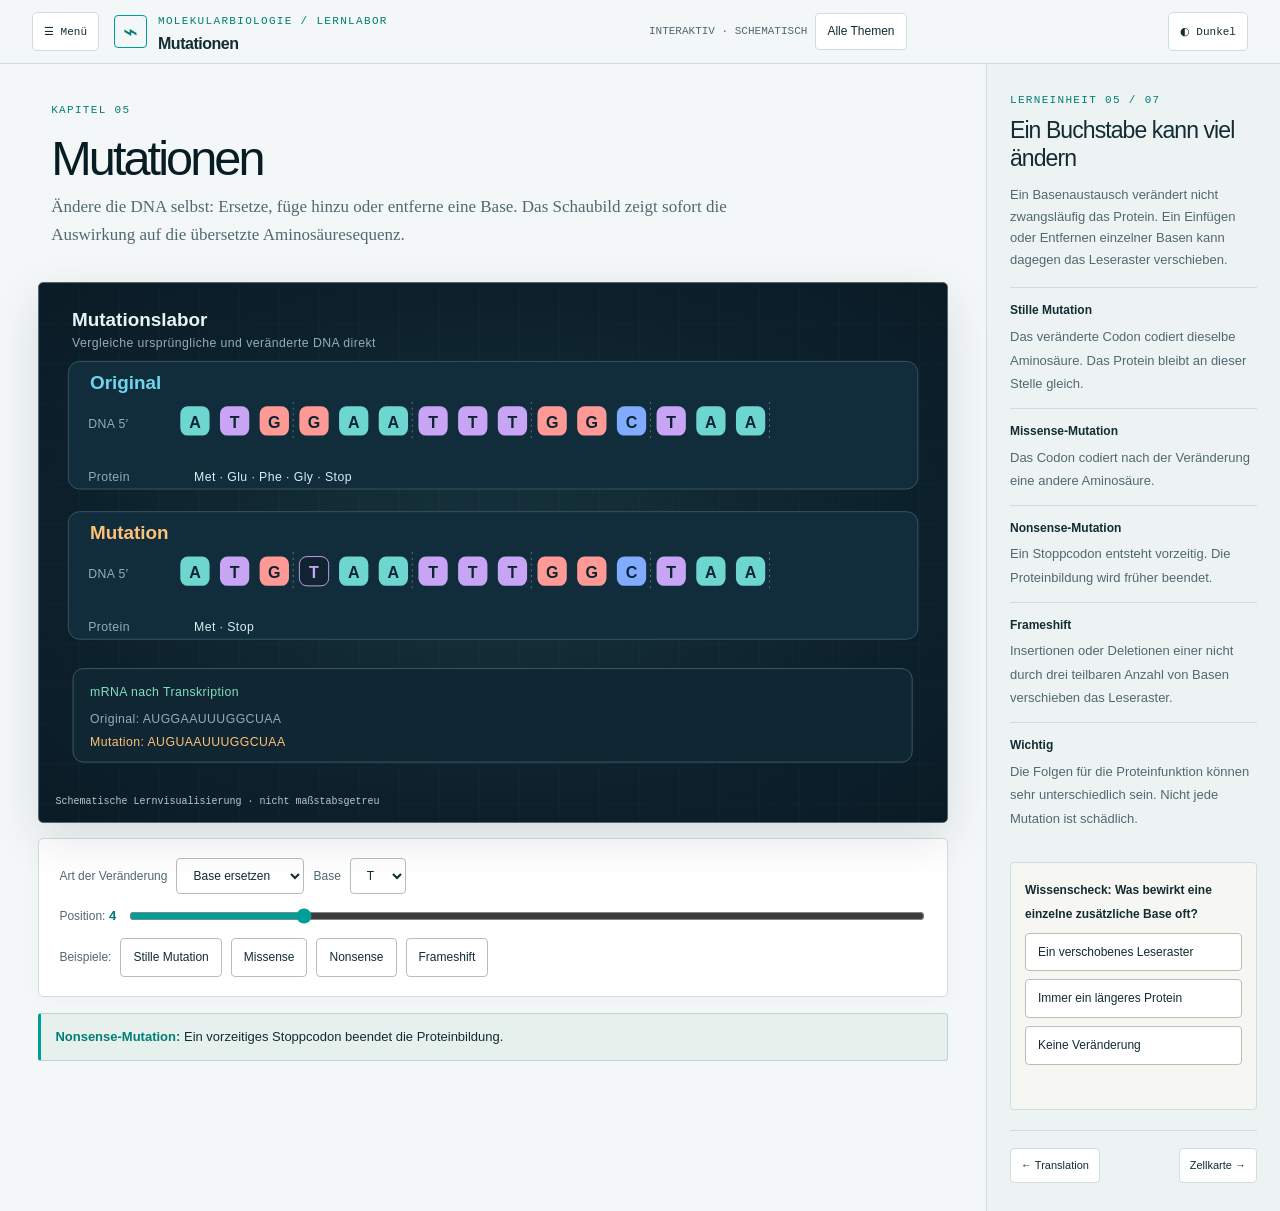
<file: 05_mutationen.html>
<!doctype html><html lang="de"><head><meta charset="utf-8"><meta name="viewport" content="width=device-width,initial-scale=1"><meta name="description" content="Interaktives Biologie-Lernlabor: Mutationen"><title>Mutationen – DNA/RNA Lernlabor</title><style>
:root{color-scheme:dark;--bg:#071119;--panel:#0e1b26;--panel2:#142633;--line:#293d49;--ink:#ebf5f6;--muted:#9db4be;--cyan:#71d4ef;--orange:#ffc078;--mint:#7fdfbe;--purple:#c8a4f4;--red:#f49d99}
*{box-sizing:border-box}html{scroll-behavior:smooth}body{margin:0;min-width:320px;background:var(--bg);color:var(--ink);font:14px/1.55 system-ui,-apple-system,'Segoe UI',sans-serif}button,input,select{font:inherit}button,a,input,select{outline-offset:3px}button:focus-visible,a:focus-visible,input:focus-visible,select:focus-visible{outline:2px solid var(--mint)}a{color:inherit;text-decoration:none}
.shell{min-height:100vh;display:grid;grid-template-columns:215px minmax(0,1fr) 288px;grid-template-rows:68px minmax(0,1fr)}.top{grid-column:1/-1;display:flex;align-items:center;justify-content:space-between;gap:16px;padding:0 24px;background:#0b1822;border-bottom:1px solid var(--line)}.brand{display:flex;gap:12px;align-items:center}.mark{display:grid;place-items:center;width:38px;height:38px;border:1px solid #36736e;background:#12312e;color:var(--mint);border-radius:11px;font-size:22px;font-weight:700}.eyebrow{color:var(--mint);font-size:10px;letter-spacing:.17em;font-weight:800;text-transform:uppercase}.brand b{display:block;font-size:16px;letter-spacing:-.03em}.topright{font-size:12px;color:var(--muted);display:flex;gap:14px;align-items:center}.topright a{border:1px solid #39525e;padding:7px 12px;border-radius:8px;color:#e5f4f5}.topright a:hover{background:#213543}
.nav{background:#0b1822;border-right:1px solid var(--line);padding:24px 12px;overflow-y:auto}.sidehead{padding:0 12px;color:#8da6b3;font-size:10px;letter-spacing:.12em;text-transform:uppercase;font-weight:800;margin-bottom:14px}.navlist{display:grid;gap:4px}.navlist a{display:flex;align-items:center;gap:11px;border-radius:10px;border:1px solid transparent;padding:11px 10px;color:#a6bdc8;font-size:12px}.navlist a span{font:700 11px ui-monospace,monospace;color:#75a8b8;min-width:20px}.navlist a:hover{background:#1b2c39;color:#fff}.navlist a.active{color:#eaf9fa;background:#1a3440;border-color:#366878}.navlist a.active span{color:var(--mint)}.navnotice{border-top:1px solid var(--line);margin-top:23px;padding:18px 11px;font-size:11px;line-height:1.65;color:#8ba5b2}
.main{min-width:0;background:radial-gradient(ellipse at 54% 32%,#18323c 0%,#0c202b 43%,#07131d 100%);display:flex;flex-direction:column}.headline{padding:26px 30px 10px}.headline h1{font-size:clamp(25px,3vw,38px);letter-spacing:-.055em;line-height:1.14;margin:5px 0 8px}.headline p{color:#a8c0ca;max-width:780px;margin:0;font-size:13px}.tag{font-size:10px;font-weight:800;letter-spacing:.13em;color:var(--mint);text-transform:uppercase}
.canvaswrap{margin:18px 25px 15px;border:1px solid #314956;background:radial-gradient(circle at center,#183341,#0d202b 63%,#0b1b26);border-radius:16px;min-height:375px;position:relative;overflow:hidden}.canvaswrap:before{content:'';position:absolute;inset:0;background-image:linear-gradient(#ffffff04 1px,transparent 1px),linear-gradient(90deg,#ffffff04 1px,transparent 1px);background-size:36px 36px;pointer-events:none}.viz{display:block;width:100%;height:auto;aspect-ratio:960/540;position:relative;z-index:1;user-select:none}.footviz{color:#8eabb9;font-size:11px;position:relative;z-index:2;padding:0 16px 13px}.viz text{font-family:system-ui,-apple-system,'Segoe UI',sans-serif;fill:#e8f4f5}.viz .minor{fill:#92adb9}.viz .cyan{fill:#71d4ef}.viz .orange{fill:#ffc078}.viz .mint{fill:#7fdfbe}.viz .purple{fill:#c8a4f4}.viz .red{fill:#ff9995}.viz .base{font-size:17px;font-weight:800;text-anchor:middle;dominant-baseline:central}.viz .cap{font-size:13px;letter-spacing:.035em}.viz .small{font-size:11px}.viz .big{font-size:20px;font-weight:700}.viz .pair{stroke:#9fb6c4;stroke-width:2;stroke-dasharray:3 5;opacity:.6}.viz .backbone{stroke:#6cd2ee;stroke-width:7;stroke-linecap:round;fill:none}.viz .backbone2{stroke:#ffc078;stroke-width:7;stroke-linecap:round;fill:none}
.controls{margin:0 25px 16px;border:1px solid var(--line);background:#122632;border-radius:13px;padding:15px 17px;display:flex;flex-direction:column;gap:12px}.controlrow{display:flex;gap:9px;align-items:center;flex-wrap:wrap}.controlrow label{color:#a4bcc6;font-size:12px}.controls button,.rpanel button,.controls select{background:#203a49;border:1px solid #496777;color:#e5f4f5;padding:9px 12px;border-radius:8px;cursor:pointer;font-size:12px}.controls button:hover,.rpanel button:hover{background:#2d5262}.controls button.active{background:#1b514d;border-color:#5ba795;color:#d8fff1}.controls input[type=range]{flex:1;min-width:140px;accent-color:var(--mint)}.mono{font:700 13px ui-monospace,monospace;color:var(--orange);letter-spacing:.04em;overflow-wrap:anywhere}.textinp{background:#0b1925;border:1px solid #57717e;border-radius:8px;padding:10px;color:#f1f9f9;text-transform:uppercase;font:700 14px ui-monospace,monospace;width:min(100%,350px)}.pills{display:flex;flex-wrap:wrap;gap:7px}.pills span{padding:5px 8px;border:1px solid #395663;background:#142d3a;border-radius:6px;font:600 12px ui-monospace,monospace;color:#c6e0e9}
.rpanel{background:#0b1822;border-left:1px solid var(--line);padding:26px 18px;overflow-y:auto}.rpanel h2{font-size:21px;letter-spacing:-.04em;line-height:1.2;margin:8px 0 12px}.rpanel p{font-size:12px;color:#adc2cc;margin:0 0 17px;line-height:1.7}.info{padding:13px 0;border-top:1px solid var(--line)}.info b{display:block;color:#e3f2f5;font-size:12px;margin-bottom:4px}.info span{color:#9fb7c3;font-size:12px;line-height:1.6}.stepslink{display:flex;gap:8px;justify-content:space-between;border-top:1px solid var(--line);padding-top:17px;margin-top:20px}.stepslink a{padding:8px 10px;background:#18313c;border-radius:7px;border:1px solid #34535e;font-size:11px}.stepslink a:hover{background:#254553}.quiz{margin:20px 0 8px;padding:14px;border:1px solid #3b5c67;border-radius:11px;background:#122936}.quiz strong{font-size:12px}.quiz .answer{display:block;text-align:left;width:100%;margin-top:8px}.quiz .feedback{min-height:21px;color:var(--mint);font-size:12px;margin-top:9px}.result{font-size:13px;color:#d6eaf0;background:#132e39;border:1px solid #416474;border-radius:9px;padding:13px 14px;min-height:45px;margin:0 25px 20px}.result strong{color:var(--mint)}.notebox{padding:10px 14px;margin:0 25px 18px;border-left:2px solid #77aeb9;color:#9db8c5;font-size:11px}
@media(max-width:1150px){.shell{grid-template-columns:170px minmax(0,1fr) 252px}.nav{padding:18px 7px}.rpanel{padding:19px 13px}.headline{padding:20px 20px 6px}.canvaswrap,.controls{margin-left:17px;margin-right:17px}.result,.notebox{margin-left:17px;margin-right:17px}}
@media(max-width:900px){.shell{grid-template-columns:1fr;grid-template-rows:auto auto auto auto}.top{grid-column:1;grid-row:1;min-height:64px}.nav{grid-column:1;grid-row:2;padding:9px 12px;border-right:0;border-bottom:1px solid var(--line);overflow:auto}.sidehead,.navnotice{display:none}.navlist{display:flex;min-width:max-content;gap:5px}.navlist a{padding:8px 10px}.main{grid-column:1;grid-row:3}.rpanel{grid-column:1;grid-row:4;border-left:0;border-top:1px solid var(--line);display:block}.viz{min-height:260px}.canvaswrap{min-height:0}.rpanel .factgrid{display:grid;grid-template-columns:repeat(2,minmax(0,1fr));gap:5px 16px}.topright span{display:none}}
@media(max-width:540px){.top{padding:9px 12px}.brand b{font-size:13px}.topright{gap:5px}.topright a{font-size:11px;padding:6px}.headline{padding:19px 16px 0}.headline h1{font-size:27px}.canvaswrap{margin:12px 9px}.viz{min-height:220px}.controls{margin:0 9px 13px}.result,.notebox{margin:0 9px 12px}.rpanel .factgrid{display:block}.controlrow button{font-size:11px;padding:7px 9px}}
@media(prefers-reduced-motion:reduce){*{scroll-behavior:auto!important;transition:none!important}}
</style><link rel="stylesheet" href="modern-objectivity.css">
<link rel="stylesheet" href="lab-theme.css">
<script defer src="lab-theme.js"></script>
</head>
<body><div class="shell"><header class="top"><a class="brand" href="index.html"><span class="mark">⌁</span><span><span class="eyebrow">Molekularbiologie / Lernlabor</span><b>Mutationen</b></span></a><div class="topright"><span>INTERAKTIV · SCHEMATISCH</span><a href="index.html">Alle Themen</a></div></header>
<nav class="nav" aria-label="Kapitel"><div class="sidehead">Lernpfad</div><div class="navlist"><a href="index.html" class=""><span>00</span>Übersicht</a><a href="01_dna_rna.html" class=""><span>01</span>DNA &amp; RNA</a><a href="02_replikation.html" class=""><span>02</span>Replikation</a><a href="03_transkription.html" class=""><span>03</span>Transkription</a><a href="04_translation.html" class=""><span>04</span>Translation</a><a href="05_mutationen.html" class="active"><span>05</span>Mutationen</a><a href="06_zellkarte.html" class=""><span>06</span>Zellkarte</a><a href="07_rna_typen.html" class=""><span>07</span>RNA-Typen</a></div><div class="navnotice">Alle Inhalte sind schematische Lernmodelle. Keine atomgenauen Darstellungen. Die Seiten funktionieren einzeln und sind über lokale Links verbunden.</div></nav>
<main class="main"><div class="headline"><div class="tag">Kapitel 05</div><h1>Mutationen</h1><p>Ändere die DNA selbst: Ersetze, füge hinzu oder entferne eine Base. Das Schaubild zeigt sofort die Auswirkung auf die übersetzte Aminosäuresequenz.</p></div>
<div class="canvaswrap"><svg class="viz" id="viz" viewBox="0 0 960 540" role="img" aria-label="Interaktives Schaubild: Mutationen"></svg><div class="footviz">Schematische Lernvisualisierung · nicht maßstabsgetreu</div></div>
<div class="controls"><div class="controlrow"><label for="type">Art der Veränderung</label><select id="type"><option value="sub">Base ersetzen</option><option value="ins">Base einfügen</option><option value="del">Base entfernen</option></select><label for="base">Base</label><select id="base"><option value="T">T</option><option value="A">A</option><option value="G">G</option><option value="C">C</option></select></div><div class="controlrow"><label for="pos">Position: <b id="position" class="mono">4</b></label><input id="pos" type="range" min="1" max="15" value="4"></div><div class="controlrow"><label>Beispiele:</label><button data-example="silent">Stille Mutation</button><button data-example="missense">Missense</button><button data-example="nonsense">Nonsense</button><button data-example="frameshift">Frameshift</button></div></div><div class="result" id="result" aria-live="polite"></div></main>
<aside class="rpanel"><div class="tag">Lerneinheit 05 / 07</div><h2>Ein Buchstabe kann viel ändern</h2><p>Ein Basenaustausch verändert nicht zwangsläufig das Protein. Ein Einfügen oder Entfernen einzelner Basen kann dagegen das Leseraster verschieben.</p><div class="factgrid"><div class="info"><b>Stille Mutation</b><span>Das veränderte Codon codiert dieselbe Aminosäure. Das Protein bleibt an dieser Stelle gleich.</span></div><div class="info"><b>Missense-Mutation</b><span>Das Codon codiert nach der Veränderung eine andere Aminosäure.</span></div><div class="info"><b>Nonsense-Mutation</b><span>Ein Stoppcodon entsteht vorzeitig. Die Proteinbildung wird früher beendet.</span></div><div class="info"><b>Frameshift</b><span>Insertionen oder Deletionen einer nicht durch drei teilbaren Anzahl von Basen verschieben das Leseraster.</span></div><div class="info"><b>Wichtig</b><span>Die Folgen für die Proteinfunktion können sehr unterschiedlich sein. Nicht jede Mutation ist schädlich.</span></div></div><div class="quiz"><strong>Wissenscheck: Was bewirkt eine einzelne zusätzliche Base oft?</strong><button type="button" class="answer">Ein verschobenes Leseraster</button><button type="button" class="answer">Immer ein längeres Protein</button><button type="button" class="answer">Keine Veränderung</button><div class="feedback" role="status"></div></div><div class="stepslink"><a href="04_translation.html">← Translation</a><a href="06_zellkarte.html">Zellkarte →</a></div></aside></div><script>
const NS='http://www.w3.org/2000/svg';
const E=(tag,attrs={},inside='')=>`<${tag} ${Object.entries(attrs).map(([k,v])=>`${k}="${String(v).replaceAll('"','&quot;')}"`).join(' ')}>${inside}</${tag}>`;
const T=(x,y,s,cls='',extra={})=>E('text',{x,y,class:cls,...extra},s);
const R=(x,y,w,h,fill='#142e3b',stroke='#395b6c',rx=9)=>E('rect',{x,y,width:w,height:h,rx,fill,stroke});
const L=(x1,y1,x2,y2,color='#80aec0',width=2,other={})=>E('line',{x1,y1,x2,y2,stroke:color,'stroke-width':width,...other});
const C=(x,y,r,fill,stroke='none',other={})=>E('circle',{cx:x,cy:y,r,fill,stroke,...other});
const P=(d,color='#a5bdc9',width=3,fill='none',other={})=>E('path',{d,stroke:color,'stroke-width':width,fill,...other});
const BASE_COLORS={A:'#6dd6ce',T:'#c8a4f4',U:'#ffc078',G:'#ff9995',C:'#80abff'};
function base(x,y,b,options={}){let {dim=false,size=40,outline=false}=options;let color=BASE_COLORS[b]||'#6f8495';let a=dim?'.38':'1';return `<g opacity="${a}">${R(x-size/2,y-size/2,size,size,outline?'#0f2430':color,outline?color:'none',8)}${T(x,y+1,b,'base',{fill:outline?color:'#0c2532',style:`fill:${outline?color:'#0c2532'}`})}</g>`}
function itemPills(s){return s.split(' ').map(x=>`<span>${x}</span>`).join('')}
function quiz(correct){document.querySelectorAll('.answer').forEach((b,i)=>b.addEventListener('click',()=>{let good=i===correct;b.parentElement.querySelector('.feedback').textContent=good?'Richtig.':`Noch nicht. ${document.querySelectorAll('.answer')[correct].textContent} ist richtig.`;b.parentElement.querySelectorAll('.answer').forEach((b,j)=>{b.style.borderColor=j===correct?'#7fdfbe':j===i?'#f49d99':'#496777'})}))}
function linkNav(){const nav=document.querySelector('.navlist'); if(!nav)return; nav.querySelectorAll('a').forEach(a=>{if(a.getAttribute('href')===location.pathname.split('/').pop()) a.classList.add('active')})}
linkNav();

const CODE={"UUU":"Phe","UUC":"Phe","UUA":"Leu","UUG":"Leu","UCU":"Ser","UCC":"Ser","UCA":"Ser","UCG":"Ser","UAU":"Tyr","UAC":"Tyr","UAA":"Stop","UAG":"Stop","UGU":"Cys","UGC":"Cys","UGA":"Stop","UGG":"Trp","CUU":"Leu","CUC":"Leu","CUA":"Leu","CUG":"Leu","CCU":"Pro","CCC":"Pro","CCA":"Pro","CCG":"Pro","CAU":"His","CAC":"His","CAA":"Gln","CAG":"Gln","CGU":"Arg","CGC":"Arg","CGA":"Arg","CGG":"Arg","AUU":"Ile","AUC":"Ile","AUA":"Ile","AUG":"Met","ACU":"Thr","ACC":"Thr","ACA":"Thr","ACG":"Thr","AAU":"Asn","AAC":"Asn","AAA":"Lys","AAG":"Lys","AGU":"Ser","AGC":"Ser","AGA":"Arg","AGG":"Arg","GUU":"Val","GUC":"Val","GUA":"Val","GUG":"Val","GCU":"Ala","GCC":"Ala","GCA":"Ala","GCG":"Ala","GAU":"Asp","GAC":"Asp","GAA":"Glu","GAG":"Glu","GGU":"Gly","GGC":"Gly","GGA":"Gly","GGG":"Gly"};
const WT='ATGGAATTTGGCTAA';let type='sub',position=4,insertBase='T';
const dnaToRna=s=>s.replaceAll('T','U');const complement={A:'T',T:'A',G:'C',C:'G'};
function translated(seq){let r=dnaToRna(seq),idx=r.indexOf('AUG');if(idx===-1)return[];let out=[];for(let i=idx;i+2<r.length;i+=3){let c=r.slice(i,i+3),aa=CODE[c];out.push({c,aa});if(aa==='Stop')break}return out}
const svg=document.getElementById('viz'),pos=document.getElementById('pos'),typebox=document.getElementById('type'),basebox=document.getElementById('base');
function mutated(){const p=position-1;return type==='sub'?WT.slice(0,p)+insertBase+WT.slice(p+1):type==='ins'?WT.slice(0,p)+insertBase+WT.slice(p):WT.slice(0,p)+WT.slice(p+1)}
function draw(){const MT=mutated(),w=translated(WT),m=translated(MT);let s=T(35,45,'Mutationslabor','big')+T(35,68,'Vergleiche ursprüngliche und veränderte DNA direkt','minor cap');
 const datasets=[{name:'Original',seq:WT,y:146,color:'#71d4ef',values:w},{name:'Mutation',seq:MT,y:305,color:'#ffc078',values:m}];
 for(let d of datasets){s+=R(31,d.y-63,899,135,'#112c3a','#365968',12);s+=T(54,d.y-34,d.name,'big',{style:`fill:${d.color}`});
  s+=T(52,d.y+7,'DNA  5′','minor cap');
  for(let i=0;i<d.seq.length;i++){const x=165+i*42,changed=d.name==='Mutation'&&(type==='ins'?i===position-1:type==='del'?i>=position-1:i===position-1);s+=base(x,d.y,d.seq[i],{size:31,outline:changed}); if(i%3===2)s+=L(x+20,d.y-20,x+20,d.y+20,'#5d7d8b',1,{'stroke-dasharray':'2 4'})}
  s+=T(52,d.y+63,'Protein','minor cap');let names=d.values.map(x=>x.aa).join(' · ');s+=T(164,d.y+63,names||'Kein Startcodon erkannt','cap',{style:'fill:#d8edf3'});
 }
 s+=R(36,408,888,99,'#102733','#3d5c68',11);
 s+=T(54,437,'mRNA nach Transkription','mint cap')+T(54,466,'Original:  '+dnaToRna(WT),'minor cap')+T(54,490,'Mutation:  '+dnaToRna(MT),'orange cap');
 svg.innerHTML=s;
 const wAA=w.map(x=>x.aa),mAA=m.map(x=>x.aa);let explain='';
 if(type==='ins'||type==='del')explain='<strong>Rasterverschiebung:</strong> Eine einzelne eingefügte oder entfernte Base verschiebt das Leseraster ab der Änderungsstelle.';
 else if(MT===WT)explain='<strong>Keine Änderung:</strong> Du hast die gleiche Base ausgewählt wie im Original.';
 else if(wAA.join()==mAA.join())explain='<strong>Stille (synonyme) Mutation:</strong> Die Aminosäuresequenz bleibt unverändert.';
 else if(mAA.indexOf('Stop')>=0&&mAA.indexOf('Stop')<wAA.indexOf('Stop'))explain='<strong>Nonsense-Mutation:</strong> Ein vorzeitiges Stoppcodon beendet die Proteinbildung.';
 else explain='<strong>Missense oder andere Folge:</strong> Die übersetzte Aminosäuresequenz hat sich verändert.';
 document.getElementById('result').innerHTML=explain;
 document.getElementById('position').textContent=position;
}
function upd(){type=typebox.value;position=Number(pos.value);insertBase=basebox.value;draw()}
typebox.onchange=upd;pos.oninput=upd;basebox.onchange=upd;
document.querySelectorAll('[data-example]').forEach(b=>b.onclick=()=>{const mode=b.dataset.example;type='sub';position=6;insertBase='G';if(mode==='silent'){position=6;insertBase='G'}if(mode==='missense'){position=5;insertBase='C'}if(mode==='nonsense'){position=4;insertBase='T'}if(mode==='frameshift'){type='ins';position=5;insertBase='A'}typebox.value=type;pos.value=position;basebox.value=insertBase;draw()});
draw();

quiz(0);</script></body></html>
</file>
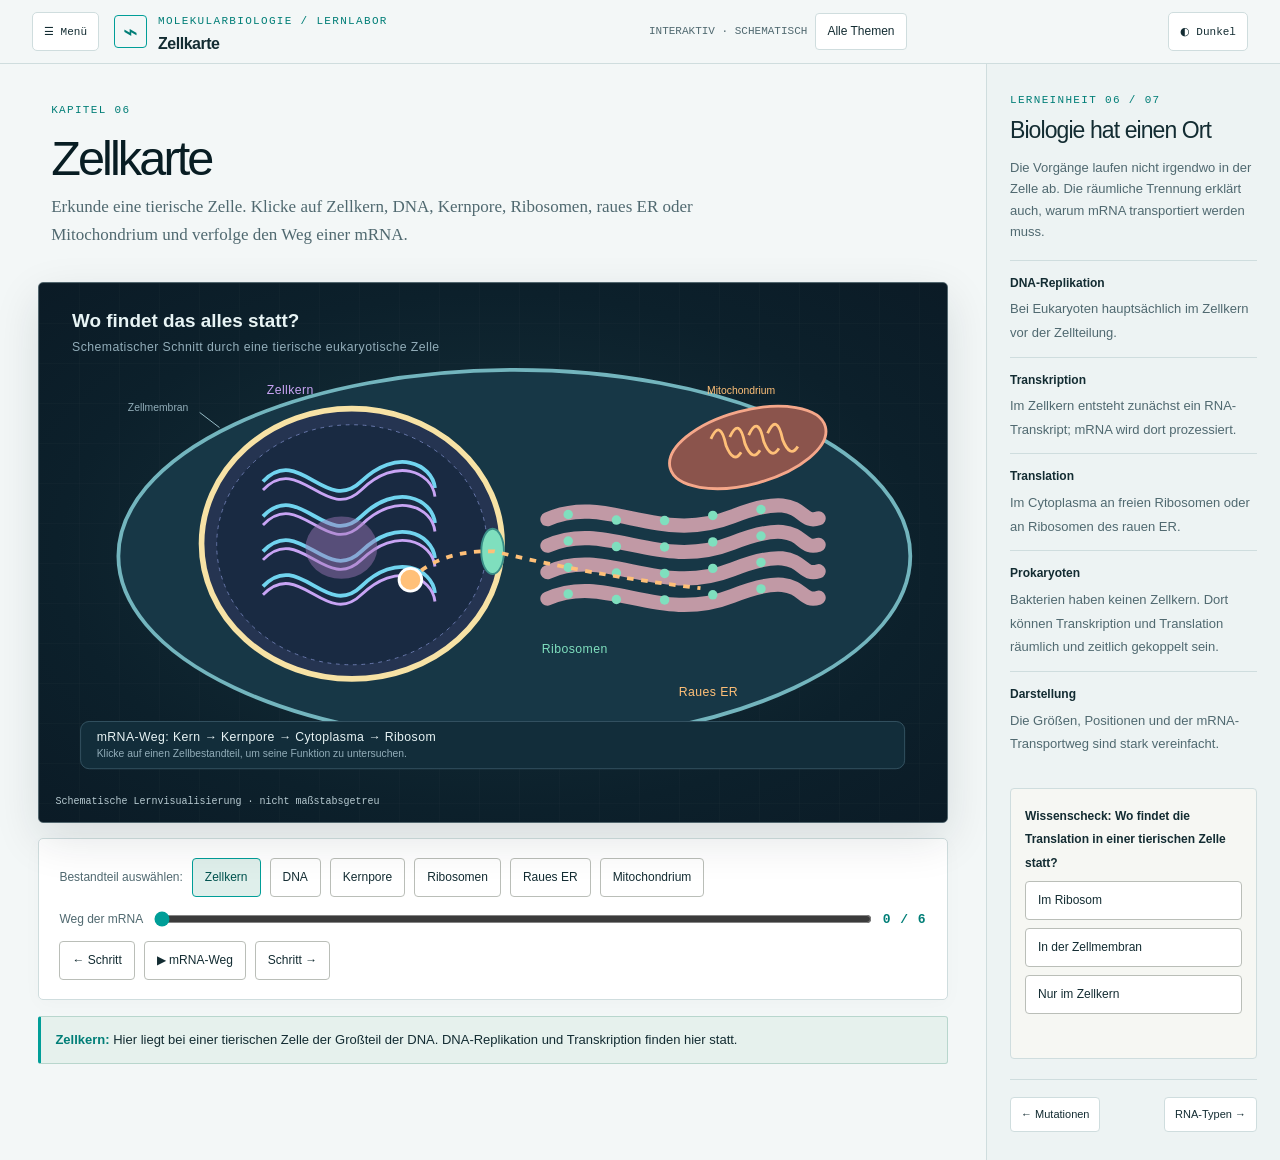
<file: 06_zellkarte.html>
<!doctype html><html lang="de"><head><meta charset="utf-8"><meta name="viewport" content="width=device-width,initial-scale=1"><meta name="description" content="Interaktives Biologie-Lernlabor: Zellkarte"><title>Zellkarte – DNA/RNA Lernlabor</title><style>
:root{color-scheme:dark;--bg:#071119;--panel:#0e1b26;--panel2:#142633;--line:#293d49;--ink:#ebf5f6;--muted:#9db4be;--cyan:#71d4ef;--orange:#ffc078;--mint:#7fdfbe;--purple:#c8a4f4;--red:#f49d99}
*{box-sizing:border-box}html{scroll-behavior:smooth}body{margin:0;min-width:320px;background:var(--bg);color:var(--ink);font:14px/1.55 system-ui,-apple-system,'Segoe UI',sans-serif}button,input,select{font:inherit}button,a,input,select{outline-offset:3px}button:focus-visible,a:focus-visible,input:focus-visible,select:focus-visible{outline:2px solid var(--mint)}a{color:inherit;text-decoration:none}
.shell{min-height:100vh;display:grid;grid-template-columns:215px minmax(0,1fr) 288px;grid-template-rows:68px minmax(0,1fr)}.top{grid-column:1/-1;display:flex;align-items:center;justify-content:space-between;gap:16px;padding:0 24px;background:#0b1822;border-bottom:1px solid var(--line)}.brand{display:flex;gap:12px;align-items:center}.mark{display:grid;place-items:center;width:38px;height:38px;border:1px solid #36736e;background:#12312e;color:var(--mint);border-radius:11px;font-size:22px;font-weight:700}.eyebrow{color:var(--mint);font-size:10px;letter-spacing:.17em;font-weight:800;text-transform:uppercase}.brand b{display:block;font-size:16px;letter-spacing:-.03em}.topright{font-size:12px;color:var(--muted);display:flex;gap:14px;align-items:center}.topright a{border:1px solid #39525e;padding:7px 12px;border-radius:8px;color:#e5f4f5}.topright a:hover{background:#213543}
.nav{background:#0b1822;border-right:1px solid var(--line);padding:24px 12px;overflow-y:auto}.sidehead{padding:0 12px;color:#8da6b3;font-size:10px;letter-spacing:.12em;text-transform:uppercase;font-weight:800;margin-bottom:14px}.navlist{display:grid;gap:4px}.navlist a{display:flex;align-items:center;gap:11px;border-radius:10px;border:1px solid transparent;padding:11px 10px;color:#a6bdc8;font-size:12px}.navlist a span{font:700 11px ui-monospace,monospace;color:#75a8b8;min-width:20px}.navlist a:hover{background:#1b2c39;color:#fff}.navlist a.active{color:#eaf9fa;background:#1a3440;border-color:#366878}.navlist a.active span{color:var(--mint)}.navnotice{border-top:1px solid var(--line);margin-top:23px;padding:18px 11px;font-size:11px;line-height:1.65;color:#8ba5b2}
.main{min-width:0;background:radial-gradient(ellipse at 54% 32%,#18323c 0%,#0c202b 43%,#07131d 100%);display:flex;flex-direction:column}.headline{padding:26px 30px 10px}.headline h1{font-size:clamp(25px,3vw,38px);letter-spacing:-.055em;line-height:1.14;margin:5px 0 8px}.headline p{color:#a8c0ca;max-width:780px;margin:0;font-size:13px}.tag{font-size:10px;font-weight:800;letter-spacing:.13em;color:var(--mint);text-transform:uppercase}
.canvaswrap{margin:18px 25px 15px;border:1px solid #314956;background:radial-gradient(circle at center,#183341,#0d202b 63%,#0b1b26);border-radius:16px;min-height:375px;position:relative;overflow:hidden}.canvaswrap:before{content:'';position:absolute;inset:0;background-image:linear-gradient(#ffffff04 1px,transparent 1px),linear-gradient(90deg,#ffffff04 1px,transparent 1px);background-size:36px 36px;pointer-events:none}.viz{display:block;width:100%;height:auto;aspect-ratio:960/540;position:relative;z-index:1;user-select:none}.footviz{color:#8eabb9;font-size:11px;position:relative;z-index:2;padding:0 16px 13px}.viz text{font-family:system-ui,-apple-system,'Segoe UI',sans-serif;fill:#e8f4f5}.viz .minor{fill:#92adb9}.viz .cyan{fill:#71d4ef}.viz .orange{fill:#ffc078}.viz .mint{fill:#7fdfbe}.viz .purple{fill:#c8a4f4}.viz .red{fill:#ff9995}.viz .base{font-size:17px;font-weight:800;text-anchor:middle;dominant-baseline:central}.viz .cap{font-size:13px;letter-spacing:.035em}.viz .small{font-size:11px}.viz .big{font-size:20px;font-weight:700}.viz .pair{stroke:#9fb6c4;stroke-width:2;stroke-dasharray:3 5;opacity:.6}.viz .backbone{stroke:#6cd2ee;stroke-width:7;stroke-linecap:round;fill:none}.viz .backbone2{stroke:#ffc078;stroke-width:7;stroke-linecap:round;fill:none}
.controls{margin:0 25px 16px;border:1px solid var(--line);background:#122632;border-radius:13px;padding:15px 17px;display:flex;flex-direction:column;gap:12px}.controlrow{display:flex;gap:9px;align-items:center;flex-wrap:wrap}.controlrow label{color:#a4bcc6;font-size:12px}.controls button,.rpanel button,.controls select{background:#203a49;border:1px solid #496777;color:#e5f4f5;padding:9px 12px;border-radius:8px;cursor:pointer;font-size:12px}.controls button:hover,.rpanel button:hover{background:#2d5262}.controls button.active{background:#1b514d;border-color:#5ba795;color:#d8fff1}.controls input[type=range]{flex:1;min-width:140px;accent-color:var(--mint)}.mono{font:700 13px ui-monospace,monospace;color:var(--orange);letter-spacing:.04em;overflow-wrap:anywhere}.textinp{background:#0b1925;border:1px solid #57717e;border-radius:8px;padding:10px;color:#f1f9f9;text-transform:uppercase;font:700 14px ui-monospace,monospace;width:min(100%,350px)}.pills{display:flex;flex-wrap:wrap;gap:7px}.pills span{padding:5px 8px;border:1px solid #395663;background:#142d3a;border-radius:6px;font:600 12px ui-monospace,monospace;color:#c6e0e9}
.rpanel{background:#0b1822;border-left:1px solid var(--line);padding:26px 18px;overflow-y:auto}.rpanel h2{font-size:21px;letter-spacing:-.04em;line-height:1.2;margin:8px 0 12px}.rpanel p{font-size:12px;color:#adc2cc;margin:0 0 17px;line-height:1.7}.info{padding:13px 0;border-top:1px solid var(--line)}.info b{display:block;color:#e3f2f5;font-size:12px;margin-bottom:4px}.info span{color:#9fb7c3;font-size:12px;line-height:1.6}.stepslink{display:flex;gap:8px;justify-content:space-between;border-top:1px solid var(--line);padding-top:17px;margin-top:20px}.stepslink a{padding:8px 10px;background:#18313c;border-radius:7px;border:1px solid #34535e;font-size:11px}.stepslink a:hover{background:#254553}.quiz{margin:20px 0 8px;padding:14px;border:1px solid #3b5c67;border-radius:11px;background:#122936}.quiz strong{font-size:12px}.quiz .answer{display:block;text-align:left;width:100%;margin-top:8px}.quiz .feedback{min-height:21px;color:var(--mint);font-size:12px;margin-top:9px}.result{font-size:13px;color:#d6eaf0;background:#132e39;border:1px solid #416474;border-radius:9px;padding:13px 14px;min-height:45px;margin:0 25px 20px}.result strong{color:var(--mint)}.notebox{padding:10px 14px;margin:0 25px 18px;border-left:2px solid #77aeb9;color:#9db8c5;font-size:11px}
@media(max-width:1150px){.shell{grid-template-columns:170px minmax(0,1fr) 252px}.nav{padding:18px 7px}.rpanel{padding:19px 13px}.headline{padding:20px 20px 6px}.canvaswrap,.controls{margin-left:17px;margin-right:17px}.result,.notebox{margin-left:17px;margin-right:17px}}
@media(max-width:900px){.shell{grid-template-columns:1fr;grid-template-rows:auto auto auto auto}.top{grid-column:1;grid-row:1;min-height:64px}.nav{grid-column:1;grid-row:2;padding:9px 12px;border-right:0;border-bottom:1px solid var(--line);overflow:auto}.sidehead,.navnotice{display:none}.navlist{display:flex;min-width:max-content;gap:5px}.navlist a{padding:8px 10px}.main{grid-column:1;grid-row:3}.rpanel{grid-column:1;grid-row:4;border-left:0;border-top:1px solid var(--line);display:block}.viz{min-height:260px}.canvaswrap{min-height:0}.rpanel .factgrid{display:grid;grid-template-columns:repeat(2,minmax(0,1fr));gap:5px 16px}.topright span{display:none}}
@media(max-width:540px){.top{padding:9px 12px}.brand b{font-size:13px}.topright{gap:5px}.topright a{font-size:11px;padding:6px}.headline{padding:19px 16px 0}.headline h1{font-size:27px}.canvaswrap{margin:12px 9px}.viz{min-height:220px}.controls{margin:0 9px 13px}.result,.notebox{margin:0 9px 12px}.rpanel .factgrid{display:block}.controlrow button{font-size:11px;padding:7px 9px}}
@media(prefers-reduced-motion:reduce){*{scroll-behavior:auto!important;transition:none!important}}
</style><link rel="stylesheet" href="modern-objectivity.css">
<link rel="stylesheet" href="lab-theme.css">
<script defer src="lab-theme.js"></script>
</head>
<body><div class="shell"><header class="top"><a class="brand" href="index.html"><span class="mark">⌁</span><span><span class="eyebrow">Molekularbiologie / Lernlabor</span><b>Zellkarte</b></span></a><div class="topright"><span>INTERAKTIV · SCHEMATISCH</span><a href="index.html">Alle Themen</a></div></header>
<nav class="nav" aria-label="Kapitel"><div class="sidehead">Lernpfad</div><div class="navlist"><a href="index.html" class=""><span>00</span>Übersicht</a><a href="01_dna_rna.html" class=""><span>01</span>DNA &amp; RNA</a><a href="02_replikation.html" class=""><span>02</span>Replikation</a><a href="03_transkription.html" class=""><span>03</span>Transkription</a><a href="04_translation.html" class=""><span>04</span>Translation</a><a href="05_mutationen.html" class=""><span>05</span>Mutationen</a><a href="06_zellkarte.html" class="active"><span>06</span>Zellkarte</a><a href="07_rna_typen.html" class=""><span>07</span>RNA-Typen</a></div><div class="navnotice">Alle Inhalte sind schematische Lernmodelle. Keine atomgenauen Darstellungen. Die Seiten funktionieren einzeln und sind über lokale Links verbunden.</div></nav>
<main class="main"><div class="headline"><div class="tag">Kapitel 06</div><h1>Zellkarte</h1><p>Erkunde eine tierische Zelle. Klicke auf Zellkern, DNA, Kernpore, Ribosomen, raues ER oder Mitochondrium und verfolge den Weg einer mRNA.</p></div>
<div class="canvaswrap"><svg class="viz" id="viz" viewBox="0 0 960 540" role="img" aria-label="Interaktives Schaubild: Zellkarte"></svg><div class="footviz">Schematische Lernvisualisierung · nicht maßstabsgetreu</div></div>
<div class="controls"><div class="controlrow"><label>Bestandteil auswählen:</label><button data-where="nucleus" class="active">Zellkern</button><button data-where="dna">DNA</button><button data-where="pore">Kernpore</button><button data-where="ribosome">Ribosomen</button><button data-where="er">Raues ER</button><button data-where="mito">Mitochondrium</button></div><div class="controlrow"><label for="step">Weg der mRNA</label><input id="step" type="range" min="0" max="6" value="0"><span id="count" class="mono">0 / 6</span></div><div class="controlrow"><button id="prev">← Schritt</button><button id="play">▶ mRNA-Weg</button><button id="next">Schritt →</button></div></div><div class="result" id="result" aria-live="polite"></div></main>
<aside class="rpanel"><div class="tag">Lerneinheit 06 / 07</div><h2>Biologie hat einen Ort</h2><p>Die Vorgänge laufen nicht irgendwo in der Zelle ab. Die räumliche Trennung erklärt auch, warum mRNA transportiert werden muss.</p><div class="factgrid"><div class="info"><b>DNA-Replikation</b><span>Bei Eukaryoten hauptsächlich im Zellkern vor der Zellteilung.</span></div><div class="info"><b>Transkription</b><span>Im Zellkern entsteht zunächst ein RNA-Transkript; mRNA wird dort prozessiert.</span></div><div class="info"><b>Translation</b><span>Im Cytoplasma an freien Ribosomen oder an Ribosomen des rauen ER.</span></div><div class="info"><b>Prokaryoten</b><span>Bakterien haben keinen Zellkern. Dort können Transkription und Translation räumlich und zeitlich gekoppelt sein.</span></div><div class="info"><b>Darstellung</b><span>Die Größen, Positionen und der mRNA-Transportweg sind stark vereinfacht.</span></div></div><div class="quiz"><strong>Wissenscheck: Wo findet die Translation in einer tierischen Zelle statt?</strong><button type="button" class="answer">Im Ribosom</button><button type="button" class="answer">In der Zellmembran</button><button type="button" class="answer">Nur im Zellkern</button><div class="feedback" role="status"></div></div><div class="stepslink"><a href="05_mutationen.html">← Mutationen</a><a href="07_rna_typen.html">RNA-Typen →</a></div></aside></div><script>
const NS='http://www.w3.org/2000/svg';
const E=(tag,attrs={},inside='')=>`<${tag} ${Object.entries(attrs).map(([k,v])=>`${k}="${String(v).replaceAll('"','&quot;')}"`).join(' ')}>${inside}</${tag}>`;
const T=(x,y,s,cls='',extra={})=>E('text',{x,y,class:cls,...extra},s);
const R=(x,y,w,h,fill='#142e3b',stroke='#395b6c',rx=9)=>E('rect',{x,y,width:w,height:h,rx,fill,stroke});
const L=(x1,y1,x2,y2,color='#80aec0',width=2,other={})=>E('line',{x1,y1,x2,y2,stroke:color,'stroke-width':width,...other});
const C=(x,y,r,fill,stroke='none',other={})=>E('circle',{cx:x,cy:y,r,fill,stroke,...other});
const P=(d,color='#a5bdc9',width=3,fill='none',other={})=>E('path',{d,stroke:color,'stroke-width':width,fill,...other});
const BASE_COLORS={A:'#6dd6ce',T:'#c8a4f4',U:'#ffc078',G:'#ff9995',C:'#80abff'};
function base(x,y,b,options={}){let {dim=false,size=40,outline=false}=options;let color=BASE_COLORS[b]||'#6f8495';let a=dim?'.38':'1';return `<g opacity="${a}">${R(x-size/2,y-size/2,size,size,outline?'#0f2430':color,outline?color:'none',8)}${T(x,y+1,b,'base',{fill:outline?color:'#0c2532',style:`fill:${outline?color:'#0c2532'}`})}</g>`}
function itemPills(s){return s.split(' ').map(x=>`<span>${x}</span>`).join('')}
function quiz(correct){document.querySelectorAll('.answer').forEach((b,i)=>b.addEventListener('click',()=>{let good=i===correct;b.parentElement.querySelector('.feedback').textContent=good?'Richtig.':`Noch nicht. ${document.querySelectorAll('.answer')[correct].textContent} ist richtig.`;b.parentElement.querySelectorAll('.answer').forEach((b,j)=>{b.style.borderColor=j===correct?'#7fdfbe':j===i?'#f49d99':'#496777'})}))}
function linkNav(){const nav=document.querySelector('.navlist'); if(!nav)return; nav.querySelectorAll('a').forEach(a=>{if(a.getAttribute('href')===location.pathname.split('/').pop()) a.classList.add('active')})}
linkNav();


const svg=document.getElementById('viz');let progress=0,selected='nucleus',timer=null;
const descriptions={nucleus:['Zellkern','Hier liegt bei einer tierischen Zelle der Großteil der DNA. DNA-Replikation und Transkription finden hier statt.'],dna:['DNA / Chromatin','DNA ist im Zellkern als Chromatin organisiert. Vor einer Zellteilung wird sie repliziert.'],pore:['Kernpore','Über Kernporen gelangen verarbeitete mRNA-Moleküle aus dem Zellkern ins Cytoplasma.'],ribosome:['Ribosomen','Ribosomen befinden sich frei im Cytoplasma oder am rauen ER. Hier erfolgt die Translation.'],er:['Raues endoplasmatisches Retikulum','Membransystem mit gebundenen Ribosomen. Viele sekretierte und Membranproteine werden hier während der Translation eingeschleust.'],mito:['Mitochondrium','Mitochondrien erzeugen ATP durch Zellatmung. Sie besitzen außerdem eigene DNA und eigene Ribosomen.']};
const route=[[393,314],[420,301],[451,291],[481,284],[529,290],[608,309],[700,323]];
function draw(){let s='';
 s+=T(35,47,'Wo findet das alles statt?','big')+T(35,72,'Schematischer Schnitt durch eine tierische eukaryotische Zelle','minor cap');
 s+=E('ellipse',{cx:503,cy:289,rx:419,ry:197,fill:'#173746',stroke:'#73b5be','stroke-width':4});
 s+=E('ellipse',{cx:331,cy:276,rx:159,ry:143,fill:'#253451',stroke:selected==='nucleus'?'#f7e2a5':'#a78fd8','stroke-width':selected==='nucleus'?6:4,'data-focus':'nucleus',style:'cursor:pointer'});
 s+=E('ellipse',{cx:331,cy:277,rx:143,ry:127,fill:'#192a42',stroke:'#6b7baf','stroke-width':1,'stroke-dasharray':'4 5','pointer-events':'none'});
 // DNA coils
 for(let k=0;k<4;k++){
  const y=210+k*37;s+=P(`M237 ${y} C275 ${y-40} 304 ${y+36} 341 ${y} S416 ${y-19} 419 ${y+7}`,'#71d4ef',4,'none',{'data-focus':'dna',style:'cursor:pointer'});
  s+=P(`M237 ${y+9} C275 ${y-31} 304 ${y+45} 341 ${y+9} S416 ${y-10} 419 ${y+16}`,'#c8a4f4',3,'none',{'data-focus':'dna',style:'cursor:pointer'});
 }
 s+=E('ellipse',{cx:320,cy:280,rx:38,ry:33,fill:'#9e77b8','fill-opacity':'.47'});
 // Pore
 s+=E('ellipse',{cx:480,cy:284,rx:12,ry:24,fill:'#7fdfbe',stroke:selected==='pore'?'#ffffff':'#3a8e88','stroke-width':selected==='pore'?5:2,'data-focus':'pore',style:'cursor:pointer'});
 // ER tubules and ribosomes
 for(let i=0;i<4;i++){
 const y=250+i*28;s+=P(`M538 ${y} C601 ${y-28} 655 ${y+28} 734 ${y-3} S801 ${y+7} 825 ${y-1}`,'#c199a5',15,'none',{'stroke-linecap':'round','data-focus':'er',style:'cursor:pointer'});
 for(let j=0;j<5;j++)s+=C(560+j*51,y-5+Math.sin(j)*7,5,'#7fdfbe','none',{'data-focus':'ribosome',style:'cursor:pointer'});
 }
 // mitochondria
 s+=E('ellipse',{cx:750,cy:174,rx:85,ry:39,fill:'#8b544c',stroke:selected==='mito'?'#fff0bb':'#f5a78a','stroke-width':selected==='mito'?5:3,transform:'rotate(-15 750 174)','data-focus':'mito',style:'cursor:pointer'});
 for(let i=0;i<4;i++)s+=P(`M${711+i*20} ${165-i*2} q10 -22 16 7 q8 20 16 7`,'#ffc078',3);
 // mRNA track
 s+=P('M393 314 Q425 282 482 284 Q583 309 700 323','#ffc078',4,'none',{'stroke-dasharray':'7 8'});
 let a=route[progress];s+=C(a[0],a[1],12,'#ffc078','#ffffff',{'stroke-width':3});
 s+=T(94,135,'Zellmembran','minor small')+L(170,137,191,153,'#a0c6d1',1);
 s+=T(241,117,'Zellkern','purple cap')+T(707,117,'Mitochondrium','orange small')+T(677,437,'Raues ER','orange cap')+T(532,392,'Ribosomen','mint cap');
 s+=R(44,464,872,50,'#122d3a','#365463')+T(61,485,'mRNA-Weg: Kern → Kernpore → Cytoplasma → Ribosom','cap')+T(61,502,'Klicke auf einen Zellbestandteil, um seine Funktion zu untersuchen.','minor small');
 svg.innerHTML=s;
 svg.querySelectorAll('[data-focus]').forEach(x=>x.addEventListener('click',e=>{e.stopPropagation();selected=x.getAttribute('data-focus');show();draw()}));
 document.getElementById('step').value=progress;document.getElementById('count').textContent=`${progress} / 6`;
}
function show(){let d=descriptions[selected];document.getElementById('result').innerHTML=`<strong>${d[0]}:</strong> ${d[1]}`;document.querySelectorAll('[data-where]').forEach(b=>b.classList.toggle('active',b.dataset.where===selected))}
function pause(){if(timer)clearInterval(timer);timer=null;document.getElementById('play').textContent='▶ mRNA-Weg'}
function set(v){progress=Math.max(0,Math.min(6,v));draw()}
document.querySelectorAll('[data-where]').forEach(b=>b.onclick=()=>{pause();selected=b.dataset.where;show();draw()});
document.getElementById('step').oninput=e=>{pause();set(+e.target.value)};document.getElementById('prev').onclick=()=>{pause();set(progress-1)};document.getElementById('next').onclick=()=>{pause();set(progress+1)};
document.getElementById('play').onclick=()=>{if(timer){pause();return}if(progress===6)set(0);document.getElementById('play').textContent='Ⅱ Pause';timer=setInterval(()=>{if(progress===6){pause();return}set(progress+1)},800)};
show();draw();

quiz(0);</script></body></html>
</file>
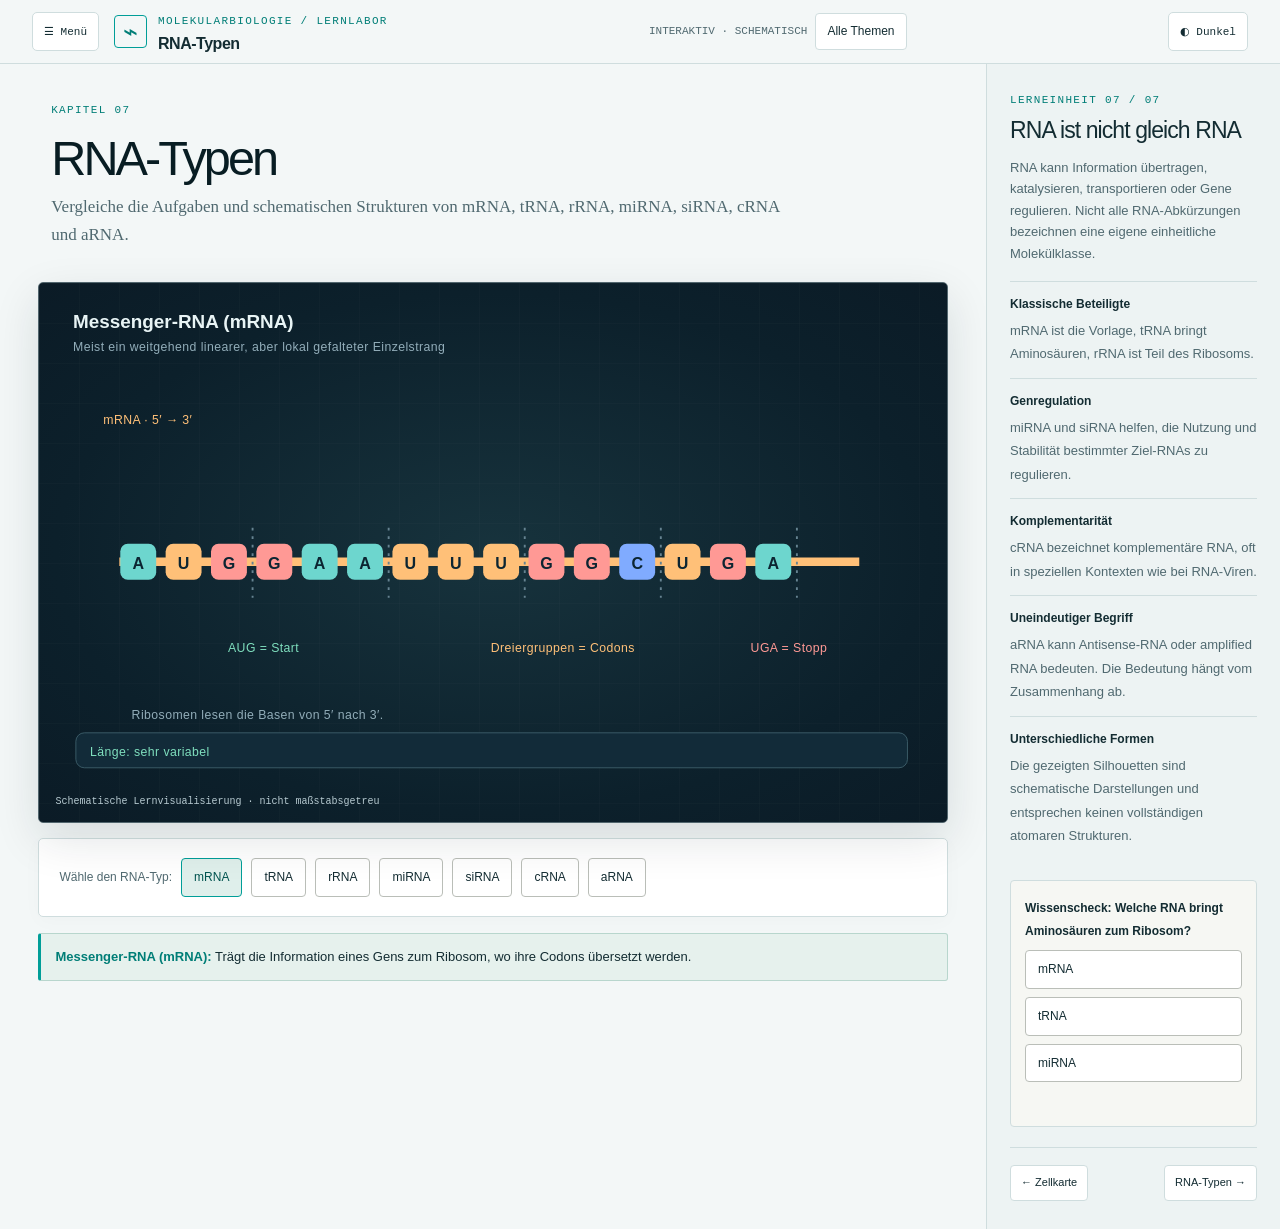
<file: 07_rna_typen.html>
<!doctype html><html lang="de"><head><meta charset="utf-8"><meta name="viewport" content="width=device-width,initial-scale=1"><meta name="description" content="Interaktives Biologie-Lernlabor: RNA-Typen"><title>RNA-Typen – DNA/RNA Lernlabor</title><style>
:root{color-scheme:dark;--bg:#071119;--panel:#0e1b26;--panel2:#142633;--line:#293d49;--ink:#ebf5f6;--muted:#9db4be;--cyan:#71d4ef;--orange:#ffc078;--mint:#7fdfbe;--purple:#c8a4f4;--red:#f49d99}
*{box-sizing:border-box}html{scroll-behavior:smooth}body{margin:0;min-width:320px;background:var(--bg);color:var(--ink);font:14px/1.55 system-ui,-apple-system,'Segoe UI',sans-serif}button,input,select{font:inherit}button,a,input,select{outline-offset:3px}button:focus-visible,a:focus-visible,input:focus-visible,select:focus-visible{outline:2px solid var(--mint)}a{color:inherit;text-decoration:none}
.shell{min-height:100vh;display:grid;grid-template-columns:215px minmax(0,1fr) 288px;grid-template-rows:68px minmax(0,1fr)}.top{grid-column:1/-1;display:flex;align-items:center;justify-content:space-between;gap:16px;padding:0 24px;background:#0b1822;border-bottom:1px solid var(--line)}.brand{display:flex;gap:12px;align-items:center}.mark{display:grid;place-items:center;width:38px;height:38px;border:1px solid #36736e;background:#12312e;color:var(--mint);border-radius:11px;font-size:22px;font-weight:700}.eyebrow{color:var(--mint);font-size:10px;letter-spacing:.17em;font-weight:800;text-transform:uppercase}.brand b{display:block;font-size:16px;letter-spacing:-.03em}.topright{font-size:12px;color:var(--muted);display:flex;gap:14px;align-items:center}.topright a{border:1px solid #39525e;padding:7px 12px;border-radius:8px;color:#e5f4f5}.topright a:hover{background:#213543}
.nav{background:#0b1822;border-right:1px solid var(--line);padding:24px 12px;overflow-y:auto}.sidehead{padding:0 12px;color:#8da6b3;font-size:10px;letter-spacing:.12em;text-transform:uppercase;font-weight:800;margin-bottom:14px}.navlist{display:grid;gap:4px}.navlist a{display:flex;align-items:center;gap:11px;border-radius:10px;border:1px solid transparent;padding:11px 10px;color:#a6bdc8;font-size:12px}.navlist a span{font:700 11px ui-monospace,monospace;color:#75a8b8;min-width:20px}.navlist a:hover{background:#1b2c39;color:#fff}.navlist a.active{color:#eaf9fa;background:#1a3440;border-color:#366878}.navlist a.active span{color:var(--mint)}.navnotice{border-top:1px solid var(--line);margin-top:23px;padding:18px 11px;font-size:11px;line-height:1.65;color:#8ba5b2}
.main{min-width:0;background:radial-gradient(ellipse at 54% 32%,#18323c 0%,#0c202b 43%,#07131d 100%);display:flex;flex-direction:column}.headline{padding:26px 30px 10px}.headline h1{font-size:clamp(25px,3vw,38px);letter-spacing:-.055em;line-height:1.14;margin:5px 0 8px}.headline p{color:#a8c0ca;max-width:780px;margin:0;font-size:13px}.tag{font-size:10px;font-weight:800;letter-spacing:.13em;color:var(--mint);text-transform:uppercase}
.canvaswrap{margin:18px 25px 15px;border:1px solid #314956;background:radial-gradient(circle at center,#183341,#0d202b 63%,#0b1b26);border-radius:16px;min-height:375px;position:relative;overflow:hidden}.canvaswrap:before{content:'';position:absolute;inset:0;background-image:linear-gradient(#ffffff04 1px,transparent 1px),linear-gradient(90deg,#ffffff04 1px,transparent 1px);background-size:36px 36px;pointer-events:none}.viz{display:block;width:100%;height:auto;aspect-ratio:960/540;position:relative;z-index:1;user-select:none}.footviz{color:#8eabb9;font-size:11px;position:relative;z-index:2;padding:0 16px 13px}.viz text{font-family:system-ui,-apple-system,'Segoe UI',sans-serif;fill:#e8f4f5}.viz .minor{fill:#92adb9}.viz .cyan{fill:#71d4ef}.viz .orange{fill:#ffc078}.viz .mint{fill:#7fdfbe}.viz .purple{fill:#c8a4f4}.viz .red{fill:#ff9995}.viz .base{font-size:17px;font-weight:800;text-anchor:middle;dominant-baseline:central}.viz .cap{font-size:13px;letter-spacing:.035em}.viz .small{font-size:11px}.viz .big{font-size:20px;font-weight:700}.viz .pair{stroke:#9fb6c4;stroke-width:2;stroke-dasharray:3 5;opacity:.6}.viz .backbone{stroke:#6cd2ee;stroke-width:7;stroke-linecap:round;fill:none}.viz .backbone2{stroke:#ffc078;stroke-width:7;stroke-linecap:round;fill:none}
.controls{margin:0 25px 16px;border:1px solid var(--line);background:#122632;border-radius:13px;padding:15px 17px;display:flex;flex-direction:column;gap:12px}.controlrow{display:flex;gap:9px;align-items:center;flex-wrap:wrap}.controlrow label{color:#a4bcc6;font-size:12px}.controls button,.rpanel button,.controls select{background:#203a49;border:1px solid #496777;color:#e5f4f5;padding:9px 12px;border-radius:8px;cursor:pointer;font-size:12px}.controls button:hover,.rpanel button:hover{background:#2d5262}.controls button.active{background:#1b514d;border-color:#5ba795;color:#d8fff1}.controls input[type=range]{flex:1;min-width:140px;accent-color:var(--mint)}.mono{font:700 13px ui-monospace,monospace;color:var(--orange);letter-spacing:.04em;overflow-wrap:anywhere}.textinp{background:#0b1925;border:1px solid #57717e;border-radius:8px;padding:10px;color:#f1f9f9;text-transform:uppercase;font:700 14px ui-monospace,monospace;width:min(100%,350px)}.pills{display:flex;flex-wrap:wrap;gap:7px}.pills span{padding:5px 8px;border:1px solid #395663;background:#142d3a;border-radius:6px;font:600 12px ui-monospace,monospace;color:#c6e0e9}
.rpanel{background:#0b1822;border-left:1px solid var(--line);padding:26px 18px;overflow-y:auto}.rpanel h2{font-size:21px;letter-spacing:-.04em;line-height:1.2;margin:8px 0 12px}.rpanel p{font-size:12px;color:#adc2cc;margin:0 0 17px;line-height:1.7}.info{padding:13px 0;border-top:1px solid var(--line)}.info b{display:block;color:#e3f2f5;font-size:12px;margin-bottom:4px}.info span{color:#9fb7c3;font-size:12px;line-height:1.6}.stepslink{display:flex;gap:8px;justify-content:space-between;border-top:1px solid var(--line);padding-top:17px;margin-top:20px}.stepslink a{padding:8px 10px;background:#18313c;border-radius:7px;border:1px solid #34535e;font-size:11px}.stepslink a:hover{background:#254553}.quiz{margin:20px 0 8px;padding:14px;border:1px solid #3b5c67;border-radius:11px;background:#122936}.quiz strong{font-size:12px}.quiz .answer{display:block;text-align:left;width:100%;margin-top:8px}.quiz .feedback{min-height:21px;color:var(--mint);font-size:12px;margin-top:9px}.result{font-size:13px;color:#d6eaf0;background:#132e39;border:1px solid #416474;border-radius:9px;padding:13px 14px;min-height:45px;margin:0 25px 20px}.result strong{color:var(--mint)}.notebox{padding:10px 14px;margin:0 25px 18px;border-left:2px solid #77aeb9;color:#9db8c5;font-size:11px}
@media(max-width:1150px){.shell{grid-template-columns:170px minmax(0,1fr) 252px}.nav{padding:18px 7px}.rpanel{padding:19px 13px}.headline{padding:20px 20px 6px}.canvaswrap,.controls{margin-left:17px;margin-right:17px}.result,.notebox{margin-left:17px;margin-right:17px}}
@media(max-width:900px){.shell{grid-template-columns:1fr;grid-template-rows:auto auto auto auto}.top{grid-column:1;grid-row:1;min-height:64px}.nav{grid-column:1;grid-row:2;padding:9px 12px;border-right:0;border-bottom:1px solid var(--line);overflow:auto}.sidehead,.navnotice{display:none}.navlist{display:flex;min-width:max-content;gap:5px}.navlist a{padding:8px 10px}.main{grid-column:1;grid-row:3}.rpanel{grid-column:1;grid-row:4;border-left:0;border-top:1px solid var(--line);display:block}.viz{min-height:260px}.canvaswrap{min-height:0}.rpanel .factgrid{display:grid;grid-template-columns:repeat(2,minmax(0,1fr));gap:5px 16px}.topright span{display:none}}
@media(max-width:540px){.top{padding:9px 12px}.brand b{font-size:13px}.topright{gap:5px}.topright a{font-size:11px;padding:6px}.headline{padding:19px 16px 0}.headline h1{font-size:27px}.canvaswrap{margin:12px 9px}.viz{min-height:220px}.controls{margin:0 9px 13px}.result,.notebox{margin:0 9px 12px}.rpanel .factgrid{display:block}.controlrow button{font-size:11px;padding:7px 9px}}
@media(prefers-reduced-motion:reduce){*{scroll-behavior:auto!important;transition:none!important}}
</style><link rel="stylesheet" href="modern-objectivity.css">
<link rel="stylesheet" href="lab-theme.css">
<script defer src="lab-theme.js"></script>
</head>
<body><div class="shell"><header class="top"><a class="brand" href="index.html"><span class="mark">⌁</span><span><span class="eyebrow">Molekularbiologie / Lernlabor</span><b>RNA-Typen</b></span></a><div class="topright"><span>INTERAKTIV · SCHEMATISCH</span><a href="index.html">Alle Themen</a></div></header>
<nav class="nav" aria-label="Kapitel"><div class="sidehead">Lernpfad</div><div class="navlist"><a href="index.html" class=""><span>00</span>Übersicht</a><a href="01_dna_rna.html" class=""><span>01</span>DNA &amp; RNA</a><a href="02_replikation.html" class=""><span>02</span>Replikation</a><a href="03_transkription.html" class=""><span>03</span>Transkription</a><a href="04_translation.html" class=""><span>04</span>Translation</a><a href="05_mutationen.html" class=""><span>05</span>Mutationen</a><a href="06_zellkarte.html" class=""><span>06</span>Zellkarte</a><a href="07_rna_typen.html" class="active"><span>07</span>RNA-Typen</a></div><div class="navnotice">Alle Inhalte sind schematische Lernmodelle. Keine atomgenauen Darstellungen. Die Seiten funktionieren einzeln und sind über lokale Links verbunden.</div></nav>
<main class="main"><div class="headline"><div class="tag">Kapitel 07</div><h1>RNA-Typen</h1><p>Vergleiche die Aufgaben und schematischen Strukturen von mRNA, tRNA, rRNA, miRNA, siRNA, cRNA und aRNA.</p></div>
<div class="canvaswrap"><svg class="viz" id="viz" viewBox="0 0 960 540" role="img" aria-label="Interaktives Schaubild: RNA-Typen"></svg><div class="footviz">Schematische Lernvisualisierung · nicht maßstabsgetreu</div></div>
<div class="controls"><div class="controlrow"><label>Wähle den RNA-Typ:</label><button data-rna="mRNA" class="active">mRNA</button><button data-rna="tRNA">tRNA</button><button data-rna="rRNA">rRNA</button><button data-rna="miRNA">miRNA</button><button data-rna="siRNA">siRNA</button><button data-rna="cRNA">cRNA</button><button data-rna="aRNA">aRNA</button></div></div><div class="result" id="result" aria-live="polite"></div></main>
<aside class="rpanel"><div class="tag">Lerneinheit 07 / 07</div><h2>RNA ist nicht gleich RNA</h2><p>RNA kann Information übertragen, katalysieren, transportieren oder Gene regulieren. Nicht alle RNA-Abkürzungen bezeichnen eine eigene einheitliche Molekülklasse.</p><div class="factgrid"><div class="info"><b>Klassische Beteiligte</b><span>mRNA ist die Vorlage, tRNA bringt Aminosäuren, rRNA ist Teil des Ribosoms.</span></div><div class="info"><b>Genregulation</b><span>miRNA und siRNA helfen, die Nutzung und Stabilität bestimmter Ziel-RNAs zu regulieren.</span></div><div class="info"><b>Komplementarität</b><span>cRNA bezeichnet komplementäre RNA, oft in speziellen Kontexten wie bei RNA-Viren.</span></div><div class="info"><b>Uneindeutiger Begriff</b><span>aRNA kann Antisense-RNA oder amplified RNA bedeuten. Die Bedeutung hängt vom Zusammenhang ab.</span></div><div class="info"><b>Unterschiedliche Formen</b><span>Die gezeigten Silhouetten sind schematische Darstellungen und entsprechen keinen vollständigen atomaren Strukturen.</span></div></div><div class="quiz"><strong>Wissenscheck: Welche RNA bringt Aminosäuren zum Ribosom?</strong><button type="button" class="answer">mRNA</button><button type="button" class="answer">tRNA</button><button type="button" class="answer">miRNA</button><div class="feedback" role="status"></div></div><div class="stepslink"><a href="06_zellkarte.html">← Zellkarte</a><a href="07_rna_typen.html">RNA-Typen →</a></div></aside></div><script>
const NS='http://www.w3.org/2000/svg';
const E=(tag,attrs={},inside='')=>`<${tag} ${Object.entries(attrs).map(([k,v])=>`${k}="${String(v).replaceAll('"','&quot;')}"`).join(' ')}>${inside}</${tag}>`;
const T=(x,y,s,cls='',extra={})=>E('text',{x,y,class:cls,...extra},s);
const R=(x,y,w,h,fill='#142e3b',stroke='#395b6c',rx=9)=>E('rect',{x,y,width:w,height:h,rx,fill,stroke});
const L=(x1,y1,x2,y2,color='#80aec0',width=2,other={})=>E('line',{x1,y1,x2,y2,stroke:color,'stroke-width':width,...other});
const C=(x,y,r,fill,stroke='none',other={})=>E('circle',{cx:x,cy:y,r,fill,stroke,...other});
const P=(d,color='#a5bdc9',width=3,fill='none',other={})=>E('path',{d,stroke:color,'stroke-width':width,fill,...other});
const BASE_COLORS={A:'#6dd6ce',T:'#c8a4f4',U:'#ffc078',G:'#ff9995',C:'#80abff'};
function base(x,y,b,options={}){let {dim=false,size=40,outline=false}=options;let color=BASE_COLORS[b]||'#6f8495';let a=dim?'.38':'1';return `<g opacity="${a}">${R(x-size/2,y-size/2,size,size,outline?'#0f2430':color,outline?color:'none',8)}${T(x,y+1,b,'base',{fill:outline?color:'#0c2532',style:`fill:${outline?color:'#0c2532'}`})}</g>`}
function itemPills(s){return s.split(' ').map(x=>`<span>${x}</span>`).join('')}
function quiz(correct){document.querySelectorAll('.answer').forEach((b,i)=>b.addEventListener('click',()=>{let good=i===correct;b.parentElement.querySelector('.feedback').textContent=good?'Richtig.':`Noch nicht. ${document.querySelectorAll('.answer')[correct].textContent} ist richtig.`;b.parentElement.querySelectorAll('.answer').forEach((b,j)=>{b.style.borderColor=j===correct?'#7fdfbe':j===i?'#f49d99':'#496777'})}))}
function linkNav(){const nav=document.querySelector('.navlist'); if(!nav)return; nav.querySelectorAll('a').forEach(a=>{if(a.getAttribute('href')===location.pathname.split('/').pop()) a.classList.add('active')})}
linkNav();


const svg=document.getElementById('viz');let active='mRNA';
const TYPE={
 mRNA:{title:'Messenger-RNA (mRNA)',role:'Trägt die Information eines Gens zum Ribosom, wo ihre Codons übersetzt werden.',length:'Länge: sehr variabel',shape:'Meist ein weitgehend linearer, aber lokal gefalteter Einzelstrang'},
 tRNA:{title:'Transfer-RNA (tRNA)',role:'Transportiert eine Aminosäure zum Ribosom. Ihr Anticodon erkennt ein mRNA-Codon.',length:'Oft ungefähr 70–90 Nukleotide',shape:'Typische Kleeblatt-Sekundärstruktur; räumlich L-förmig'},
 rRNA:{title:'Ribosomale RNA (rRNA)',role:'Zusammen mit Proteinen bildet sie Ribosomen. rRNA katalysiert die Peptidbindung.',length:'Je nach rRNA-Typ sehr unterschiedlich',shape:'Stark gefaltete komplexe RNA-Struktur'},
 miRNA:{title:'Micro-RNA (miRNA)',role:'Reguliert Genexpression durch Bindung an Ziel-RNAs, oft mit nicht vollständig komplementärer Paarung.',length:'Reife miRNA meist ca. 22 Nukleotide',shape:'Entsteht aus einer RNA-Haarnadel; wirkt in Argonaute-Komplexen'},
 siRNA:{title:'Small interfering RNA (siRNA)',role:'Ermöglicht zielgerichtete RNA-Interferenz; bei hoher Komplementarität kann Ziel-RNA gespalten werden.',length:'Typischerweise ca. 21–23 Nukleotide',shape:'Entsteht häufig aus doppelsträngiger RNA und wirkt mit Argonaute'},
 cRNA:{title:'Complementary RNA (cRNA)',role:'Komplementäre RNA. Bei einigen RNA-Viren ist cRNA eine Vorlage für die Genomreplikation.',length:'Je nach System sehr unterschiedlich',shape:'Der Begriff beschreibt vor allem die komplementäre Beziehung'},
 aRNA:{title:'Antisense-RNA / amplified RNA (aRNA)',role:'aRNA kann Antisense-RNA (regulierende Gegenstrang-RNA) oder in der Labortechnik amplified RNA bedeuten.',length:'Keine einheitliche Länge',shape:'Keine einheitliche Form; die Abkürzung ist mehrdeutig'}
};
function backbone(points,color='#71d4ef',width=6){return E('polyline',{points:points.map(p=>p.join(',')).join(' '),stroke:color,'stroke-width':width,'stroke-linecap':'round','stroke-linejoin':'round',fill:'none'})}
function draw(){let d=TYPE[active],s=T(36,48,d.title,'big')+T(36,72,d.shape,'minor cap');
 if(active==='mRNA'){
  s+=T(68,149,'mRNA · 5′ → 3′','orange cap');s+=P('M85 295 L868 295','#ffc078',9);
  let seq='AUGGAAUUUGGCUGA';for(let i=0;i<seq.length;i++){let x=105+i*48;s+=base(x,295,seq[i],{size:38});if(i%3===2)s+=L(x+25,259,x+25,333,'#668391',2,{'stroke-dasharray':'3 6'})}
  s+=T(200,391,'AUG = Start','mint cap')+T(478,391,'Dreiergruppen = Codons','orange cap')+T(753,391,'UGA = Stopp','red cap');
  s+=T(98,461,'Ribosomen lesen die Basen von 5′ nach 3′.','minor cap');
 }else if(active==='tRNA'){
  s+=P('M477 117 L477 230 M477 240 C410 214 389 265 423 286 C450 297 449 335 415 344 C375 350 386 414 431 416 C474 415 462 377 476 359 C490 377 478 415 524 416 C567 414 578 350 535 344 C504 334 504 297 530 286 C563 265 543 214 477 240','#ffc078',12);
  s+=C(477,119,20,'#7fdfbe')+T(477,95,'Aminosäure','mint cap',{'text-anchor':'middle'});
  s+=T(477,451,'Anticodon: 3′–UAC–5′','orange cap',{'text-anchor':'middle'});
  s+=T(70,173,'Akzeptorarm','minor cap')+L(170,179,453,153,'#678d9c',2);
  s+=T(694,267,'tRNA bindet über das Anticodon','minor small')+T(694,286,'an ein passendes mRNA-Codon.','minor small');
 }else if(active==='rRNA'){
  s+=E('ellipse',{cx:488,cy:229,rx:227,ry:124,fill:'#4e8a82','fill-opacity':'.24',stroke:'#7fdfbe','stroke-width':6});
  s+=E('ellipse',{cx:489,cy:355,rx:171,ry:79,fill:'#557d9a','fill-opacity':'.26',stroke:'#71d4ef','stroke-width':6});
  for(let i=0;i<9;i++){let x=325+i*41;s+=P(`M${x} ${194+Math.sin(i)*15} q-23 -47 7 -28 q32 15 4 36`,'#7fdfbe',4)}
  s+=P('M155 319 H827','#ffc078',6)+T(487,100,'Große Untereinheit','mint cap',{'text-anchor':'middle'})+T(488,458,'Kleine Untereinheit · mRNA-Bindung','cyan cap',{'text-anchor':'middle'});
  s+=T(688,311,'mRNA','orange cap');
 }else if(active==='miRNA'){
  s+=T(79,122,'Vorläufer (Haarnadel)','purple cap');
  s+=P('M200 174 V331 Q200 395 269 395 Q337 395 337 331 V174','#c8a4f4',9);
  for(let i=0;i<8;i++)s+=L(207,192+i*18,330,192+i*18,'#c8a4f4',2,{'stroke-dasharray':'3 7'});
  s+=P('M389 288 H514','#7fdfbe',4)+T(448,270,'Reifung','mint small',{'text-anchor':'middle'});
  s+=E('ellipse',{cx:659,cy:292,rx:105,ry:65,fill:'#4e8a82','fill-opacity':'.22',stroke:'#7fdfbe','stroke-width':5});
  s+=P('M560 293 H755','#ffc078',6)+T(658,302,'miRNA','mint cap',{'text-anchor':'middle'});
  s+=T(567,393,'Argonaute-Komplex reguliert Ziel-mRNA','minor cap');
 }else if(active==='siRNA'){
  s+=T(59,148,'Kurze komplementäre RNA-Doppelstränge','purple cap');
  let a='AUGCUACGUA',b='UACGAUGCAU';for(let i=0;i<a.length;i++){let x=100+i*56;s+=base(x,235,a[i],{size:38});s+=base(x,298,b[i],{size:38});s+=L(x,256,x,275,'#8799b7',2,{'stroke-dasharray':'2 4'})}
  s+=P('M710 266 H820','#7fdfbe',4)+E('ellipse',{cx:844,cy:264,rx:53,ry:52,stroke:'#7fdfbe','stroke-width':5,fill:'#345451','fill-opacity':'.5'});
  s+=T(842,269,'RISC','mint small',{'text-anchor':'middle'});s+=T(240,395,'Ein Strang dient als Leitstrang für die Zielerkennung.','minor cap');
 }else{
  s+=T(71,148,active==='cRNA'?'RNA und komplementäre cRNA':'Sense-RNA und Antisense-RNA','purple cap');
  let a='AUGCCAUUGACU',b=[...a].map(v=>({A:'U',U:'A',G:'C',C:'G'})[v]).join('');
  s+=T(69,210,'5′','cyan cap')+T(855,210,'3′','cyan cap')+T(69,346,'3′','orange cap')+T(855,346,'5′','orange cap');
  for(let i=0;i<a.length;i++){let x=130+i*61;s+=base(x,210,a[i],{size:40});s+=base(x,346,b[i],{size:40});s+=L(x,233,x,324,'#7894a4',2,{'stroke-dasharray':'3 6'})}
  s+=T(76,433,active==='cRNA'?'Bei manchen RNA-Viren dient cRNA als Replikationszwischenprodukt.':'Antisense-RNA kann eine passende Ziel-RNA binden und regulieren.','minor cap');
 }
 s+=R(39,476,880,37,'#122b39','#3c5d69')+T(54,501,d.length,'mint cap');svg.innerHTML=s;
 document.getElementById('result').innerHTML=`<strong>${d.title}:</strong> ${d.role}`;
 document.querySelectorAll('[data-rna]').forEach(b=>b.classList.toggle('active',b.dataset.rna===active));
}
document.querySelectorAll('[data-rna]').forEach(b=>b.addEventListener('click',()=>{active=b.dataset.rna;draw()}));draw();

quiz(1);</script></body></html>
</file>
<file: modern-objectivity.css>
/*
Modern Objectivity — Laboratory Style Kit v0.1
GPL-2.0-only • practical reference implementation, not a universal brand.
Semantic tokens are intentionally overridable for each laboratory stage.
*/
:root {
  color-scheme: light;
  --mo-font: "Liberation Sans", "DejaVu Sans", Arial, sans-serif;
  --mo-mono: "Liberation Mono", "DejaVu Sans Mono", Consolas, monospace;
  --mo-serif: "Liberation Serif", Georgia, serif;
  --mo-bg: #f3f7f7;
  --mo-surface: #ffffff;
  --mo-surface-2: #edf3f3;
  --mo-surface-3: #e3eded;
  --mo-text: #132c32;
  --mo-text-strong: #081d23;
  --mo-muted: #506970;
  --mo-border: #cfddde;
  --mo-border-strong: #afc3c6;
  --mo-accent: #007e77;
  --mo-accent-active: #00625f;
  --mo-accent-light: #d9f5ef;
  --mo-accent-glow: #13d4b8;
  --mo-focus: #0b9fbe;
  --mo-danger: #b83d42;
  --mo-danger-bg: #fff0f0;
  --mo-warning: #986213;
  --mo-warning-bg: #fff4dd;
  --mo-ok: #147b58;
  --mo-ok-bg: #e1f6eb;
  --mo-info: #285f9c;
  --mo-info-bg: #e9f3fc;
  --mo-rail: #0b1d23;
  --mo-rail-text: #e0f2f2;
  --mo-rail-muted: #94b0b5;
  --mo-shadow: 0 14px 40px rgba(12, 45, 50, .07);
  --mo-radius: 9px;
  --mo-radius-sm: 5px;
  --mo-space-1: 4px;
  --mo-space-2: 8px;
  --mo-space-3: 12px;
  --mo-space-4: 16px;
  --mo-space-5: 20px;
  --mo-space-6: 24px;
  --mo-space-8: 32px;
  --mo-space-10: 40px;
  --mo-space-12: 48px;
  --mo-page-width: 1280px;
}
[data-theme="dark"] {
  color-scheme: dark;
  --mo-bg: #08191e;
  --mo-surface: #10272d;
  --mo-surface-2: #162f35;
  --mo-surface-3: #1e3a42;
  --mo-text: #d7e8e9;
  --mo-text-strong: #f4fbfa;
  --mo-muted: #a2bac0;
  --mo-border: #2a4a52;
  --mo-border-strong: #41616b;
  --mo-accent: #49d9c6;
  --mo-accent-active: #82eee0;
  --mo-accent-light: #16443f;
  --mo-accent-glow: #5ef6dd;
  --mo-focus: #81d8ff;
  --mo-danger: #ff949b;
  --mo-danger-bg: #3c252a;
  --mo-warning: #f5ca75;
  --mo-warning-bg: #3c321f;
  --mo-ok: #7ee6b8;
  --mo-ok-bg: #173d34;
  --mo-info: #9ccaff;
  --mo-info-bg: #20354d;
  --mo-shadow: 0 16px 44px rgba(0, 0, 0, .18);
}
*, *::before, *::after { box-sizing: border-box; }
html { scroll-behavior: smooth; scroll-padding-top: 24px; }
body { margin: 0; background: var(--mo-bg); color: var(--mo-text); font: 400 15px/1.62 var(--mo-font); -webkit-font-smoothing: antialiased; }
button, input, textarea, select { font: inherit; }
button { cursor: pointer; }
a { color: var(--mo-accent); text-underline-offset: 3px; }
a:hover { color: var(--mo-accent-active); }
:focus-visible { outline: 3px solid var(--mo-focus) !important; outline-offset: 3px; }
::selection { background: var(--mo-accent); color: #fff; }
h1,h2,h3,h4,p,figure { margin-top: 0; }
h1,h2,h3,h4 { color: var(--mo-text-strong); line-height: 1.18; letter-spacing: -.028em; }
h1 { font-size: clamp(2.4rem, 5vw, 4.8rem); font-weight: 650; }
h2 { font-size: clamp(1.6rem, 2.5vw, 2.6rem); font-weight: 650; }
h3 { font-size: 1.12rem; letter-spacing: -.015em; }
p { max-width: 75ch; }
small, .mo-small { font-size: .81rem; }
.mo-mono, code, pre, kbd { font-family: var(--mo-mono); font-variant-numeric: tabular-nums; }
code { font-size: .89em; }
.mo-tabular { font-variant-numeric: tabular-nums; font-feature-settings: "tnum"; }
.mo-muted { color: var(--mo-muted); }
.mo-eyebrow, .mo-kicker { display:block; font: 700 11px/1.5 var(--mo-mono); text-transform: uppercase; letter-spacing: .13em; color: var(--mo-accent); }
.mo-kicker { margin-bottom: 12px; }
.mo-lead { font-size: clamp(1.05rem, 1.6vw, 1.3rem); line-height: 1.65; color: var(--mo-muted); max-width: 69ch; }
.mo-strong { font-weight: 700; }
.mo-rule { border: 0; border-top: 1px solid var(--mo-border); margin: 28px 0; }
.mo-sr-only { position: absolute!important; width:1px!important; height:1px!important; overflow:hidden!important; clip:rect(0,0,0,0)!important; white-space:nowrap!important; }

/* Shell / page */
.mo-shell { display:grid; grid-template-columns: 254px minmax(0,1fr); min-height:100vh; }
.mo-sidebar { background: var(--mo-rail); color: var(--mo-rail-text); padding: 28px 18px; min-width:0; position:sticky; top:0; height:100vh; overflow-y:auto; display:flex; flex-direction:column; gap:28px; }
.mo-brand { display:flex; align-items:center; gap:12px; text-decoration:none; color:var(--mo-rail-text); line-height:1.2; font-weight:700; letter-spacing:.01em; font-size:14px; }
.mo-brand:hover { color:var(--mo-rail-text); }
.mo-brand-mark { width:35px; height:35px; flex:none; display:grid; place-items:center; color:#71eedb; background:linear-gradient(135deg,#123f40,#0b232a); border:1px solid #39746f; border-radius:8px; font:700 18px var(--mo-mono); }
.mo-brand small { display:block; margin-top:3px; color:var(--mo-rail-muted); font:400 10px var(--mo-mono); letter-spacing:.08em; text-transform:uppercase; }
.mo-nav-group { margin-bottom:17px; }
.mo-nav-title { font:700 10px/1.5 var(--mo-mono); color:#7ca5a8; text-transform:uppercase; letter-spacing:.15em; padding:0 12px; margin-bottom:7px; }
.mo-nav { display:grid; gap:3px; }
.mo-nav a { display:flex; align-items:center; justify-content:space-between; gap:8px; padding:9px 12px; border-radius:6px; color:var(--mo-rail-muted); text-decoration:none; font-size:13px; transition:background .15s,color .15s; }
.mo-nav a:hover,.mo-nav a[aria-current="page"],.mo-nav a.is-active { color:#f0ffff; background:#18363c; }
.mo-nav a[aria-current="page"]::after,.mo-nav a.is-active::after { content:""; width:5px; height:5px; border-radius:50%; background:#5ae6ce; }
.mo-sidebar-foot { margin-top:auto; padding:15px 12px 0; border-top:1px solid #2d4b50; color:var(--mo-rail-muted); font:11px/1.6 var(--mo-mono); }
.mo-main { min-width:0; }
.mo-topbar { display:flex; justify-content:space-between; align-items:center; gap:16px; min-height:68px; border-bottom:1px solid var(--mo-border); padding:14px clamp(22px,4vw,56px); background:var(--mo-surface); }
.mo-topbar-path { font:12px var(--mo-mono); color:var(--mo-muted); word-break:break-word; }
.mo-topbar-path strong { color:var(--mo-text-strong); font-weight:700; }
.mo-topbar-actions { display:flex; gap:9px; align-items:center; flex-wrap:wrap; }
.mo-content { width:min(100%, var(--mo-page-width)); margin:0 auto; padding:38px clamp(20px,4vw,56px) 90px; }
.mo-section { padding-top:46px; padding-bottom:46px; border-bottom:1px solid var(--mo-border); }
.mo-section-head { display:flex; justify-content:space-between; align-items:end; gap:22px; margin-bottom:25px; }
.mo-section-head h2 { margin:0 0 7px; }
.mo-section-head p { margin:0; color:var(--mo-muted); }
.mo-hero { position:relative; isolation:isolate; overflow:hidden; background:#0b2229; border-radius:14px; padding:clamp(30px,6vw,74px); color:#e5f6f4; min-height:385px; display:flex; flex-direction:column; justify-content:center; margin-bottom:12px; }
.mo-hero::before { content:""; position:absolute; inset:0; z-index:-2; background-image:linear-gradient(rgba(111,199,192,.06) 1px,transparent 1px),linear-gradient(90deg,rgba(111,199,192,.06) 1px,transparent 1px); background-size:32px 32px; mask-image:linear-gradient(to left,black,transparent 80%); }
.mo-hero::after { content:""; position:absolute; right:-110px; top:-125px; width:490px; aspect-ratio:1; z-index:-1; background:radial-gradient(circle at 45% 45%,transparent 18%,rgba(48,235,199,.46) 18.3%,transparent 18.8%,transparent 31%,rgba(48,235,199,.24) 31.3%,transparent 31.8%,transparent 49%,rgba(48,235,199,.14) 49.3%,transparent 49.8%); transform:rotate(-18deg); }
.mo-hero h1 { color:#fff; max-width:720px; margin:18px 0 18px; letter-spacing:-.055em; }
.mo-hero p { color:#b1d3d5; font-size:18px; max-width:590px; }
.mo-hero .mo-eyebrow { color:#64e8d1; }
.mo-hero-actions { display:flex; gap:10px; flex-wrap:wrap; margin-top:17px; }

/* Layout */
.mo-grid { display:grid; gap:16px; }
.mo-grid-2 { grid-template-columns:repeat(2,minmax(0,1fr)); }
.mo-grid-3 { grid-template-columns:repeat(3,minmax(0,1fr)); }
.mo-grid-4 { grid-template-columns:repeat(4,minmax(0,1fr)); }
.mo-flex { display:flex; align-items:center; gap:12px; }
.mo-between { display:flex; align-items:center; justify-content:space-between; gap:12px; }
.mo-wrap { flex-wrap:wrap; }
.mo-stack { display:grid; gap:14px; }
.mo-panel, .mo-card { background:var(--mo-surface); border:1px solid var(--mo-border); border-radius:var(--mo-radius); }
.mo-panel { padding:24px; }
.mo-card { padding:22px; box-shadow:var(--mo-shadow); }
.mo-card-head { display:flex; justify-content:space-between; align-items:center; gap:12px; margin-bottom:15px; }
.mo-card-head h3 { margin:0; }
.mo-stat { display:flex; flex-direction:column; gap:5px; min-width:0; }
.mo-stat-value { font:650 clamp(1.6rem,2.6vw,2.4rem)/1.13 var(--mo-mono); color:var(--mo-text-strong); letter-spacing:-.055em; }
.mo-stat-label { font-size:12px; color:var(--mo-muted); }
.mo-stat-foot { font:11px var(--mo-mono); color:var(--mo-accent); margin-top:8px; }

/* Controls */
.mo-btn { display:inline-flex; align-items:center; justify-content:center; gap:8px; appearance:none; padding:10px 15px; min-height:39px; color:var(--mo-text); background:var(--mo-surface); border:1px solid var(--mo-border-strong); border-radius:var(--mo-radius-sm); font:700 12px/1.3 var(--mo-font); text-decoration:none; transition:background .13s,border-color .13s,transform .13s; white-space:nowrap; }
.mo-btn:hover { background:var(--mo-surface-2); color:var(--mo-text-strong); border-color:var(--mo-accent); }
.mo-btn:active { transform:translateY(1px); }
.mo-btn:disabled { opacity:.48; cursor:not-allowed; transform:none; }
.mo-btn-primary { color:#fff; background:#007e77; border-color:#007e77; }
.mo-btn-primary:hover { color:#fff; background:#00635e; border-color:#00635e; }
.mo-btn-quiet { background:transparent; border-color:transparent; }
.mo-btn-quiet:hover { background:var(--mo-surface-2); }
.mo-btn-danger { color:var(--mo-danger); border-color:var(--mo-danger); }
.mo-btn-sm { min-height:32px; padding:7px 11px; font-size:11px; }
.mo-btn-lg { min-height:47px; padding:12px 21px; }
.mo-btn-on-dark { background:#1a494a; color:#e9fffc; border-color:#3d817b; }
.mo-btn-on-dark:hover { background:#23605f; border-color:#69d7ca; color:#fff; }
.mo-field { display:grid; gap:7px; min-width:0; }
.mo-field-label { font-size:12px; font-weight:700; color:var(--mo-text-strong); }
.mo-field-help { font-size:11px; color:var(--mo-muted); }
.mo-input,.mo-select,.mo-textarea { width:100%; min-height:41px; border:1px solid var(--mo-border-strong); border-radius:var(--mo-radius-sm); background:var(--mo-surface); color:var(--mo-text-strong); padding:9px 11px; outline:none; }
.mo-input::placeholder,.mo-textarea::placeholder { color:var(--mo-muted); opacity:.85; }
.mo-input:focus,.mo-select:focus,.mo-textarea:focus { border-color:var(--mo-accent); box-shadow:0 0 0 3px var(--mo-accent-light); }
.mo-input:disabled,.mo-select:disabled { opacity:.55; }
.mo-input[aria-invalid="true"] { border-color:var(--mo-danger); }
.mo-textarea { min-height:106px; resize:vertical; }
.mo-check { display:inline-flex; align-items:center; gap:9px; color:var(--mo-text); font-size:13px; cursor:pointer; }
.mo-check input { accent-color:var(--mo-accent); width:17px; height:17px; }
.mo-range { width:100%; accent-color:var(--mo-accent); cursor:pointer; }
.mo-switch { display:inline-flex; align-items:center; gap:10px; font-size:12px; cursor:pointer; }
.mo-switch input { appearance:none; width:38px; height:22px; border-radius:30px; border:1px solid var(--mo-border-strong); background:var(--mo-surface-3); position:relative; transition:background .15s; }
.mo-switch input::after { content:""; width:16px; height:16px; top:2px; left:2px; border-radius:50%; position:absolute; background:var(--mo-muted); transition:transform .15s, background .15s; }
.mo-switch input:checked { background:var(--mo-accent); border-color:var(--mo-accent); }
.mo-switch input:checked::after { transform:translateX(16px); background:#fff; }
.mo-switch input:focus-visible { outline:3px solid var(--mo-focus); outline-offset:2px; }

/* Status, notes, progress */
.mo-badge { display:inline-flex; gap:7px; align-items:center; min-height:23px; padding:2px 8px; font:700 10px/1.4 var(--mo-mono); text-transform:uppercase; letter-spacing:.045em; border:1px solid var(--mo-border); border-radius:4px; color:var(--mo-muted); background:var(--mo-surface-2); }
.mo-badge::before { content:""; width:6px; height:6px; border-radius:50%; background:currentColor; }
.mo-badge-success { color:var(--mo-ok); border-color:color-mix(in srgb,var(--mo-ok) 25%,var(--mo-border)); background:var(--mo-ok-bg); }
.mo-badge-warning { color:var(--mo-warning); border-color:color-mix(in srgb,var(--mo-warning) 25%,var(--mo-border)); background:var(--mo-warning-bg); }
.mo-badge-danger { color:var(--mo-danger); border-color:color-mix(in srgb,var(--mo-danger) 25%,var(--mo-border)); background:var(--mo-danger-bg); }
.mo-badge-info { color:var(--mo-info); border-color:color-mix(in srgb,var(--mo-info) 25%,var(--mo-border)); background:var(--mo-info-bg); }
.mo-note { display:flex; align-items:flex-start; gap:13px; padding:14px 16px; border-left:3px solid var(--mo-accent); background:var(--mo-accent-light); color:var(--mo-text); border-radius:0 var(--mo-radius-sm) var(--mo-radius-sm) 0; font-size:13px; }
.mo-note-warning { border-color:var(--mo-warning); background:var(--mo-warning-bg); }
.mo-note-danger { border-color:var(--mo-danger); background:var(--mo-danger-bg); }
.mo-progress { height:6px; width:100%; overflow:hidden; border-radius:10px; background:var(--mo-surface-3); }
.mo-progress > span { display:block; height:100%; border-radius:10px; background:var(--mo-accent); transition:width .25s ease; }
.mo-meter { display:grid; gap:8px; }
.mo-meter-label { display:flex; justify-content:space-between; font:11px var(--mo-mono); gap:8px; color:var(--mo-muted); }
.mo-meter-label strong { color:var(--mo-text-strong); }

/* Tabs */
.mo-tabs { display:flex; gap:4px; flex-wrap:wrap; border-bottom:1px solid var(--mo-border); margin-bottom:19px; }
.mo-tab { appearance:none; background:transparent; border:0; border-bottom:2px solid transparent; color:var(--mo-muted); padding:10px 15px 12px; margin-bottom:-1px; font:700 12px var(--mo-font); }
.mo-tab[aria-selected="true"] { color:var(--mo-accent); border-bottom-color:var(--mo-accent); }
.mo-tab:hover { color:var(--mo-text-strong); background:var(--mo-surface-2); }
[role="tabpanel"][hidden] { display:none!important; }

/* Tables and data */
.mo-table-wrap { width:100%; overflow-x:auto; border:1px solid var(--mo-border); border-radius:var(--mo-radius); background:var(--mo-surface); }
.mo-table { border-collapse:collapse; width:100%; min-width:550px; font-size:12px; font-variant-numeric:tabular-nums; }
.mo-table th { text-align:left; font:700 10px/1.4 var(--mo-mono); color:var(--mo-muted); text-transform:uppercase; letter-spacing:.06em; background:var(--mo-surface-2); padding:13px 15px; border-bottom:1px solid var(--mo-border); white-space:nowrap; }
.mo-table td { padding:13px 15px; border-bottom:1px solid var(--mo-border); vertical-align:middle; color:var(--mo-text); }
.mo-table tbody tr:last-child td { border-bottom:0; }
.mo-table tbody tr:hover { background:var(--mo-surface-2); }
.mo-table td.mo-num, .mo-table th.mo-num { text-align:right; font-family:var(--mo-mono); }
.mo-table td strong { color:var(--mo-text-strong); }
.mo-table-muted { color:var(--mo-muted); }
.mo-positive { color:var(--mo-ok); }
.mo-negative { color:var(--mo-danger); }

/* Visual media */
.mo-chart { position:relative; min-height:180px; width:100%; border:1px solid var(--mo-border); border-radius:var(--mo-radius); overflow:hidden; background:var(--mo-surface); }
.mo-chart svg { display:block; width:100%; height:auto; }
.mo-chart-grid { stroke:var(--mo-border); stroke-width:1; }
.mo-chart-line { stroke:var(--mo-accent); stroke-width:2.4; fill:none; vector-effect:non-scaling-stroke; }
.mo-chart-area { fill:var(--mo-accent); fill-opacity:.10; }
.mo-chart-label { fill:var(--mo-muted); font:10px var(--mo-mono); }
.mo-code { border:1px solid var(--mo-border); background:var(--mo-surface-2); border-radius:var(--mo-radius); overflow:auto; padding:20px; font:12px/1.7 var(--mo-mono); color:var(--mo-text); white-space:pre; tab-size:2; }
.mo-swatch { overflow:hidden; border:1px solid var(--mo-border); border-radius:var(--mo-radius); background:var(--mo-surface); }
.mo-swatch-fill { height:81px; }
.mo-swatch-caption { padding:11px 12px; display:grid; gap:3px; }
.mo-swatch-caption strong { font-size:12px; }
.mo-swatch-caption code { font-size:11px; color:var(--mo-muted); }
.mo-steps { list-style:none; padding:0; margin:0; display:grid; gap:9px; }
.mo-steps li { display:flex; align-items:flex-start; gap:14px; font-size:13px; }
.mo-steps li span:first-child { width:30px; height:30px; background:var(--mo-accent-light); color:var(--mo-accent); font:700 11px var(--mo-mono); display:grid; place-items:center; border-radius:5px; flex:none; }
.mo-toast { position:fixed; z-index:100; right:25px; bottom:25px; border:1px solid var(--mo-border-strong); border-left:4px solid var(--mo-accent); border-radius:6px; background:var(--mo-surface); color:var(--mo-text-strong); box-shadow:var(--mo-shadow); padding:15px 19px; max-width:min(360px,calc(100vw - 30px)); font-size:13px; }
.mo-toast[hidden] { display:none; }
.mo-placeholder { border:1px dashed var(--mo-border-strong); border-radius:var(--mo-radius); padding:25px; text-align:center; color:var(--mo-muted); }
.mo-tag { font:700 10px var(--mo-mono); padding:4px 7px; border-radius:4px; background:var(--mo-surface-2); border:1px solid var(--mo-border); color:var(--mo-muted); }
.mo-mark { color:var(--mo-accent); }

/* Responsive */
@media (max-width:1100px) { .mo-grid-4 {grid-template-columns:repeat(2,minmax(0,1fr))} }
@media (max-width:900px) {
  .mo-shell { display:block; }
  .mo-sidebar { position:relative; height:auto; padding:14px 18px; gap:12px; }
  .mo-sidebar nav { display:flex; gap:12px; overflow:auto; scrollbar-width:thin; }
  .mo-nav-group { margin:0; flex:none; }
  .mo-nav-title,.mo-sidebar-foot { display:none; }
  .mo-nav { display:flex; }
  .mo-nav a {white-space:nowrap; padding:7px 10px}
  .mo-topbar {padding:14px 20px}
  .mo-content {padding:24px 18px 70px}
  .mo-section {padding:34px 0}
}
@media (max-width:640px) {
  .mo-grid-2,.mo-grid-3,.mo-grid-4 {grid-template-columns:1fr}
  .mo-section-head {display:block}
  .mo-section-head > :last-child {margin-top:13px}
  .mo-topbar {align-items:start;flex-wrap:wrap}
  .mo-panel,.mo-card {padding:17px}
  .mo-hero {min-height:360px; padding:28px 22px}
  .mo-hero::after {right:-220px}
  .mo-stat-value {font-size:2rem}
}
@media (prefers-reduced-motion:reduce) {
  html {scroll-behavior:auto}
  *,*::before,*::after { animation-duration:.01ms!important; animation-iteration-count:1!important; transition-duration:.01ms!important; }
}
</file>
<file: lab-theme.css>
/* Apperception Machinery / Learning Labs — Modern Objectivity adaptation
   Derived from the supplied BrandBook V0.2 (working draft).
   The stage retains scientific accent colors; the UI uses the brand's neutral system.
*/
:root {
  color-scheme: light;
  /* Modern Objectivity practical kit v0.1 / local stage mapping. */
  --base:var(--mo-bg); --surface:var(--mo-surface); --soft:var(--mo-surface-2); --hairline:var(--mo-border);
  --text:var(--mo-text); --ink:var(--mo-text); --muted:var(--mo-muted);
  --signal:#009E98; --signal-deep:var(--mo-accent);
  --mint:#009E98; --bg:var(--mo-bg); --panel:var(--mo-surface); --panel2:var(--mo-surface-2); --line:var(--mo-border);
  /* Domain-specific diagram colors, distinct from the UI accent. */
  --cyan:#377F9A; --orange:#A16B30; --purple:#805F9E; --red:#B95652;
}
html {scroll-behavior:smooth}
body {background:var(--base);color:var(--text);font:15px/1.57 'Liberation Sans',Arial,Helvetica,sans-serif;-webkit-font-smoothing:antialiased}
body,button,input,select {font-family:'Liberation Sans',Arial,Helvetica,sans-serif}
:focus-visible {outline:3px solid var(--mo-focus)!important;outline-offset:3px}
.eyebrow,.tag,.section-label,.sidehead,.mono,.number,.navlist span,.chapter .number {font-family:'Liberation Mono',monospace!important;letter-spacing:.075em}
.eyebrow,.tag {color:var(--signal-deep)!important;font-size:11px;font-weight:500!important;letter-spacing:.12em}
h1,h2,h3 {letter-spacing:-.045em}
[hidden]{display:none!important}
/* Shell: quiet editorial UI; scientific diagrams remain a dark stage. */
.shell {grid-template-columns:minmax(0,1fr) 294px;grid-template-rows:64px minmax(0,1fr)}
.shell>.nav {display:none!important}
.top,.app>header {background:var(--base)!important;color:var(--text)!important;border-bottom:1px solid var(--hairline)!important;min-height:64px;gap:15px}
.top {padding:0 clamp(14px,2.5vw,36px)!important}
.topright {margin-left:auto;gap:8px!important}
.topright a,.header-note a,.homebtn {border:1px solid var(--hairline)!important;background:var(--surface)!important;color:var(--text)!important;border-radius:4px!important;text-decoration:none;padding:8px 11px!important;font-size:12px}
.topright a:hover,.header-note a:hover {border-color:var(--signal)!important;background:var(--soft)!important}
.topright>span,.header-note {color:var(--muted)!important;font:11px 'Liberation Mono',monospace}
.brand {color:var(--text)!important;text-decoration:none!important;gap:11px!important;min-width:0}
.brand b,.brand strong {color:var(--text)!important;font-weight:700;letter-spacing:-.03em}
.brand .eyebrow {color:var(--signal-deep)!important}
.brand .mark {background:transparent!important;border:1px solid var(--signal)!important;color:var(--signal-deep)!important;border-radius:4px!important;width:33px!important;height:33px!important;font:25px 'Liberation Serif',serif!important;flex-shrink:0}
.main {grid-column:1;grid-row:2;min-width:0;background:var(--base)!important;color:var(--text)!important}
.rpanel {grid-column:2;grid-row:2;background:var(--soft)!important;color:var(--text)!important;border-left:1px solid var(--hairline)!important;padding:28px 23px!important}
.headline {padding:clamp(24px,3vw,43px) clamp(20px,4vw,56px) 15px!important}
.headline h1,.glossary-intro h1 {font-size:clamp(33px,3.8vw,58px)!important;font-weight:400;line-height:1.1;letter-spacing:-.06em;margin-top:12px!important}
.headline p,.glossary-intro p {font:17px/1.65 'Liberation Serif',Georgia,serif!important;color:var(--muted)!important;max-width:740px}
.rpanel h2 {font-size:23px!important;font-weight:400;letter-spacing:-.04em;color:var(--text)!important}
.rpanel p,.rpanel .info span {color:var(--muted)!important;font-size:13px;line-height:1.65}
.rpanel .info {border-color:var(--hairline)!important}
.rpanel .info b {color:var(--text)!important}
.rpanel .tag {color:var(--signal-deep)!important}
.stepslink a {border:1px solid var(--hairline)!important;background:var(--surface)!important;color:var(--text)!important;border-radius:4px!important}
.stepslink a:hover {border-color:var(--signal)!important;background:var(--soft)!important}
/* Scientific stage: the dark canvas keeps the contrast of diagrams and generated SVG labels. */
.canvaswrap {background:radial-gradient(ellipse at center,#17333D 0%,#0C202B 68%,#0B1B26 100%)!important;border:1px solid #52666E!important;border-radius:5px!important;box-shadow:0 16px 46px rgba(17,34,38,.12);margin-left:clamp(18px,3vw,45px)!important;margin-right:clamp(18px,3vw,45px)!important}
.canvaswrap::before {background-size:40px 40px!important}
.footviz {color:#B7CAD1!important;font-family:'Liberation Mono',monospace;font-size:10px}
.viz text {font-family:'Liberation Sans',Arial,sans-serif!important}
.controls,.result,.notebox {margin-left:clamp(18px,3vw,45px)!important;margin-right:clamp(18px,3vw,45px)!important}
.controls {background:var(--surface)!important;border:1px solid var(--hairline)!important;border-radius:5px!important;padding:19px 20px!important;box-shadow:0 4px 20px rgba(0,0,0,.025)}
.controlrow label {color:var(--muted)!important}
.controls button,.rpanel button,.controls select {background:var(--surface)!important;color:var(--text)!important;border:1px solid #BABEB8!important;border-radius:4px!important;min-height:36px}
.controls button:hover,.rpanel button:hover {background:var(--soft)!important;border-color:var(--signal)!important}
.controls button.active {background:#DFEFEB!important;color:#00534F!important;border-color:var(--signal)!important}
.controls input[type=range],.process input[type=range] {accent-color:var(--signal)!important}
.mono {color:var(--signal-deep)!important}
.textinp,.glossary-controls input,.glossary-controls select {background:var(--surface)!important;border:1px solid #ABB3AD!important;color:var(--text)!important;border-radius:4px!important}
.pills span {background:var(--soft)!important;color:var(--text)!important;border:1px solid var(--hairline)!important;border-radius:3px!important}
.quiz {background:#F6F7F3!important;border:1px solid var(--hairline)!important;border-radius:4px!important;color:var(--text)!important}
.quiz .feedback {color:var(--signal-deep)!important}
.result {background:#E6F1ED!important;color:var(--text)!important;border:1px solid #B8D6CD!important;border-left:3px solid var(--signal)!important;border-radius:3px!important}
.result strong {color:var(--signal-deep)!important}
.notebox {color:var(--muted)!important;border-left-color:var(--signal)!important}
/* Index / editorial orientation. */
.introhero {max-width:1220px!important;padding:clamp(44px,6vw,85px) clamp(22px,5vw,74px)!important}
.introhero h1 {font-size:clamp(48px,6.1vw,92px)!important;font-weight:400;letter-spacing:-.068em!important;color:var(--text)!important;max-width:900px}
.introhero>p {font:20px/1.64 'Liberation Serif',Georgia,serif!important;color:var(--muted)!important;max-width:720px!important}
.flowdiagram {border-top:1px solid var(--hairline);border-bottom:1px solid var(--hairline);padding:22px 0!important;margin:34px 0!important}
.flowdiagram span {background:var(--surface)!important;color:var(--text)!important;border:1px solid #BED1CC!important;border-radius:3px!important;font-size:14px}
.flowdiagram small {color:var(--signal-deep)!important;font:11px 'Liberation Mono',monospace;letter-spacing:.05em!important}
.gridchap {gap:12px!important}
.chapter {background:var(--surface)!important;color:var(--text)!important;border:1px solid var(--hairline)!important;border-radius:4px!important;min-height:144px;transition:border-color .15s,background .15s,transform .15s}
.chapter:hover {background:#F9FCFA!important;border-color:var(--signal)!important;transform:translateY(-2px)}
.chapter .number {color:var(--signal-deep)!important;font-weight:500}
.chapter h2 {color:var(--text)!important;font-weight:500}
.chapter p,.landingfoot {color:var(--muted)!important}
.chapter .chevron {color:var(--signal-deep)!important}
.landingfoot {border-top:1px solid var(--hairline)!important}
/* Glossary: neutral cards and high contrast search. */
.glossary-intro {padding:34px clamp(20px,3vw,45px) 13px!important}
.glossary-controls {background:var(--surface)!important;border:1px solid var(--hairline)!important;border-radius:5px!important;box-shadow:0 7px 23px rgba(0,0,0,.045)!important;margin-left:clamp(18px,3vw,45px)!important;margin-right:clamp(18px,3vw,45px)!important}
.glossary-controls label {color:var(--muted)!important}
.letters {margin-left:clamp(18px,3vw,45px)!important;margin-right:clamp(18px,3vw,45px)!important}
.letters button {background:var(--surface)!important;border:1px solid var(--hairline)!important;color:var(--text)!important;border-radius:3px!important}
.letters button:hover,.letters button[aria-pressed=true] {background:#DDEDE8!important;border-color:var(--signal)!important;color:#004F4B!important}
.glosscards {padding-left:clamp(18px,3vw,45px)!important;padding-right:clamp(18px,3vw,45px)!important}
.glossentry {background:var(--surface)!important;border:1px solid var(--hairline)!important;border-radius:4px!important;color:var(--text)!important}
.glossentry:target {background:#EAF6F1!important;border-color:var(--signal)!important}
.glossdef {color:var(--muted)!important}
.glossmeta,.glossmeta a,.glossaryhint,.noresults {color:var(--muted)!important}
.glossmeta a {color:var(--signal-deep)!important}
/* 3D explorer: preserve stage and inspection controls; align chrome with the lab system. */
.app {grid-template-rows:64px minmax(0,1fr)!important;grid-template-columns:250px minmax(0,1fr) 300px!important}
.app>header {padding:0 clamp(14px,2.5vw,32px)!important}
.app .brand .mark {display:flex}
.app .side {background:var(--surface)!important;color:var(--text)!important;padding:24px 18px!important}
.app .side.left {border-right:1px solid var(--hairline)!important}
.app .side.right {border-left:1px solid var(--hairline)!important;background:var(--soft)!important}
.app .section-label,.app .r-title {color:var(--signal-deep)!important;font-family:'Liberation Mono',monospace;font-size:11px;font-weight:500!important}
.app .tab {border-radius:4px!important;color:var(--muted)!important}
.app .tab:hover {background:var(--soft)!important}
.app .tab.active {background:#E3F0EA!important;border:1px solid #B3CFC4!important;color:var(--text)!important}
.app .tab small {color:var(--muted)!important}
.app .tab .num {color:var(--signal-deep)!important}
.app .line {background:var(--hairline)!important}
.app .legend-row,.app .mini-note {color:var(--muted)!important}
.app .stage {background:radial-gradient(ellipse at 52% 44%,#1b303a 0%,#101e29 42%,#08131d 84%)!important}
.app .stage-heading .eyebrow {color:#82CFC5!important}
.app .stage-heading h1 {color:#F0F4F1!important}
.app .stage-heading p {color:#BDD0D2!important}
.app .r-intro {color:var(--text)!important;font-weight:500!important}
.app .r-text,.app .fact p {color:var(--muted)!important}
.app .fact {border-color:var(--hairline)!important}
.app .fact small {color:var(--signal-deep)!important}
.app .fact strong {color:var(--text)!important}
.app .pill {background:var(--surface)!important;border-color:var(--hairline)!important;border-radius:4px!important}
.app .pill span {color:var(--muted)!important}
.app .pill.d b {color:#20718F!important}.app .pill.r b {color:#895514!important}
.app .process {background:var(--surface)!important;border:1px solid var(--hairline)!important;border-radius:4px!important}
.app .process-controls button {background:var(--soft)!important;border:1px solid #BFC7C0!important;color:var(--text)!important;border-radius:4px!important}
.app .counter,.app .sequence {color:var(--signal-deep)!important}
.app .bottom-link,.app .seq-caption {color:var(--muted)!important}
.app .bottom-link strong {color:var(--text)!important}
/* Global navigation shared by all independent HTML chapters. */
.labMenuButton,.labThemeButton {display:inline-flex;align-items:center;justify-content:center;gap:8px;white-space:nowrap;background:var(--surface);border:1px solid var(--hairline);border-radius:4px;color:var(--text);padding:8px 11px;font:11px 'Liberation Mono',monospace;min-height:35px;cursor:pointer}
.labMenuButton:hover,.labThemeButton:hover {border-color:var(--signal)}
.labMenuButton {order:-1;flex:0 0 auto}
.labThemeButton {flex:0 0 auto;margin-left:auto}
.labGlobalNav {position:fixed;inset:0 auto 0 0;width:min(290px,86vw);background:#202627;color:#E8EEEB;z-index:1100;transform:translateX(-104%);transition:transform .22s ease;box-shadow:14px 0 42px rgba(0,0,0,.17);display:flex;flex-direction:column;overflow:auto;visibility:hidden}
.labGlobalNav.open {transform:translateX(0);visibility:visible}
.labGlobalNav a {text-decoration:none;color:#C6D2CE}
.labGlobalNav .labBrand {padding:27px 25px 22px;border-bottom:1px solid #394343}
.labBrand .labWordmark {font:700 16px/.99 'Liberation Sans',Arial,sans-serif;letter-spacing:-.035em;color:#F2F3EF}
.labBrand .labSubtitle {display:block;font:10px 'Liberation Mono',monospace;letter-spacing:.12em;text-transform:uppercase;margin-top:12px;color:#8FA8A1}
.labNavHead {display:flex;align-items:center;justify-content:space-between;gap:12px}
.labNavClose {background:transparent;border:1px solid #4F6460;border-radius:4px;color:#E8EEEB;cursor:pointer;padding:6px 10px;font:20px 'Liberation Sans',Arial}
.labNavLabel {padding:25px 24px 8px;font:10px 'Liberation Mono',monospace;letter-spacing:.14em;text-transform:uppercase;color:#8AA09A}
.labNavLinks {padding:5px 13px 25px;display:grid;gap:3px}
.labNavLinks a {display:flex;gap:13px;padding:11px 12px;align-items:baseline;border:1px solid transparent;border-radius:4px;font-size:13px}
.labNavLinks a span {font:11px 'Liberation Mono',monospace;color:#80A6A0;min-width:21px}
.labNavLinks a:hover,.labNavLinks a[aria-current=page] {color:#FFF;background:#34403F}
.labNavLinks a[aria-current=page] {border-color:#477069}
.labNavLinks a[aria-current=page] span {color:#71D0C1}
.labNavFoot {margin-top:auto;border-top:1px solid #394343;padding:20px 25px 27px;font:11px/1.6 'Liberation Mono',monospace;color:#A2B3AE}
.labNavFoot b {color:#78CFC1}
.labNavBackdrop {position:fixed;inset:0;z-index:1099;background:rgba(11,20,22,.43);opacity:0;pointer-events:none;transition:opacity .2s ease}
.labNavBackdrop.visible {opacity:1;pointer-events:auto}
.labSkip {position:fixed;top:-80px;left:12px;z-index:1200;background:#202627;color:white;padding:10px 14px}
.labSkip:focus {top:12px}
.labBrandInline {font:10px 'Liberation Mono',monospace;color:var(--signal-deep);letter-spacing:.09em;text-transform:uppercase}
/* Optional dark UI, not the default. */
body.lab-dark {--base:#1E2325;--surface:#272D2F;--soft:#32393A;--hairline:#434A4C;--text:#ECEDEA;--ink:#ECEDEA;--muted:#B0B5B5;--signal-deep:#85D9CA;--line:#434A4C;--bg:#1E2325;--panel:#272D2F;--panel2:#32393A;color-scheme:dark}
body.lab-dark .brand .mark {color:#78D1C3!important}
body.lab-dark .chapter:hover {background:#303B3B!important}
body.lab-dark .controls button,body.lab-dark .rpanel button,body.lab-dark .controls select {border-color:#586462!important}
body.lab-dark .controls button.active,body.lab-dark .app .tab.active {background:#254D46!important;color:#CFF4E8!important;border-color:#4D998C!important}
body.lab-dark .quiz,body.lab-dark .glossentry:target,body.lab-dark .result {background:#273D39!important;color:var(--text)!important}
body.lab-dark .letters button:hover,body.lab-dark .letters button[aria-pressed=true] {background:#25544D!important;color:#D7F8EB!important}
body.lab-dark .flowdiagram span,body.lab-dark .pills span {background:var(--surface)!important;color:var(--text)!important}
body.lab-dark .chapter p,body.lab-dark .introhero>p {color:var(--muted)!important}
body.lab-dark .glossary-controls input,body.lab-dark .glossary-controls select,body.lab-dark .textinp {border-color:#697774!important}
/* No layout jumps on small screens; navigation remains an overlay. */
@media(max-width:1150px){.shell {grid-template-columns:minmax(0,1fr) 254px}.app {grid-template-columns:218px minmax(0,1fr) 260px!important}}
@media(max-width:900px){.shell {display:flex!important;flex-direction:column;min-height:100vh}.shell>.top,.shell>.main,.shell>.rpanel {width:100%}.shell>.rpanel {border-left:0!important;border-top:1px solid var(--hairline)!important}.app {grid-template-columns:1fr!important;grid-template-rows:64px auto minmax(470px,65vh) auto!important;max-height:none!important}.app>header {grid-row:1!important}.app .side.left {grid-row:2!important;grid-column:1!important;border-right:0!important;border-bottom:1px solid var(--hairline)!important}.app .stage {grid-row:3!important}.app .side.right {grid-row:4!important;grid-column:1!important;border-left:0!important;border-top:1px solid var(--hairline)!important}.app .side.left .section-label,.app .side.left .line,.app .side.left .legend,.app .side.left .mini-note {display:none!important}}
@media(max-width:600px){.top,.app>header {padding:9px 13px!important;flex-wrap:wrap;min-height:64px}.topright>span,.header-note>span {display:none!important}.topright {gap:4px!important}.topright a,.header-note a {padding:7px 8px!important;font-size:11px!important}.labThemeButton {margin-left:0}.labMenuButton {padding:7px 8px}.brand .eyebrow {font-size:9px!important}.brand b,.brand strong {font-size:13px!important}.brand .mark {width:28px!important;height:28px!important}.app .header-note {margin-left:auto}.app .brand .eyebrow {display:none}.introhero {padding:38px 19px!important}.introhero h1 {font-size:clamp(43px,12vw,61px)!important}.flowdiagram {gap:8px!important}.flowdiagram span {padding:8px 12px!important}.glossary-controls {position:relative!important;top:auto!important}.canvaswrap,.controls,.result,.notebox {margin-left:11px!important;margin-right:11px!important}}
@media(prefers-reduced-motion:reduce){.labGlobalNav,.labNavBackdrop,.chapter {transition:none!important}}
/* Modern Objectivity reference kit: laboratory-stage overrides. */
.labGlobalNav{background:var(--mo-rail)}
.labNavFoot a{color:#91e0d2;text-decoration:underline;text-underline-offset:3px}
.labNavFoot a:hover{color:#effffb}
.labMenuButton,.labThemeButton{border-radius:var(--mo-radius-sm);min-height:39px}
.labGlobalNav .labNavClose{border-radius:var(--mo-radius-sm)}
body.lab-dark{
  --mo-bg:#08191e;--mo-surface:#10272d;--mo-surface-2:#162f35;
  --mo-text:#d7e8e9;--mo-text-strong:#f4fbfa;--mo-muted:#a2bac0;
  --mo-border:#2a4a52;--mo-border-strong:#41616b;
  --mo-accent:#49d9c6;--mo-accent-active:#82eee0;--mo-focus:#81d8ff;
}
@media(prefers-reduced-motion:reduce){.labGlobalNav,.labNavBackdrop{transition:none!important}}
</file>
